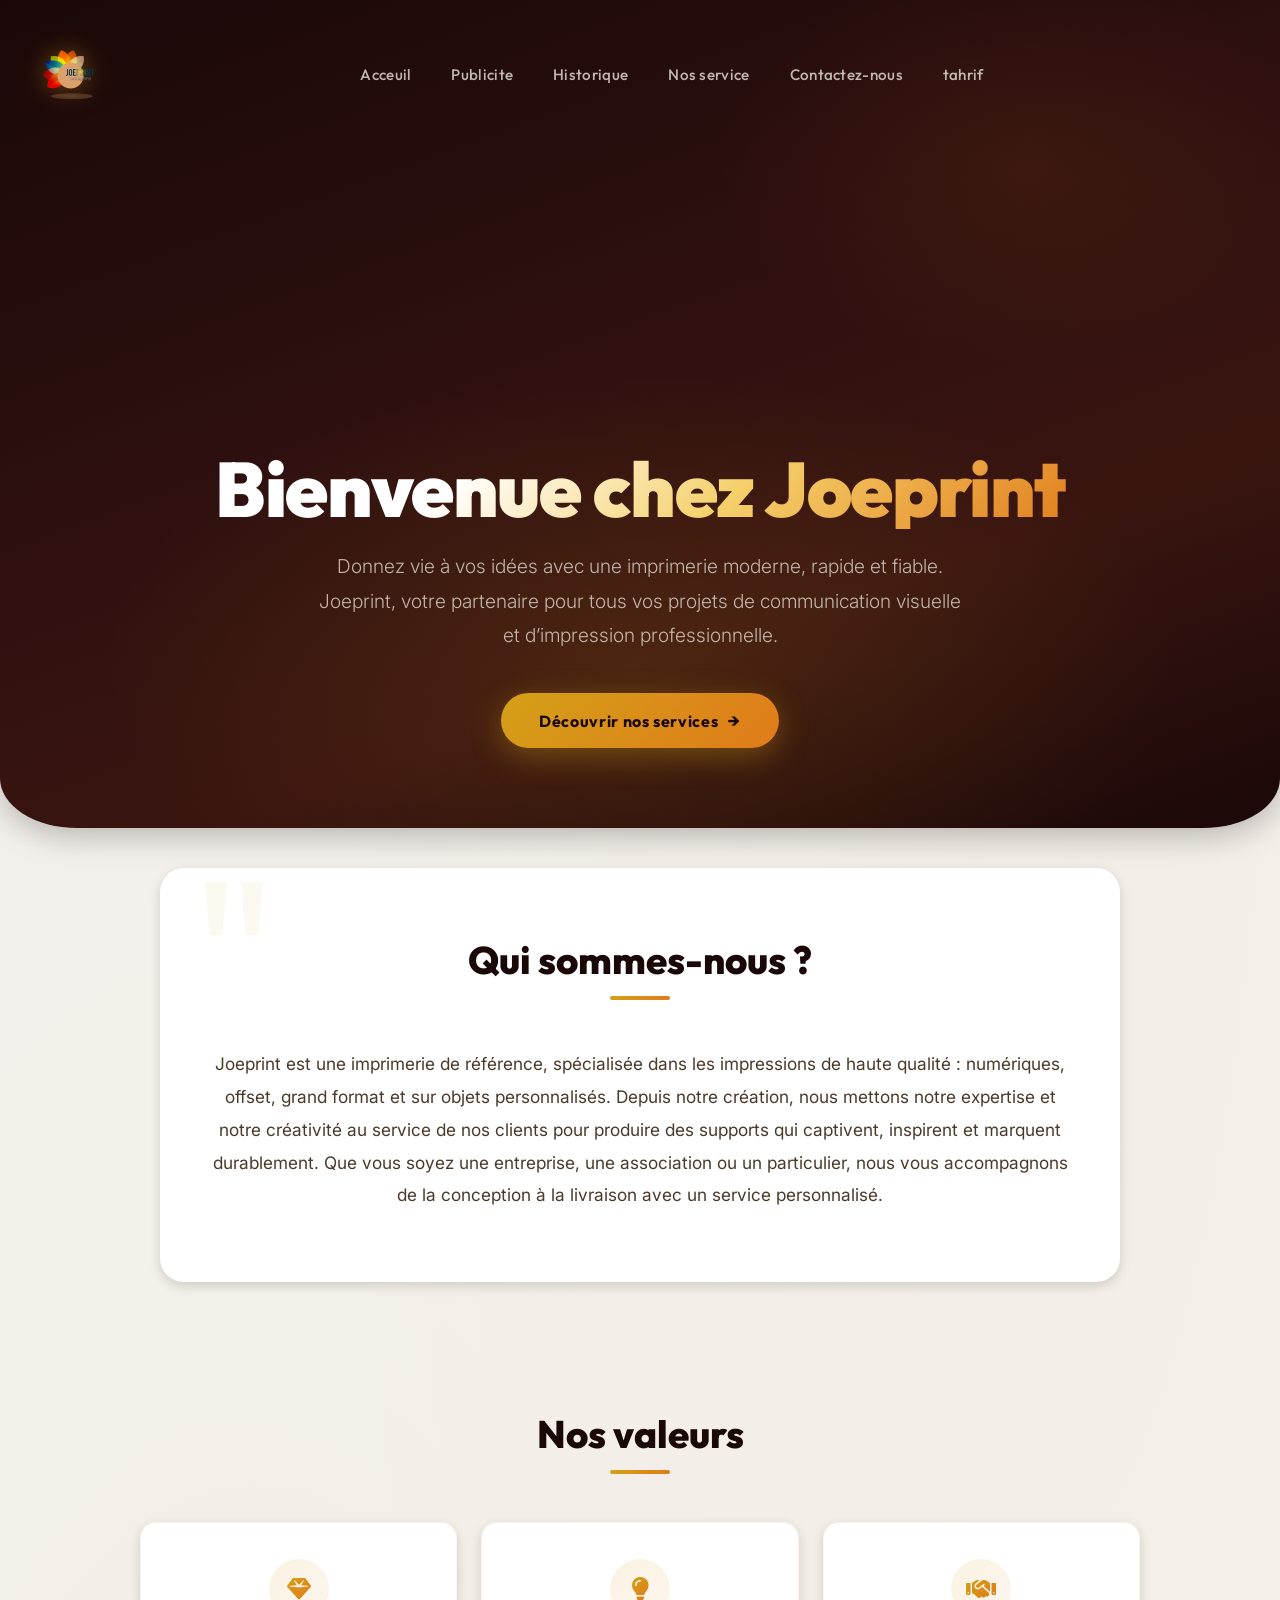
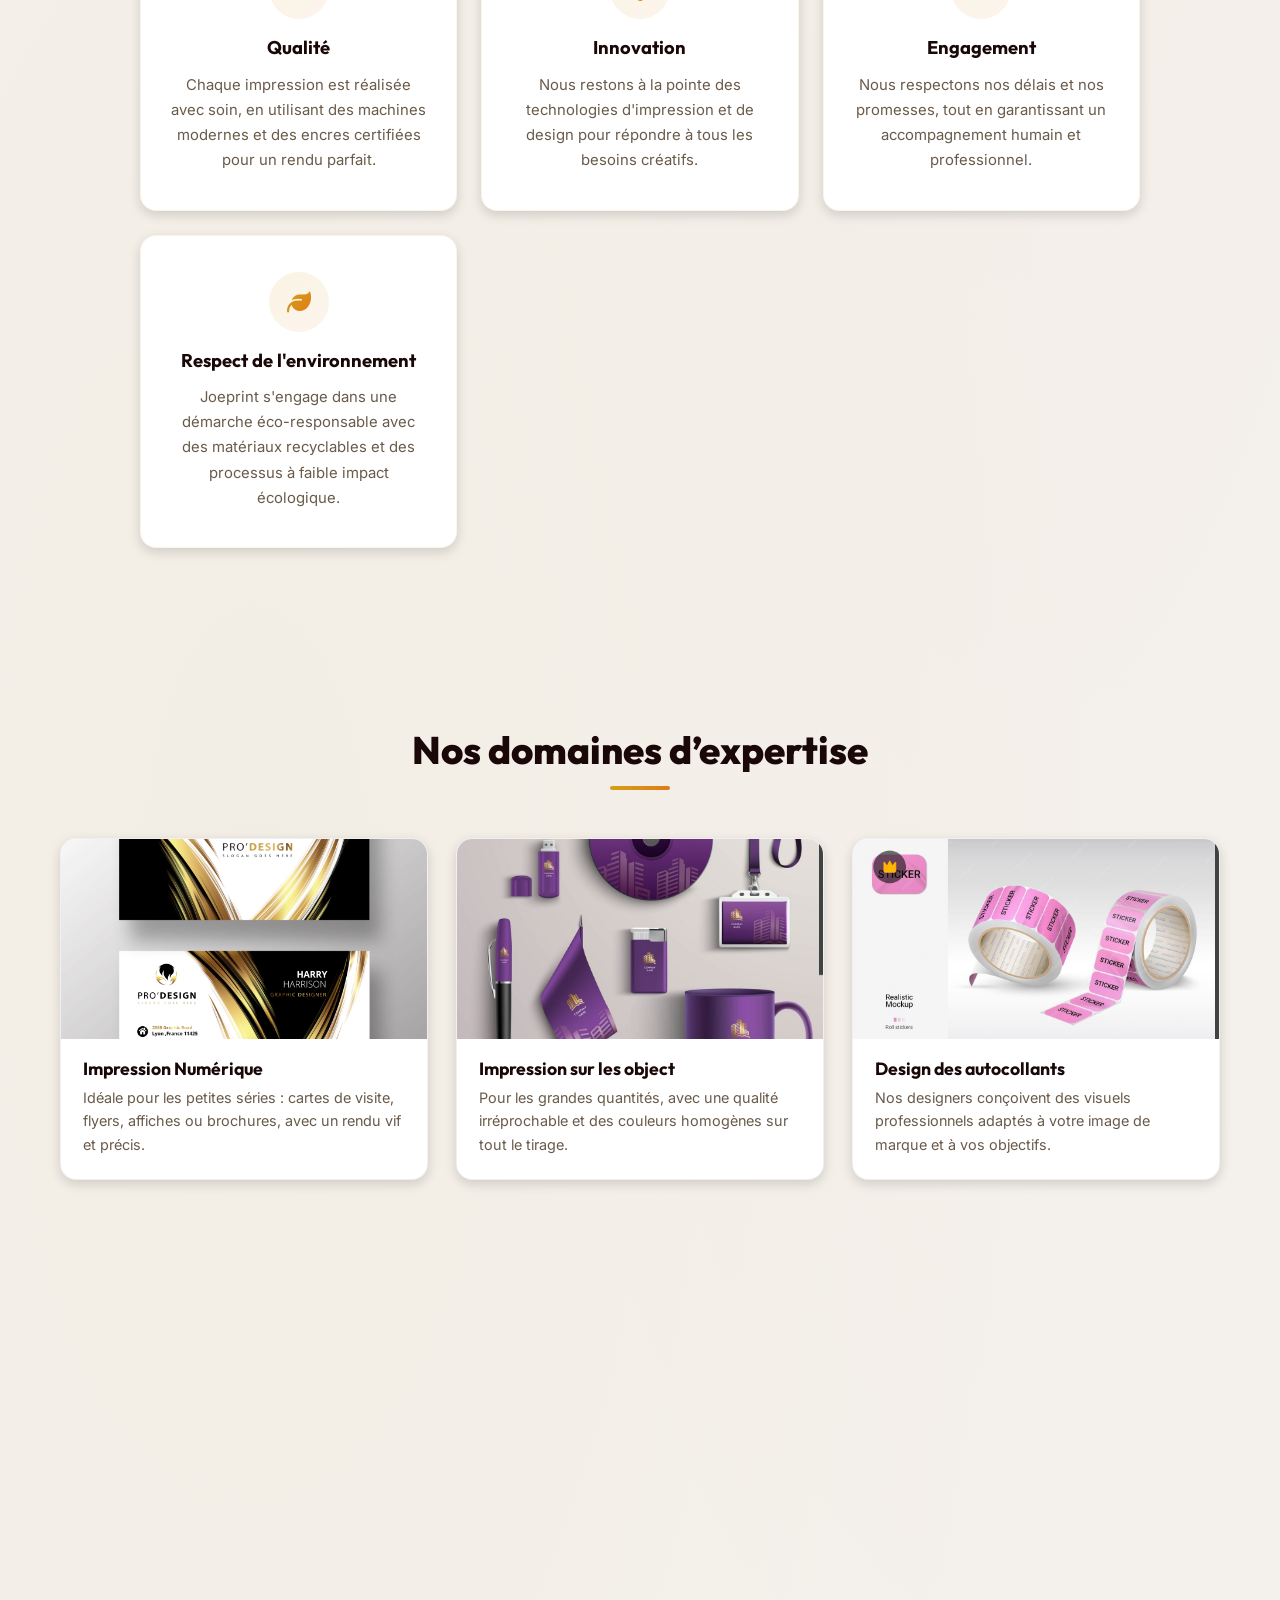
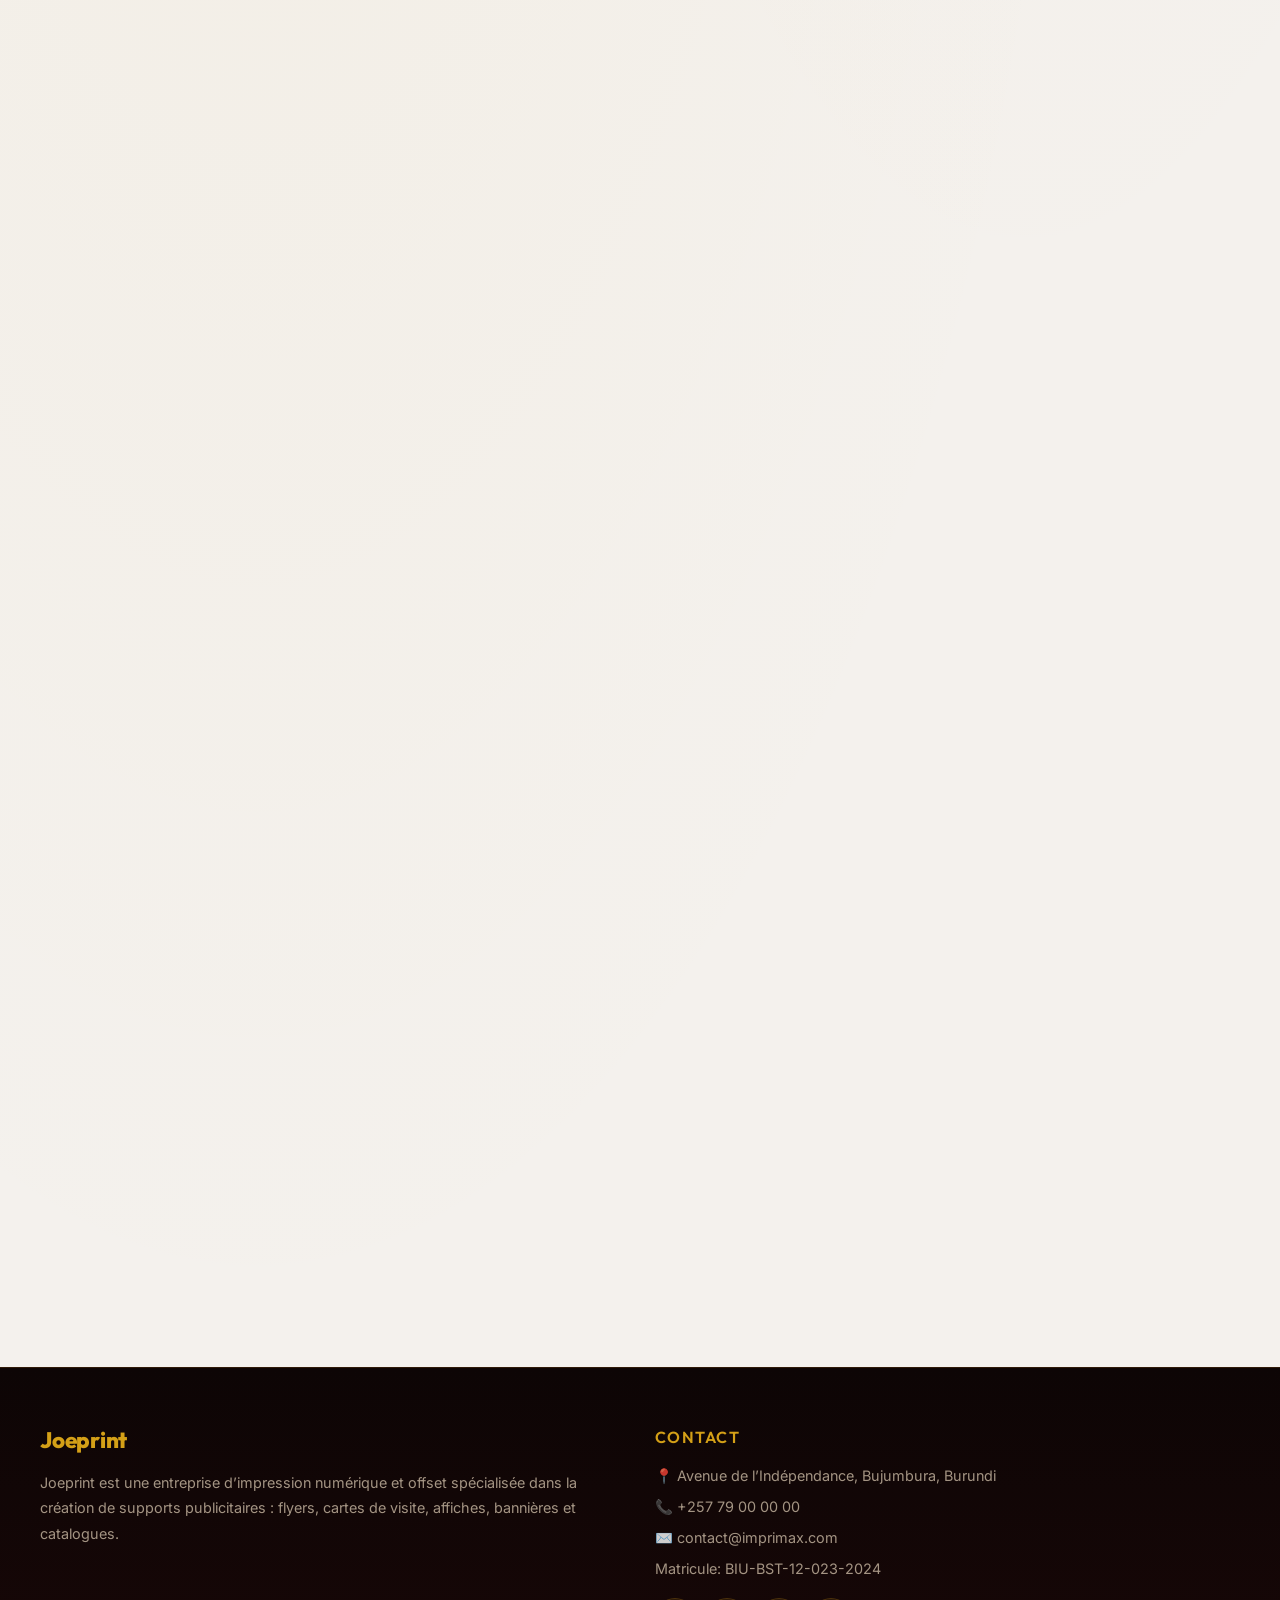
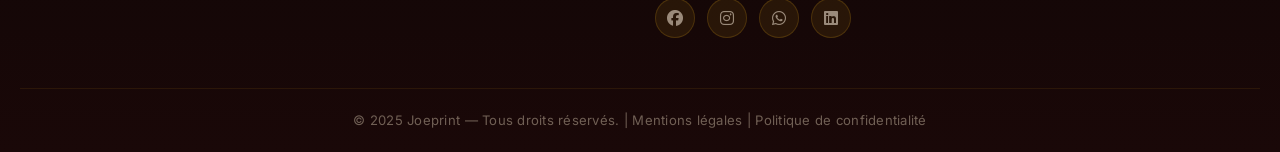
<file: index.html>
<!DOCTYPE html>
<html lang="fr">
<head>
  <meta charset="UTF-8" />
  <meta name="viewport" content="width=device-width, initial-scale=1.0" />
  <meta name="description" content="Joeprint – Votre imprimerie professionnelle à Bujumbura. Impression numérique, offset, grand format et objets personnalisés." />
  <title>Joeprint – Imprimerie Professionnelle</title>
  <link rel="preconnect" href="https://fonts.googleapis.com">
  <link rel="preconnect" href="https://fonts.gstatic.com" crossorigin>
  <link href="https://fonts.googleapis.com/css2?family=Outfit:wght@300;400;500;600;700;800;900&family=Inter:wght@300;400;500;600&display=swap" rel="stylesheet">
  <link rel="stylesheet" href="https://cdnjs.cloudflare.com/ajax/libs/font-awesome/6.5.0/css/all.min.css">
  <link rel="stylesheet" href="./Styles/Allstyle.css">
  <link rel="stylesheet" href="./Styles/mediastyle.css">
</head>
<body>

  <!-- HEADER -->
  <header class="tete">

    <div class="head">
      <div class="log"><img src="./images/My logo.png" alt="" class="ph"></div>

        <div class="head1">
            <a href="../IMPRIMERIE/index.html" class="link">Acceuil</a>
            <a href="./htmls/publicite.html" class="link">Publicite</a>
            <a href="./htmls/historique.html" class="link">Historique</a>
            <a href="./htmls/Nos_services.html" class="link">Nos service</a>
            <a href="./htmls/contacter_nous.html" class="link"> Contactez-nous</a>
            <a href="./htmls/taharif.html" class="link">tahrif</a>
        </div>

        <div></div>

      </div>
  <div class="hhead2">
    <div class="nav1">
      <a href="../index.html" class="link3">Acceuil</a><!--objectif-->
      <a href="./htmls/publicite.html" class="link3">Publicite</a>
      <a href="./htmls/historique.html" class="link3">Historique</a>
      <a href="./htmls/Nos_services.html" class="link3">Nos service</a>
    </div>

    <div class="nav2">
      <a href="./htmls/contacter_nous.html" class="link2"> Contactez-nous</a>
      <a href="./htmls/taharif.html" class="link2">tarifs</a>
    </div>
  </div>

    <h1>Bienvenue chez Joeprint</h1>
    <p>
      Donnez vie à vos idées avec une imprimerie moderne, rapide et fiable.  
      Joeprint, votre partenaire pour tous vos projets de communication visuelle et d’impression professionnelle.
    </p>
    <a href="./htmls/Nos_services.html" class="linc">Découvrir nos services</a>
  </header>

  <!-- A PROPOS -->
  <section class="about">
    <h2>Qui sommes-nous ?</h2>
    <p>
      Joeprint est une imprimerie de référence, spécialisée dans les impressions de haute qualité : numériques, offset, 
      grand format et sur objets personnalisés.  
      Depuis notre création, nous mettons notre expertise et notre créativité au service de nos clients pour produire des supports 
      qui captivent, inspirent et marquent durablement.  
      Que vous soyez une entreprise, une association ou un particulier, nous vous accompagnons de la conception à la livraison 
      avec un service personnalisé.
    </p>
  </section>

  <!-- NOS VALEURS -->
  <section>
    <h2>Nos valeurs</h2>
    <div class="values">
      <div class="value">
        <div class="value-icon"><i class="fas fa-gem"></i></div>
        <h3>Qualité</h3>
        <p>Chaque impression est réalisée avec soin, en utilisant des machines modernes et des encres certifiées pour un rendu parfait.</p>
      </div>
      <div class="value">
        <div class="value-icon"><i class="fas fa-lightbulb"></i></div>
        <h3>Innovation</h3>
        <p>Nous restons à la pointe des technologies d'impression et de design pour répondre à tous les besoins créatifs.</p>
      </div>
      <div class="value">
        <div class="value-icon"><i class="fas fa-handshake"></i></div>
        <h3>Engagement</h3>
        <p>Nous respectons nos délais et nos promesses, tout en garantissant un accompagnement humain et professionnel.</p>
      </div>
      <div class="value">
        <div class="value-icon"><i class="fas fa-leaf"></i></div>
        <h3>Respect de l'environnement</h3>
        <p>Joeprint s'engage dans une démarche éco-responsable avec des matériaux recyclables et des processus à faible impact écologique.</p>
      </div>
    </div>
  </section>

  <!-- SERVICES EN BREF -->
  <section class="services-preview">
    <h2>Nos domaines d’expertise</h2>
    <div class="service-grid">
      <div class="service-item">
        <img src="./les carte/luxury_psd_hand_sketch_business_card_template.jpg" alt="Impression numérique">
        <h3>Impression Numérique</h3>
        <p>Idéale pour les petites séries : cartes de visite, flyers, affiches ou brochures, avec un rendu vif et précis.</p>
      </div>
      <div class="service-item">
        <img src="./objects/Screenshot_20251112-100624.jpg" alt="Impression Offset">
        <h3>Impression sur les object</h3>
        <p>Pour les grandes quantités, avec une qualité irréprochable et des couleurs homogènes sur tout le tirage.</p>
      </div>
      <div class="service-item">
        <img src="./lesColan/Screenshot_20251112-092055.jpg" alt="Design graphique">
        <h3>Design des autocollants</h3>
        <p>Nos designers conçoivent des visuels professionnels adaptés à votre image de marque et à vos objectifs.</p>
      </div>
      <div class="service-item">
        <img src="./sur les tissu/Screenshot_20251112-093823.jpg" alt="Grand format">
        <h3>Impression Grand Format</h3>
        <p>Bannières, panneaux publicitaires et enseignes, imprimés en très haute définition pour un impact visuel maximal.</p>
      </div>
    </div>
  </section>

  <!-- ENGAGEMENT ECO -->
  <section class="eco">
    <h3>Un engagement pour un futur plus vert 🌱</h3>
    <p>
      Chez Joeprint, nous croyons qu’imprimer peut aussi rimer avec respect de la planète.  
      C’est pourquoi nous utilisons des papiers recyclés, des encres écologiques et optimisons nos processus pour réduire les déchets.  
      Ensemble, faisons de la communication visuelle un outil responsable.
    </p>
  </section>

  <!-- TÉMOIGNAGES -->
  <section class="testimonials">
    <h2>Ils nous font confiance</h2>

    <div class="testimonials-grid">
      
      <div class="testimonial">
        <p>“Service impeccable ! J’ai fait imprimer mes catalogues chez Joeprint et le résultat dépasse mes attentes.”</p>
        <h4>— Sarah K., entrepreneure</h4>
      </div>

      <div class="testimonial">
        <p>“Des impressions de qualité et une équipe à l’écoute. Je recommande à 100 % !”</p>
        <h4>— Julien M., graphiste indépendant</h4>
      </div>


      <div class="testimonial">
        <p>“Joeprint a pris en charge toute ma campagne publicitaire, du design à l’impression. Excellent travail !”</p>
        <h4>— Agence NovaCom</h4>
      </div>
      
    </div>
  </section>

  <!-- CTA -->
   
  <div class="cta">
    <h2>Prêt à imprimer vos idées ?</h2>
    <a href="./htmls/Nos_services.html" class="linccc">Explorer nos services</a>
    <a href="./htmls/designers.html" class="linccc">Rencontrer nos Designers</a>
  </div>

  <!-- moble -->
  <div class="ctaa">
    <h1>Prêt à imprimer vos idées ?</h1>
    <div class="ctaa1">
    <a href="./htmls/Nos_services.html" class="linccc">Explorer nos services</a>
    <a href="./htmls/designers.html" class="linccc">Rencontrer nos Designers</a>
  </div>
  </div>




   <!-- ======== DEBUT DU FOOTER ======== -->
  <footer>
    <div class="footer-container">
      <!-- À propos -->
      <div class="footer-section">
        <h3>Joeprint</h3>
        <p>
          Joeprint est une entreprise d’impression numérique et offset spécialisée dans la création
          de supports publicitaires : flyers, cartes de visite, affiches, bannières et catalogues.
        </p>
      </div>

      <!-- Contact -->
      <div class="footer-section">
        <h4>Contact</h4>
        <p>📍 Avenue de l’Indépendance, Bujumbura, Burundi</p>
        <p>📞 +257 79 00 00 00</p>
        <p>✉️ contact@imprimax.com</p>
        <p>Matricule: BIU-BST-12-023-2024</p>
        <div class="social-icons">
          <a href="#"><i class="fab fa-facebook"></i></a>
          <a href="#"><i class="fab fa-instagram"></i></a>
          <a href="#"><i class="fab fa-whatsapp"></i></a>
          <a href="#"><i class="fab fa-linkedin"></i></a>
        </div>
      </div>
    </div>





    <!-- ======== pour le mobile ======== -->
     <div class="footer-containe">
      <!-- À propos -->
      <div class="footer-section">
        <h3>Joeprint</h3>
        <p>
          Joeprint est une entreprise d’impression numérique et offset spécialisée dans la création
          de supports publicitaires : flyers, cartes de visite, affiches, bannières et catalogues.
        </p>
      </div>

      <!-- Liens rapides -->
      <div class="footer-section footer-links">
        <h4>Liens rapides</h4>
        <ul>
            <li><a href="./index.html" class="link">Acceuil</a></li><!--objectif-->
            <li><a href="./htmls/publicite.html" class="link">Publicite</a></li>
            <li><a href="./htmls/historique.html" class="link">Historique</a></li>
            <li><a href="./htmls/Nos_services.html" >Nos service</a></li>
            <li><a href="./htmls/contacter_nous.html" >contacter_nous</a></li>
        </ul>
      </div>
      <!-- Contact -->
      <div class="footer-section">
        <h4>Contact</h4>
        <p>📍 Avenue de l’Indépendance, Bujumbura, Burundi</p>
        <p>📞 +257 79 00 00 00</p>
        <p>✉️ contact@imprimax.com</p>
        <p>Matricule: BIU-BST-12-023-2024</p>
        <div class="social-icons">
          <a href="#"><i class="fab fa-facebook"></i></a>
          <a href="#"><i class="fab fa-instagram"></i></a>
          <a href="#"><i class="fab fa-whatsapp"></i></a>
          <a href="#"><i class="fab fa-linkedin"></i></a>
        </div>
      </div>
    </div>

    <div class="footer-bottom">
      <p>© 2025 Joeprint — Tous droits réservés. | Mentions légales | Politique de confidentialité</p>
    </div>
  </footer>
  <!-- ======== FIN DU FOOTER ======== -->

  <script>
    // Scroll Reveal Animation
    const revealElements = document.querySelectorAll('section, .cta, .eco, .testimonials');
    const observer = new IntersectionObserver((entries) => {
      entries.forEach((entry, i) => {
        if (entry.isIntersecting) {
          setTimeout(() => {
            entry.target.classList.add('visible');
            entry.target.style.opacity = '1';
            entry.target.style.transform = 'translateY(0)';
          }, i * 80);
          observer.unobserve(entry.target);
        }
      });
    }, { threshold: 0.1 });

    revealElements.forEach(el => {
      el.style.opacity = '0';
      el.style.transform = 'translateY(30px)';
      el.style.transition = 'opacity 0.65s ease, transform 0.65s ease';
      observer.observe(el);
    });

    // Value cards stagger
    const valueCards = document.querySelectorAll('.value, .service-item, .testimonial');
    const cardObserver = new IntersectionObserver((entries) => {
      entries.forEach((entry, i) => {
        if (entry.isIntersecting) {
          setTimeout(() => {
            entry.target.style.opacity = '1';
            entry.target.style.transform = 'translateY(0)';
          }, i * 100);
          cardObserver.unobserve(entry.target);
        }
      });
    }, { threshold: 0.1 });

    valueCards.forEach(el => {
      el.style.opacity = '0';
      el.style.transform = 'translateY(25px)';
      el.style.transition = 'opacity 0.5s ease, transform 0.5s ease';
      cardObserver.observe(el);
    });
  </script>

</body>
</html>
</file>
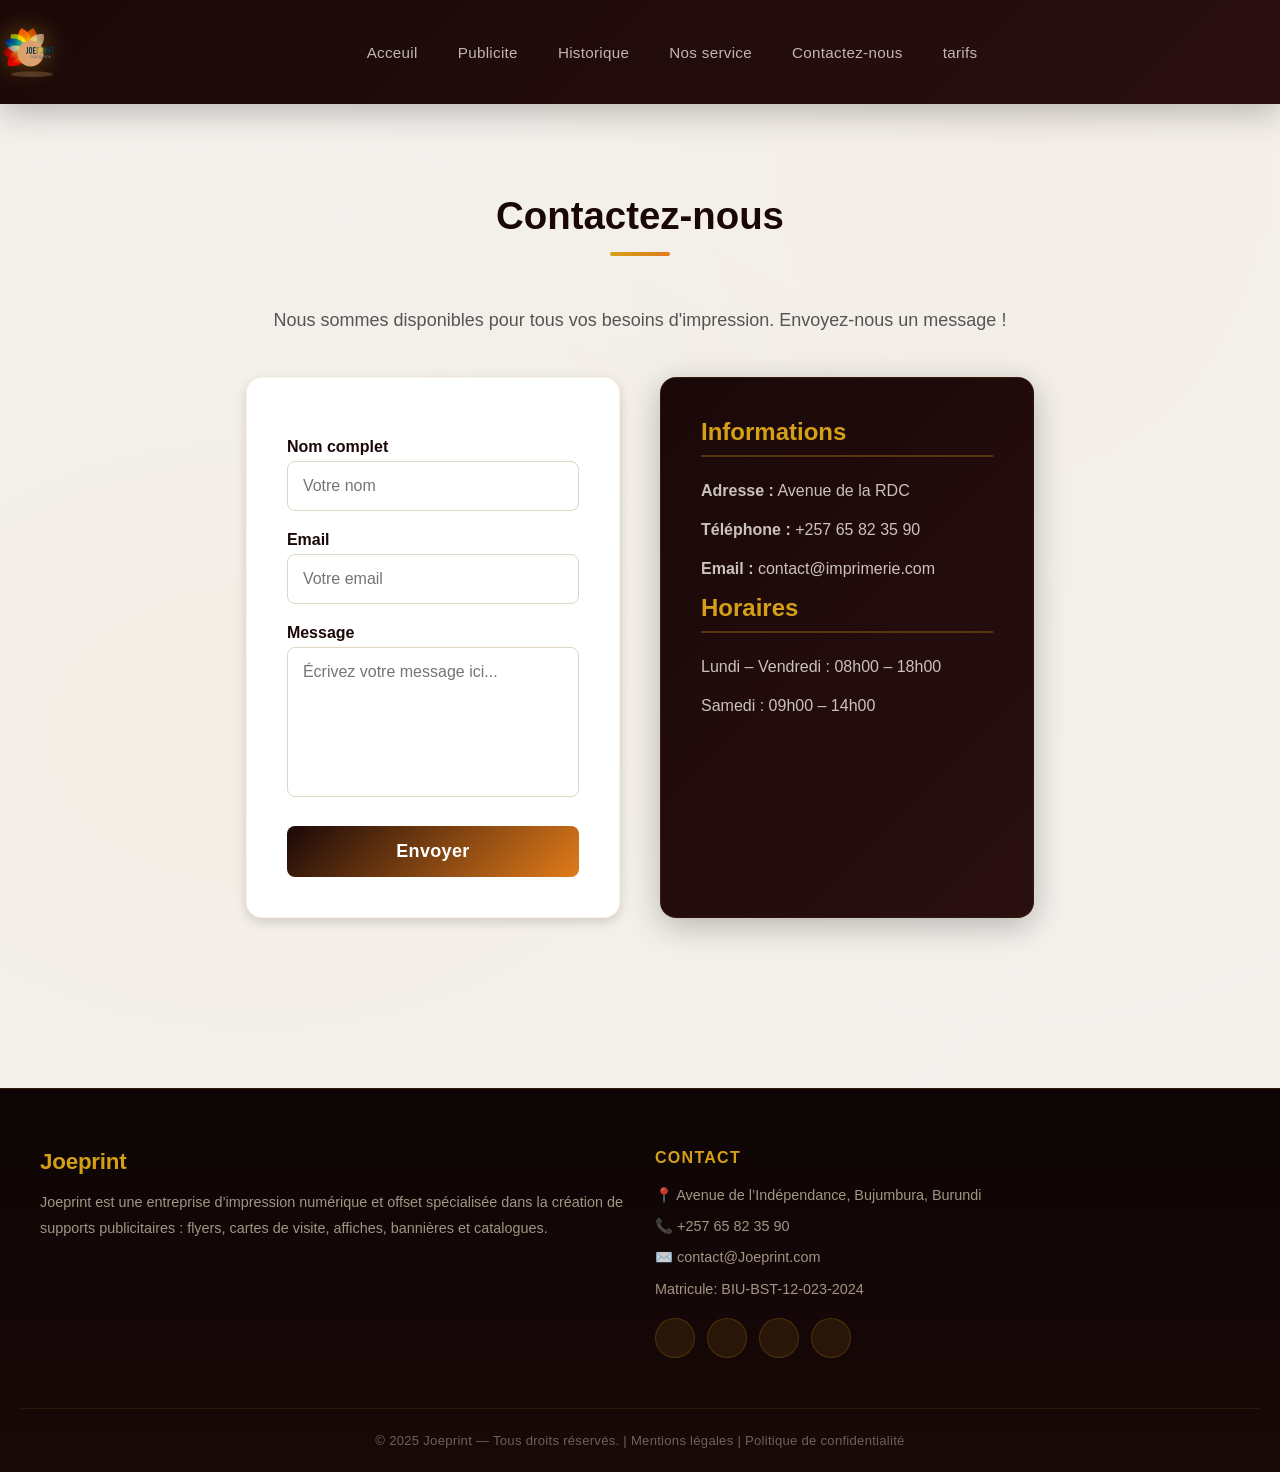
<file: htmls/contacter_nous.html>
<!DOCTYPE html>
<html lang="fr">

<head>
  <meta charset="UTF-8">
  <meta name="viewport" content="width=device-width, initial-scale=1.0">
  <title>Contactez-nous - Imprimerie</title>
  <link rel="stylesheet" href="../Styles/Allstyle.css">
  <link rel="stylesheet" href="../Styles/mediastyle.css">
</head>

<body>
  <header class="tetepub">
    <div class="head22">
      <div class="log"><img src="../images/My logo.png" alt="" class="ph"></div>

      <div class="head1">
        <a href="../index.html" class="link">Acceuil</a><!--objectif-->
        <a href="publicite.html" class="link">Publicite</a>
        <a href="./historique.html" class="link">Historique</a>
        <a href="Nos_services.html" class="link">Nos service</a><!--nos contact,nos partainere-->
        <a href="./contacter_nous.html" class="link"> Contactez-nous</a>
        <a href="../htmls/taharif.html" class="link">tarifs</a>
      </div>

      <div></div>
    </div>
  </header>
  <div class="hhead1">
    <div class="nav1">
      <a href="../index.html" class="link3">Acceuil</a><!--objectif-->
      <a href="publicite.html" class="link3">Publicite</a>
      <a href="./historique.html" class="link3">Historique</a>
      <a href="./Nos_services.html" class="link3">Nos service</a>
    </div>

    <div class="nav2">
      <a href="./contacter_nous.html" class="link2"> Contactez-nous</a>
      <a href="../htmls/taharif.html" class="link2">tarifs</a>
    </div>

  </div>

  <section class="contact-section">
    <h2 class="gg">Contactez-nous</h2>
    <p class="subtitle">Nous sommes disponibles pour tous vos besoins d'impression. Envoyez-nous un message !</p>

    <div class="contact-container">

      <!-- FORMULAIRE DE CONTACT -->
      <form class="contact-form">
        <label>Nom complet</label>
        <input type="text" placeholder="Votre nom">

        <label>Email</label>
        <input type="email" placeholder="Votre email">

        <label>Message</label>
        <textarea placeholder="Écrivez votre message ici..."></textarea>

        <button type="submit">Envoyer</button>
      </form>

      <!-- INFORMATIONS DE CONTACT -->
      <div class="contact-info">
        <h3>Informations</h3>
        <p><strong>Adresse :</strong> Avenue de la RDC</p>
        <p><strong>Téléphone :</strong> +257 65 82 35 90</p>
        <p><strong>Email :</strong> contact@imprimerie.com</p>

        <h3>Horaires</h3>
        <p>Lundi – Vendredi : 08h00 – 18h00</p>
        <p>Samedi : 09h00 – 14h00</p>
      </div>

    </div>
  </section>

  <!-- ======== DEBUT DU FOOTER ======== -->
  <footer>
    <div class="footer-container">
      <!-- À propos -->
      <div class="footer-section">
        <h3>Joeprint</h3>
        <p>
          Joeprint est une entreprise d’impression numérique et offset spécialisée dans la création
          de supports publicitaires : flyers, cartes de visite, affiches, bannières et catalogues.
        </p>
      </div>

      <!-- Liens rapides -->

      <!----------------- Liens rapides --------------->


      <!-- Contact -->
      <div class="footer-section">
        <h4>Contact</h4>
        <p>📍 Avenue de l’Indépendance, Bujumbura, Burundi</p>
        <p>📞 +257 65 82 35 90</p>
        <p>✉️ contact@Joeprint.com</p>
        <p>Matricule: BIU-BST-12-023-2024</p>
        <div class="social-icons">
          <a href="#"><i class="fab fa-facebook"></i></a>
          <a href="#"><i class="fab fa-instagram"></i></a>
          <a href="#"><i class="fab fa-whatsapp"></i></a>
          <a href="#"><i class="fab fa-linkedin"></i></a>
        </div>
      </div>
    </div>





    <!-- ======== pour le mobile ======== -->
    <div class="footer-containe">
      <!-- À propos -->
      <div class="footer-section">
        <h3>Joeprint</h3>
        <p>
          Joeprint est une entreprise d’impression numérique et offset spécialisée dans la création
          de supports publicitaires : flyers, cartes de visite, affiches, bannières et catalogues.
        </p>
      </div>

      <!-- Liens rapides -->
      <div class="footer-section footer-links">
        <h4>Liens rapides</h4>
        <ul>
          <li><a href="../index.html">Acceuil</a></li><!--objectif-->
          <li><a href="publicite.html">Publicite</a></li>
          <li><a href="historique.html">Historique</a></li>
          <li><a href="Nos_services.html">Nos service</a></li>
        </ul>
      </div>
      <!-- Contact -->
      <div class="footer-section">
        <h4>Contact</h4>
        <p>📍 Avenue de l’Indépendance, Bujumbura, Burundi</p>
        <p>📞 +257 79 00 00 00</p>
        <p>✉️ contact@imprimax.com</p>
        <p>Matricule: BIU-BST-12-023-2024</p>
        <div class="social-icons">
          <a href="#"><i class="fab fa-facebook"></i></a>
          <a href="#"><i class="fab fa-instagram"></i></a>
          <a href="#"><i class="fab fa-whatsapp"></i></a>
          <a href="#"><i class="fab fa-linkedin"></i></a>
        </div>
      </div>
    </div>

    <div class="footer-bottom">
      <p>© 2025 Joeprint — Tous droits réservés. | Mentions légales | Politique de confidentialité</p>
    </div>
  </footer>
  <!-- ======== FIN DU FOOTER ======== -->

</body>

</html>
</file>
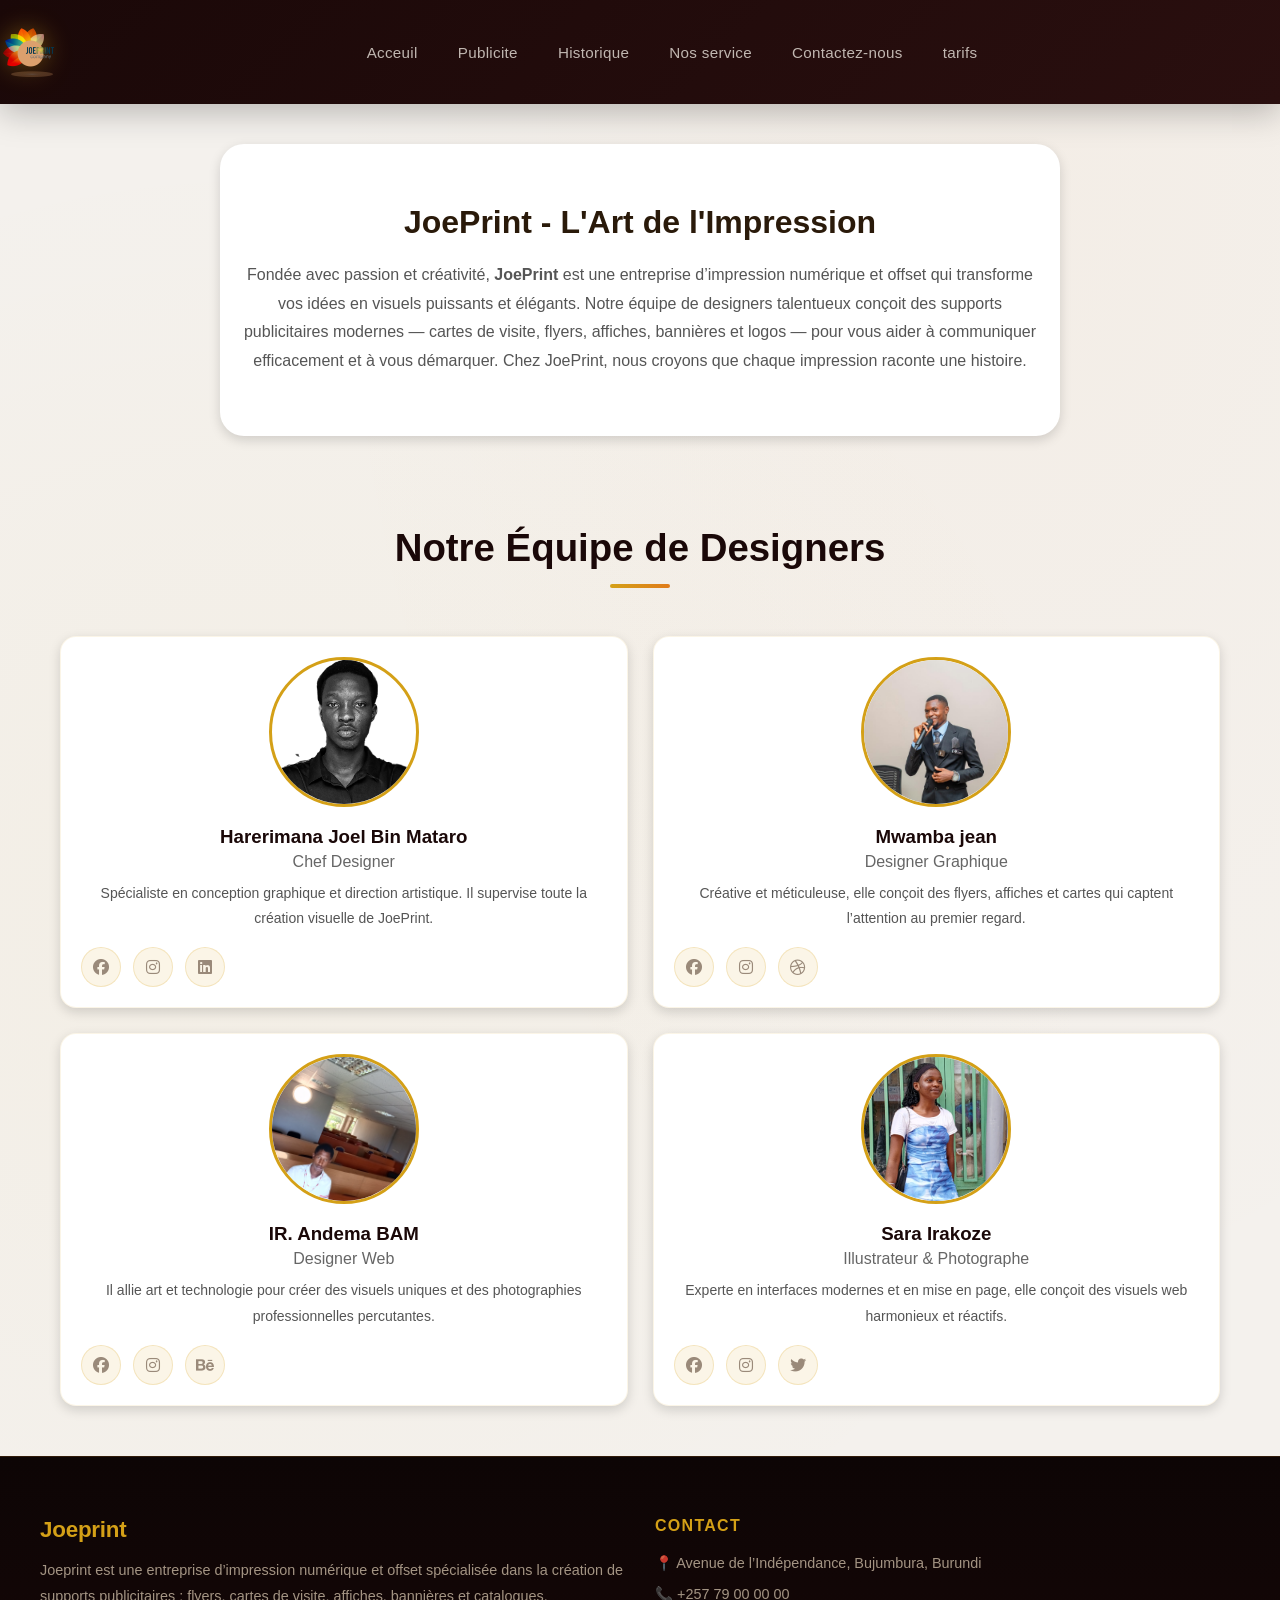
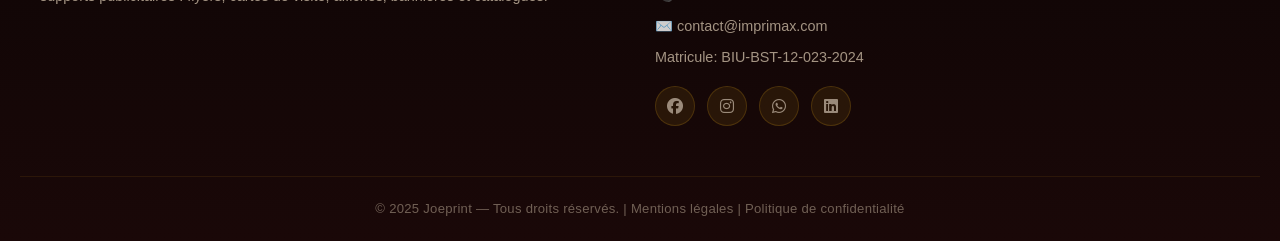
<file: htmls/designers.html>
<!DOCTYPE html>
<html lang="fr">
<head>
  <meta charset="UTF-8">
  <meta name="viewport" content="width=device-width, initial-scale=1.0">
  <title>Nos Designers - JoePrint</title>

  <!-- Font Awesome pour les icônes -->
  <link rel="stylesheet" href="https://cdnjs.cloudflare.com/ajax/libs/font-awesome/6.5.0/css/all.min.css">
<link rel="stylesheet" href="../Styles/Allstyle.css">
<link rel="stylesheet" href="../Styles/mediastyle.css">
</head>
<body>

    <header class="tetepub">
<div class="head22">
      <div class="log"><img src="../images/My logo.png" alt="" class="ph"></div>

        <div class="head1">
            <a href="../index.html" class="link">Acceuil</a><!--objectif-->
            <a href="publicite.html" class="link">Publicite</a>
            <a href="historique.html" class="link">Historique</a>
            <a href="Nos_services.html" class="link">Nos service</a><!--nos contact,nos partainere-->
            <a href="./contacter_nous.html" class="link"> Contactez-nous</a>
            <a href="./htmls/taharif.html" class="link">tarifs</a>
        </div>

        <div></div>
      </div>
    </header>
  <!-- ===== PRESENTATION DE L’ENTREPRISE ===== -->
  <section class="about-section">
    <h1>JoePrint - L'Art de l'Impression</h1>
    <p>
      Fondée avec passion et créativité, <strong>JoePrint</strong> est une entreprise d’impression numérique et offset 
      qui transforme vos idées en visuels puissants et élégants.  
      Notre équipe de designers talentueux conçoit des supports publicitaires modernes — cartes de visite, flyers, affiches, bannières et logos — 
      pour vous aider à communiquer efficacement et à vous démarquer.  
      Chez JoePrint, nous croyons que chaque impression raconte une histoire.
    </p>
  </section>

  <!-- ===== SECTION DES DESIGNERS ===== -->
  <section class="designers-section">
    <h2>Notre Équipe de Designers</h2>
    <div class="designers-grid">

      <!-- Designer 1 -->
      <div class="designer-card">
        <img src="../images/joel.png" alt="Alexandre Ndayisenga">
        <h3>Harerimana Joel Bin Mataro</h3>
        <h4>Chef Designer</h4>
        <p>Spécialiste en conception graphique et direction artistique. Il supervise toute la création visuelle de JoePrint.</p>
        <div class="social-icons">
          <a href="#"><i class="fab fa-facebook"></i></a>
          <a href="#"><i class="fab fa-instagram"></i></a>
          <a href="#"><i class="fab fa-linkedin"></i></a>
        </div>
      </div>

      <!-- Designer 2 -->
      <div class="designer-card">
        <img src="../images/IMG-20251101-WA0016.jpg" alt="Aline Manirakiza">
        <h3>Mwamba jean</h3>
        <h4>Designer Graphique</h4>
        <p>Créative et méticuleuse, elle conçoit des flyers, affiches et cartes qui captent l’attention au premier regard.</p>
        <div class="social-icons">
          <a href="#"><i class="fab fa-facebook"></i></a>
          <a href="#"><i class="fab fa-instagram"></i></a>
          <a href="#"><i class="fab fa-dribbble"></i></a>
        </div>
      </div>

      <!-- Designer 3 -->
      <div class="designer-card">
        <img src="../images/IMG_20251027_123947_570.jpg" alt="IR.ANDEMA BAM">
        <h3>IR. Andema BAM</h3>
        <h4>Designer Web</h4>
        <p>Il allie art et technologie pour créer des visuels uniques et des photographies professionnelles percutantes.</p>
        <div class="social-icons">
          <a href="#"><i class="fab fa-facebook"></i></a>
          <a href="#"><i class="fab fa-instagram"></i></a>
          <a href="#"><i class="fab fa-behance"></i></a>
        </div>
      </div>

      <!-- Designer 4 -->
      <div class="designer-card">
        <img src="../images/IMG_20251026_134241_614.jpg" alt="Sara Irakoze">
        <h3>Sara Irakoze</h3>
        <h4>Illustrateur & Photographe</h4>
        <p>Experte en interfaces modernes et en mise en page, elle conçoit des visuels web harmonieux et réactifs.</p>
        <div class="social-icons">
          <a href="#"><i class="fab fa-facebook"></i></a>
          <a href="#"><i class="fab fa-instagram"></i></a>
          <a href="#"><i class="fab fa-twitter"></i></a>
        </div>
      </div>

    </div>
  </section>

   <!-- ======== DEBUT DU FOOTER ======== -->
  <footer>
    <div class="footer-container">
      <!-- À propos -->
      <div class="footer-section">
        <h3>Joeprint</h3>
        <p>
          Joeprint est une entreprise d’impression numérique et offset spécialisée dans la création
          de supports publicitaires : flyers, cartes de visite, affiches, bannières et catalogues.
        </p>
      </div>

      <!-- Liens rapides -->
      
      <!----------------- Liens rapides --------------->
     

      <!-- Contact -->
      <div class="footer-section">
        <h4>Contact</h4>
        <p>📍 Avenue de l’Indépendance, Bujumbura, Burundi</p>
        <p>📞 +257 79 00 00 00</p>
        <p>✉️ contact@imprimax.com</p>
        <p>Matricule: BIU-BST-12-023-2024</p>
        <div class="social-icons">
          <a href="#"><i class="fab fa-facebook"></i></a>
          <a href="#"><i class="fab fa-instagram"></i></a>
          <a href="#"><i class="fab fa-whatsapp"></i></a>
          <a href="#"><i class="fab fa-linkedin"></i></a>
        </div>
      </div>
    </div>





    <!-- ======== pour le mobile ======== -->
     <div class="footer-containe">
      <!-- À propos -->
      <div class="footer-section">
        <h3>Joeprint</h3>
        <p>
          Joeprint est une entreprise d’impression numérique et offset spécialisée dans la création
          de supports publicitaires : flyers, cartes de visite, affiches, bannières et catalogues.
        </p>
      </div>

      <!-- Liens rapides -->
      <div class="footer-section footer-links">
        <h4>Liens rapides</h4>
        <ul>
            <li><a href="../index.html" >Acceuil</a></li><!--objectif-->
            <li><a href="publicite.html" >Publicite</a></li>
            <li><a href="historique.html" >Historique</a></li>
            <li><a href="Nos_services.html" >Nos service</a></li>
        </ul>
      </div>
      <!-- Contact -->
      <div class="footer-section">
        <h4>Contact</h4>
        <p>📍 Avenue de l’Indépendance, Bujumbura, Burundi</p>
        <p>📞 +257 79 00 00 00</p>
        <p>✉️ contact@imprimax.com</p>
        <p>Matricule: BIU-BST-12-023-2024</p>
        <div class="social-icons">
          <a href="#"><i class="fab fa-facebook"></i></a>
          <a href="#"><i class="fab fa-instagram"></i></a>
          <a href="#"><i class="fab fa-whatsapp"></i></a>
          <a href="#"><i class="fab fa-linkedin"></i></a>
        </div>
      </div>
    </div>

    <div class="footer-bottom">
      <p>© 2025 Joeprint — Tous droits réservés. | Mentions légales | Politique de confidentialité</p>
    </div>
  </footer>
  <!-- ======== FIN DU FOOTER ======== -->


</body>
</html>
</file>
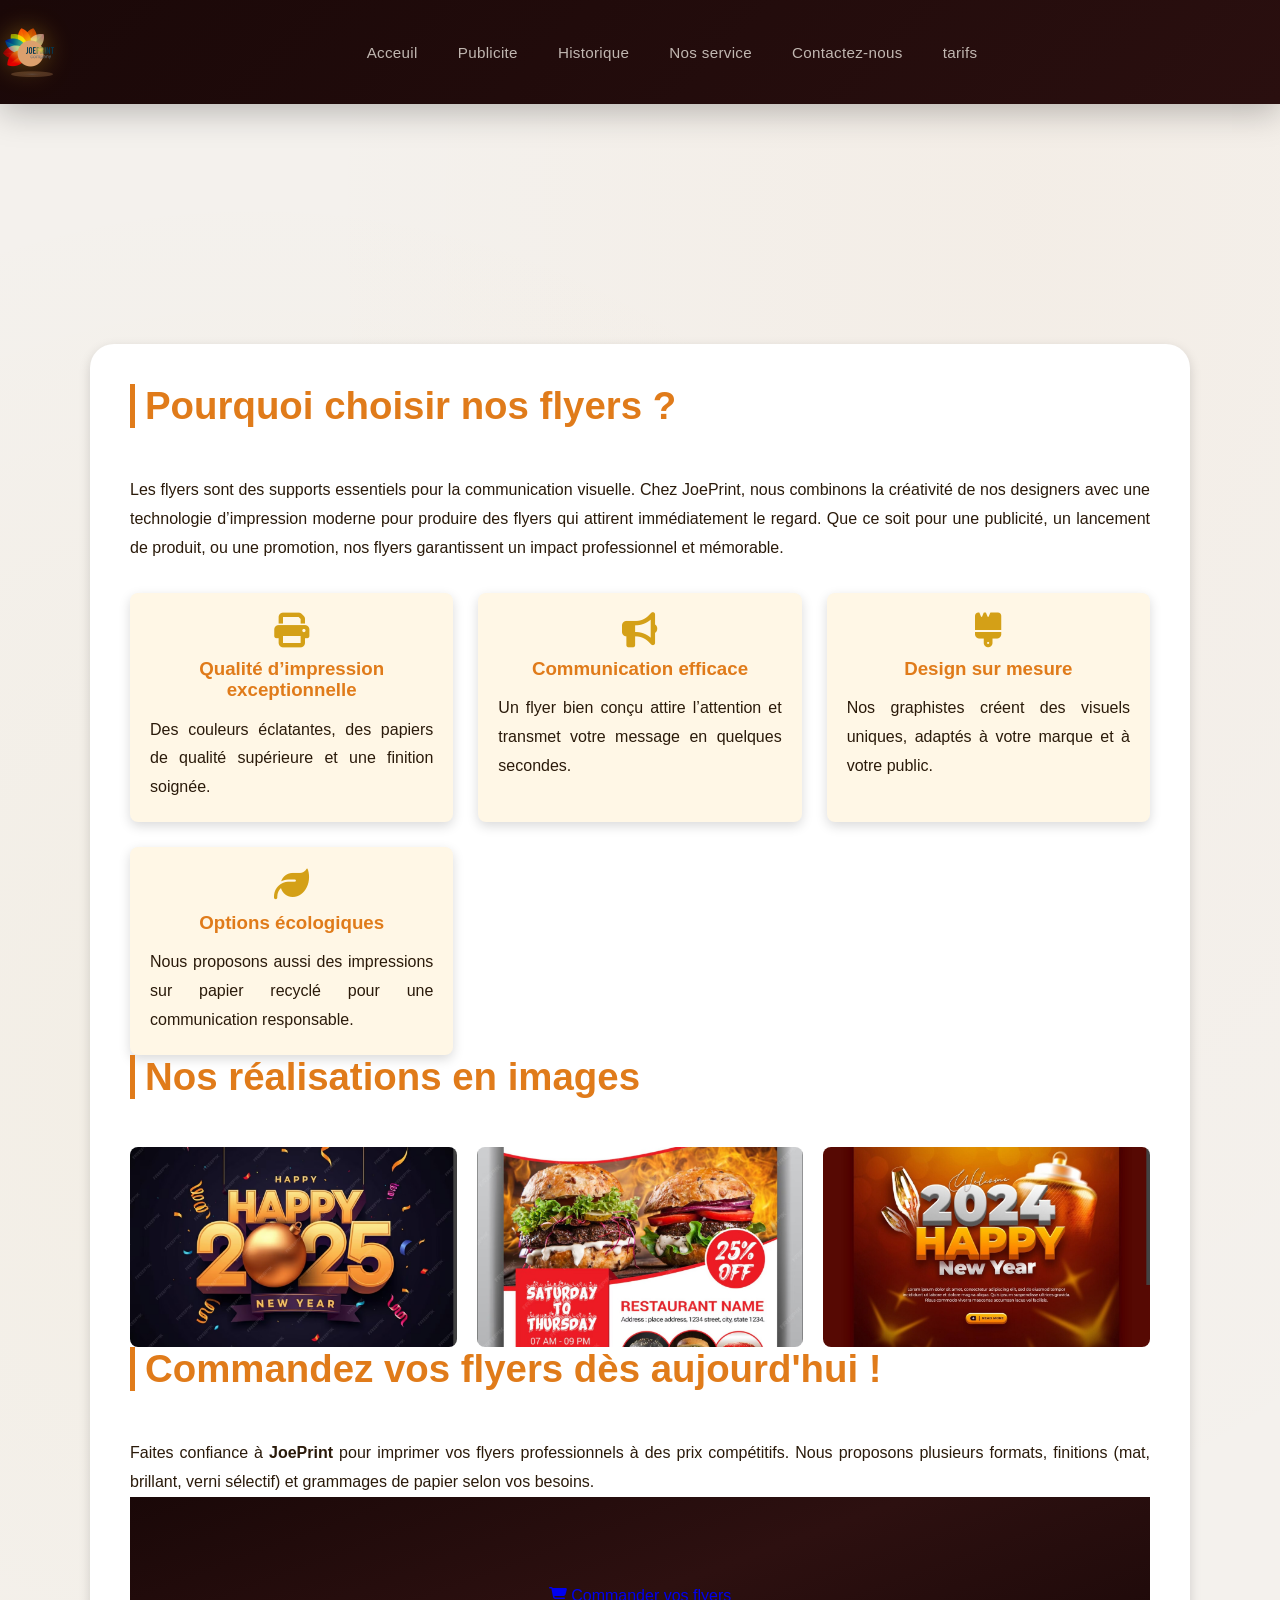
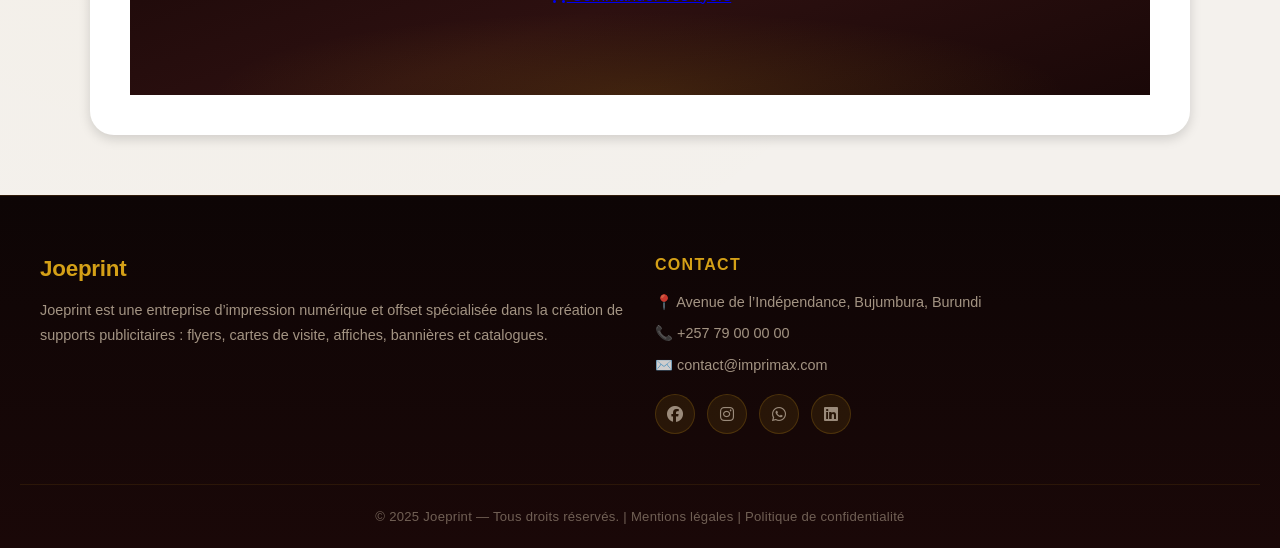
<file: htmls/Flyers.html>
<!DOCTYPE html>
<html lang="fr">
<head>
  <meta charset="UTF-8">
  <meta name="viewport" content="width=device-width, initial-scale=1.0">
  <title>Flyers Publicitaires - JoePrint</title>
  <link rel="stylesheet" href="https://cdnjs.cloudflare.com/ajax/libs/font-awesome/6.5.0/css/all.min.css">
  <link rel="stylesheet" href="../Styles/Allstyle.css">
  <link rel="stylesheet" href="../Styles/mediastyle.css">
</head>
<body>

  <header class="tetepub">
<div class="head22">
      <div class="log"><img src="../images/My logo.png" alt="" class="ph"></div>

        <div class="head1">
            <a href="../index.html" class="link">Acceuil</a><!--objectif-->
            <a href="publicite.html" class="link">Publicite</a>
            <a href="historique.html" class="link">Historique</a>
            <a href="Nos_services.html" class="link">Nos service</a><!--nos contact,nos partainere-->
            <a href="./contacter_nous.html" class="link"> Contactez-nous</a>
            <a href="./htmls/taharif.html" class="link">tarifs</a>
        </div>

        <div></div>
        
      </div>
    </header>
      <section class="hero">
    <div class="le_centre">
        <div class="iteme" style="--i:0deg"><img src="../lesColan/Screenshot_20251112-091453.jpg" alt="" class="ph"></div>
        <div class="iteme" style="--i:60deg"><img src="../lesColan/Screenshot_20251112-092025.jpg" alt="" class="ph"></div>
        <div class="iteme" style="--i:120deg"><img src="../lesColan/Screenshot_20251112-092554.jpg" alt="" class="ph"></div>
        <div class="iteme" style="--i:180deg"><img src="../lesColan/Screenshot_20251112-091616.jpg" alt="" class="ph"></div>
        <div class="iteme" style="--i:240deg"><img src="../lesColan/Screenshot_20251112-092500.jpg" alt="" class="ph"></div>
        <div class="iteme" style="--i:300deg"><img src="../lesColan/colan3.jpg" alt="" class="ph"></div>
    </div>
  </section>
  <!--======== mobile ================----->

<div class="parente">
  <div class="centre">
    <div class="item" style="--i:0deg"><img src="../flyers/Screenshot_20251112-085511.jpg" alt=""></div>
    <div class="item" style="--i:60deg"><img src="../flyers/112.jpg" alt=""></div>
    <div class="item" style="--i:120deg"><img src="../flyers/Screenshot_20251112-090802.jpg" alt=""></div>
    <div class="item" style="--i:180deg"><img src="../flyers/Screenshot_20251112-090802.jpg" alt=""></div>
    <div class="item" style="--i:240deg"><img src="../flyers/Screenshot_20251112-085629.jpg" alt=""></div>
    <div class="item" style="--i:300deg"><img src="../flyers/Screenshot_20251112-085450.jpg" alt=""></div>
    </div>
</div>

  <section class="section">
    <h2>Pourquoi choisir nos flyers ?</h2>
    <p>
      Les flyers sont des supports essentiels pour la communication visuelle. Chez JoePrint, nous combinons la
      créativité de nos designers avec une technologie d’impression moderne pour produire des flyers qui attirent
      immédiatement le regard. Que ce soit pour une publicité, un lancement de produit, ou une promotion, nos flyers
      garantissent un impact professionnel et mémorable.
    </p>

    <div class="features">
      <div class="feature">
        <i class="fa-solid fa-print"></i>
        <h3>Qualité d’impression exceptionnelle</h3>
        <p>Des couleurs éclatantes, des papiers de qualité supérieure et une finition soignée.</p>
      </div>

      <div class="feature">
        <i class="fa-solid fa-bullhorn"></i>
        <h3>Communication efficace</h3>
        <p>Un flyer bien conçu attire l’attention et transmet votre message en quelques secondes.</p>
      </div>

      <div class="feature">
        <i class="fa-solid fa-brush"></i>
        <h3>Design sur mesure</h3>
        <p>Nos graphistes créent des visuels uniques, adaptés à votre marque et à votre public.</p>
      </div>

      <div class="feature">
        <i class="fa-solid fa-leaf"></i>
        <h3>Options écologiques</h3>
        <p>Nous proposons aussi des impressions sur papier recyclé pour une communication responsable.</p>
      </div>
    </div>

    <h2>Nos réalisations en images</h2>
    <div class="gallery">
      <img src="../flyers/Screenshot_20251112-090342.jpg" alt="Flyers promotionnels">
      <img src="../flyers/Screenshot_20251112-090604.jpg" alt="Flyers d’événements">
      <img src="../flyers/Screenshot_20251112-085450.jpg" alt="Flyers design professionnels">
    </div>

    <h2>Commandez vos flyers dès aujourd'hui !</h2>
    <p>
      Faites confiance à <strong>JoePrint</strong> pour imprimer vos flyers professionnels à des prix compétitifs.
      Nous proposons plusieurs formats, finitions (mat, brillant, verni sélectif) et grammages de papier selon vos besoins.
    </p>

    <div class="cta">
      <a href="contact.html"><i class="fa-solid fa-cart-shopping"></i> Commander vos flyers</a>
    </div>
  </section>

   <!-- ======== DEBUT DU FOOTER ======== -->
  <footer>
    <div class="footer-container">
      <!-- À propos -->
      <div class="footer-section">
        <h3>Joeprint</h3>
        <p>
          Joeprint est une entreprise d’impression numérique et offset spécialisée dans la création
          de supports publicitaires : flyers, cartes de visite, affiches, bannières et catalogues.
        </p>
      </div>

      <!-- Liens rapides -->
      
      <!----------------- Liens rapides --------------->
     

      <!-- Contact -->
      <div class="footer-section">
        <h4>Contact</h4>
        <p>📍 Avenue de l’Indépendance, Bujumbura, Burundi</p>
        <p>📞 +257 79 00 00 00</p>
        <p>✉️ contact@imprimax.com</p>
        <div class="social-icons">
          <a href="#"><i class="fab fa-facebook"></i></a>
          <a href="#"><i class="fab fa-instagram"></i></a>
          <a href="#"><i class="fab fa-whatsapp"></i></a>
          <a href="#"><i class="fab fa-linkedin"></i></a>
        </div>
      </div>
    </div>





    <!-- ======== pour le mobile ======== -->
     <div class="footer-containe">
      <!-- À propos -->
      <div class="footer-section">
        <h3>Joeprint</h3>
        <p>
          Joeprint est une entreprise d’impression numérique et offset spécialisée dans la création
          de supports publicitaires : flyers, cartes de visite, affiches, bannières et catalogues.
        </p>
      </div>

      <!-- Liens rapides -->
      <div class="footer-section footer-links">
        <h4>Liens rapides</h4>
        <ul>
            <li><a href="../index.html" >Acceuil</a></li><!--objectif-->
            <li><a href="publicite.html" >Publicite</a></li>
            <li><a href="historique.html" >Historique</a></li>
            <li><a href="Nos_services.html" >Nos service</a></li>
        </ul>
      </div>
      <!-- Contact -->
      <div class="footer-section">
        <h4>Contact</h4>
        <p>📍 Avenue de l’Indépendance, Bujumbura, Burundi</p>
        <p>📞 +257 79 00 00 00</p>
        <p>✉️ contact@imprimax.com</p>
        <div class="social-icons">
          <a href="#"><i class="fab fa-facebook"></i></a>
          <a href="#"><i class="fab fa-instagram"></i></a>
          <a href="#"><i class="fab fa-whatsapp"></i></a>
          <a href="#"><i class="fab fa-linkedin"></i></a>
        </div>
      </div>
    </div>

    <div class="footer-bottom">
      <p>© 2025 Joeprint — Tous droits réservés. | Mentions légales | Politique de confidentialité</p>
    </div>
  </footer>
  <!-- ======== FIN DU FOOTER ======== -->



</body>
</html>
</file>
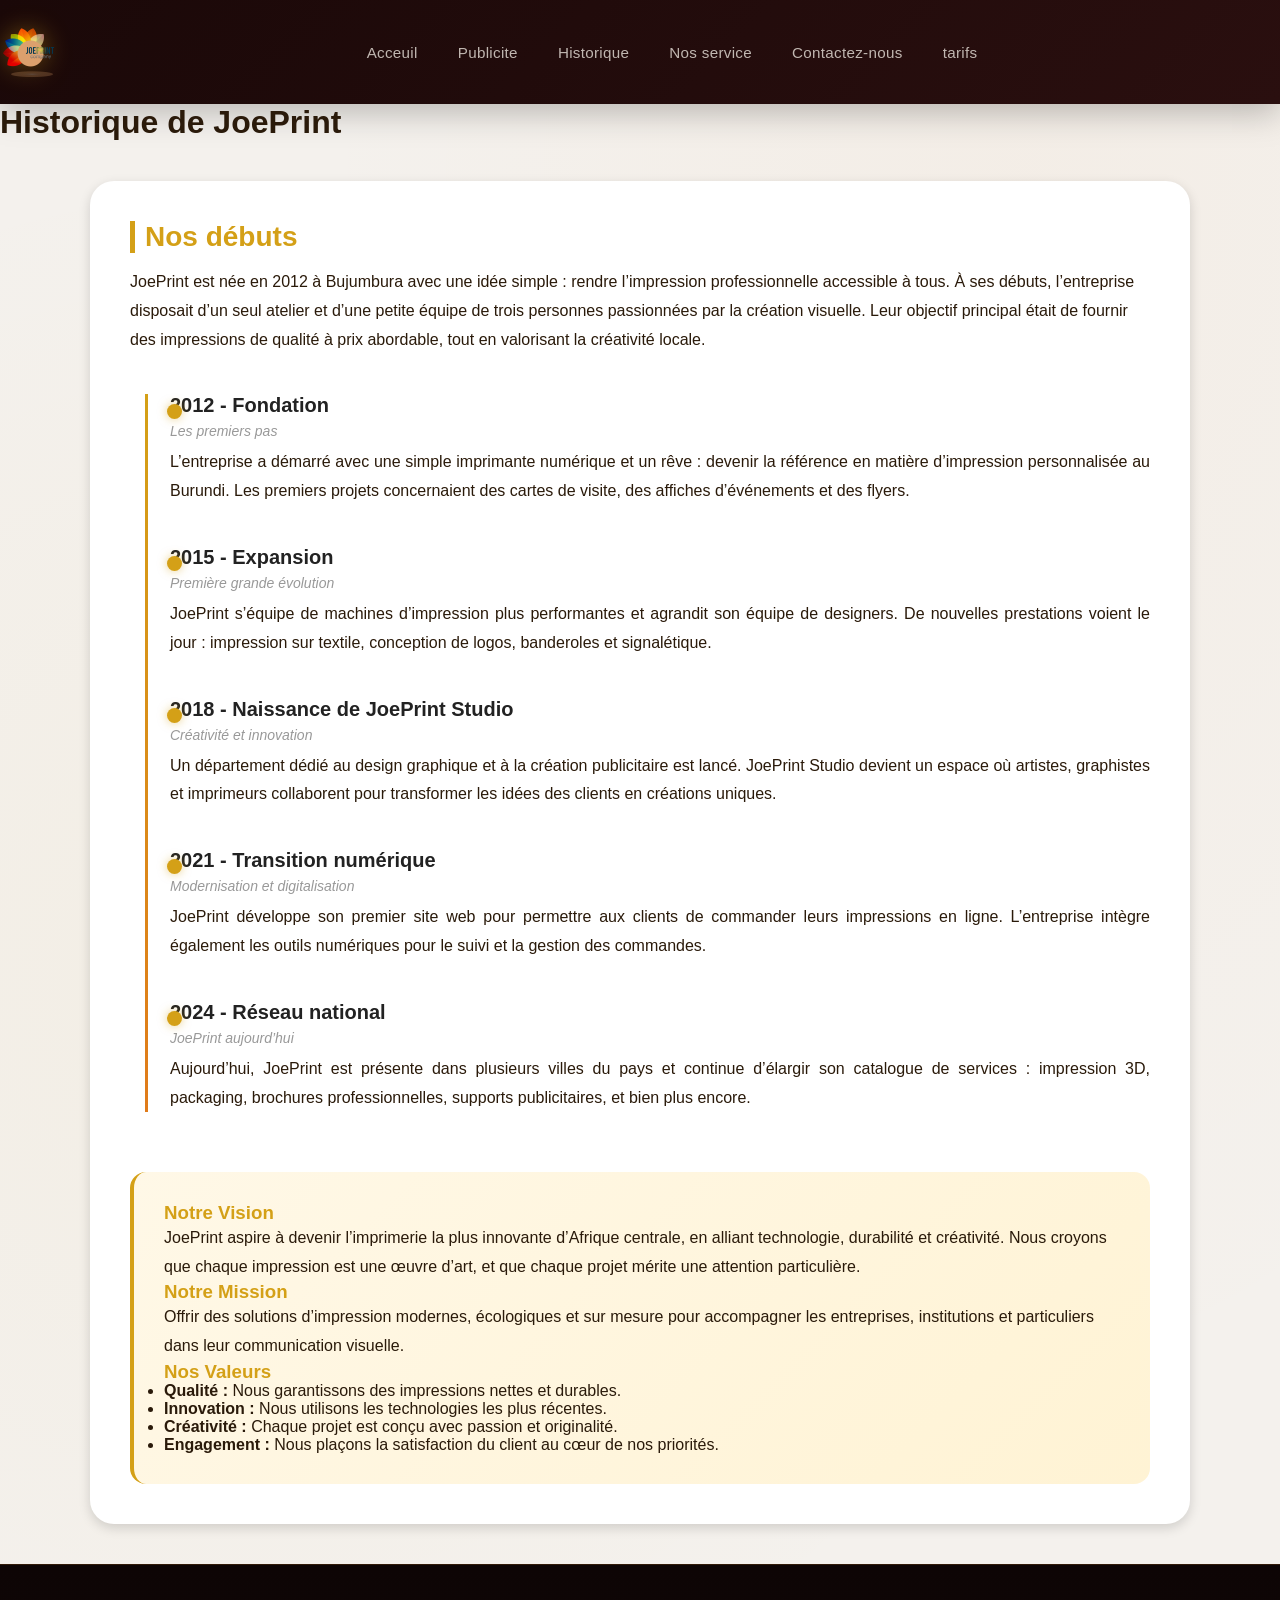
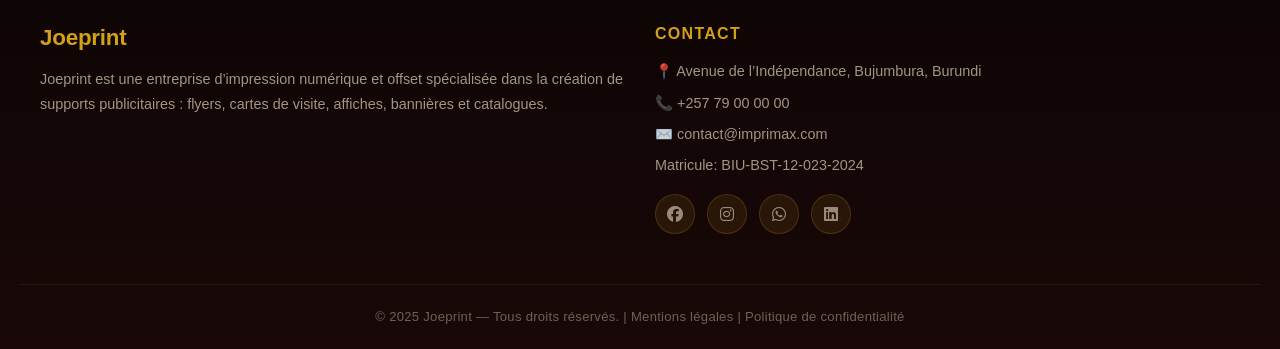
<file: htmls/historique.html>
<!DOCTYPE html>
<html lang="fr">
<head>
  <meta charset="UTF-8">
  <meta name="viewport" content="width=device-width, initial-scale=1.0">
  <title>Autocollants Publicitaires - JoePrint</title>
  <link rel="stylesheet" href="https://cdnjs.cloudflare.com/ajax/libs/font-awesome/6.5.0/css/all.min.css">
  <link rel="stylesheet" href="../Styles/Allstyle.css">
  <link rel="stylesheet" href="../Styles/mediastyle.css">
  </head>
<body>

  <header class="tetepuq">
<div class="head22">
      <div class="log"><img src="../images/My logo.png" alt="" class="ph"></div>

        <div class="head1">
            <a href="../index.html" class="link">Acceuil</a><!--objectif-->
            <a href="publicite.html" class="link">Publicite</a>
            <a href="historique.html" class="link">Historique</a>
            <a href="Nos_services.html" class="link">Nos service</a><!--nos contact,nos partainere-->
            <a href="./contacter_nous.html" class="link"> Contactez-nous</a>
            <a href="../htmls/taharif.html" class="link">tarifs</a>
        </div>

        <div></div>
      </div>
    </header>  
      <div class="hhead1">
    <div class="nav1">
      <a href="../index.html" class="link3">Acceuil</a><!--objectif-->
      <a href="publicite.html" class="link3">Publicite</a>
      <a href="./historique.html" class="link3">Historique</a>
      <a href="./Nos_services.html" class="link3">Nos service</a>
    </div>

    <div class="nav2">
      <a href="./contacter_nous.html" class="link2"> Contactez-nous</a>
      <a href="../htmls/taharif.html" class="link2">tarifs</a>
    </div>

  </div> 

    <h1 class="J0">Historique de JoePrint</h1>
    <h1 class="j1">Historique de JoePrint</h1>
  

  <div class="container">
    <h2>Nos débuts</h2>
    <p>
      JoePrint est née en 2012 à Bujumbura avec une idée simple : rendre l’impression professionnelle accessible à tous.
      À ses débuts, l’entreprise disposait d’un seul atelier et d’une petite équipe de trois personnes passionnées par
      la création visuelle. Leur objectif principal était de fournir des impressions de qualité à prix abordable,
      tout en valorisant la créativité locale.
    </p>

    <div class="timeline">
      <div class="timeline-item">
        <h3>2012 - Fondation</h3>
        <span><i>Les premiers pas</i></span>
        <p>
          L’entreprise a démarré avec une simple imprimante numérique et un rêve : devenir la référence en matière
          d’impression personnalisée au Burundi. Les premiers projets concernaient des cartes de visite, des affiches
          d’événements et des flyers.
        </p>
      </div>

      <div class="timeline-item">
        <h3>2015 - Expansion</h3>
        <span><i>Première grande évolution</i></span>
        <p>
          JoePrint s’équipe de machines d’impression plus performantes et agrandit son équipe de designers.
          De nouvelles prestations voient le jour : impression sur textile, conception de logos, banderoles et signalétique.
        </p>
      </div>

      <div class="timeline-item">
        <h3>2018 - Naissance de JoePrint Studio</h3>
        <span><i>Créativité et innovation</i></span>
        <p>
          Un département dédié au design graphique et à la création publicitaire est lancé.
          JoePrint Studio devient un espace où artistes, graphistes et imprimeurs collaborent pour
          transformer les idées des clients en créations uniques.
        </p>
      </div>

      <div class="timeline-item">
        <h3>2021 - Transition numérique</h3>
        <span><i>Modernisation et digitalisation</i></span>
        <p>
          JoePrint développe son premier site web pour permettre aux clients de commander leurs impressions en ligne.
          L’entreprise intègre également les outils numériques pour le suivi et la gestion des commandes.
        </p>
      </div>

      <div class="timeline-item">
        <h3>2024 - Réseau national</h3>
        <span><i>JoePrint aujourd’hui</i></span>
        <p>
          Aujourd’hui, JoePrint est présente dans plusieurs villes du pays et continue d’élargir son catalogue
          de services : impression 3D, packaging, brochures professionnelles, supports publicitaires, et bien plus encore.
        </p>
      </div>
    </div>

    <div class="vision-section">
      <h3>Notre Vision</h3>
      <p>
        JoePrint aspire à devenir l’imprimerie la plus innovante d’Afrique centrale, en alliant
        technologie, durabilité et créativité.  
        Nous croyons que chaque impression est une œuvre d’art, et que chaque projet mérite une attention particulière.
      </p>

      <h3>Notre Mission</h3>
      <p>
        Offrir des solutions d’impression modernes, écologiques et sur mesure pour accompagner les
        entreprises, institutions et particuliers dans leur communication visuelle.
      </p>

      <h3>Nos Valeurs</h3>
      <ul>
        <li><strong>Qualité :</strong> Nous garantissons des impressions nettes et durables.</li>
        <li><strong>Innovation :</strong> Nous utilisons les technologies les plus récentes.</li>
        <li><strong>Créativité :</strong> Chaque projet est conçu avec passion et originalité.</li>
        <li><strong>Engagement :</strong> Nous plaçons la satisfaction du client au cœur de nos priorités.</li>
      </ul>
    </div>
  </div>

   <!-- ======== DEBUT DU FOOTER ======== -->
  <footer>
    <div class="footer-container">
      <!-- À propos -->
      <div class="footer-section">
        <h3>Joeprint</h3>
        <p>
          Joeprint est une entreprise d’impression numérique et offset spécialisée dans la création
          de supports publicitaires : flyers, cartes de visite, affiches, bannières et catalogues.
        </p>
      </div>

      <div class="footer-section">
        <h4>Contact</h4>
        <p>📍 Avenue de l’Indépendance, Bujumbura, Burundi</p>
        <p>📞 +257 79 00 00 00</p>
        <p>✉️ contact@imprimax.com</p>
        <p>Matricule: BIU-BST-12-023-2024</p>
        <div class="social-icons">
          <a href="#"><i class="fab fa-facebook"></i></a>
          <a href="#"><i class="fab fa-instagram"></i></a>
          <a href="#"><i class="fab fa-whatsapp"></i></a>
          <a href="#"><i class="fab fa-linkedin"></i></a>
        </div>
      </div>
    </div>





    <!-- ======== pour le mobile ======== -->
     <div class="footer-containe">
      <!-- À propos -->
      <div class="footer-section">
        <h3>Joeprint</h3>
        <p>
          Joeprint est une entreprise d’impression numérique et offset spécialisée dans la création
          de supports publicitaires : flyers, cartes de visite, affiches, bannières et catalogues.
        </p>
      </div>

      <!-- Liens rapides -->
      <div class="footer-section footer-links">
        <h4>Liens rapides</h4>
        <ul>
            <li><a href="./index.html" >Acceuil</a></li><!--objectif-->
            <li><a href="publicite.html" >Publicite</a></li>
            <li><a href="historique.html" >Historique</a></li>
            <li><a href="Nos_services.html" >Nos service</a></li>
        </ul>
      </div>
      <!-- Contact -->
      <div class="footer-section">
        <h4>Contact</h4>
        <p>📍 Avenue de l’Indépendance, Bujumbura, Burundi</p>
        <p>📞 +257 79 00 00 00</p>
        <p>✉️ contact@imprimax.com</p>
        <p>Matricule: BIU-BST-12-023-2024</p>
        <div class="social-icons">
          <a href="#"><i class="fab fa-facebook"></i></a>
          <a href="#"><i class="fab fa-instagram"></i></a>
          <a href="#"><i class="fab fa-whatsapp"></i></a>
          <a href="#"><i class="fab fa-linkedin"></i></a>
        </div>
      </div>
    </div>

    <div class="footer-bottom">
      <p>© 2025 Joeprint — Tous droits réservés. | Mentions légales | Politique de confidentialité</p>
    </div>
  </footer>
  <!-- ======== FIN DU FOOTER ======== -->

</body>
</html>
</file>
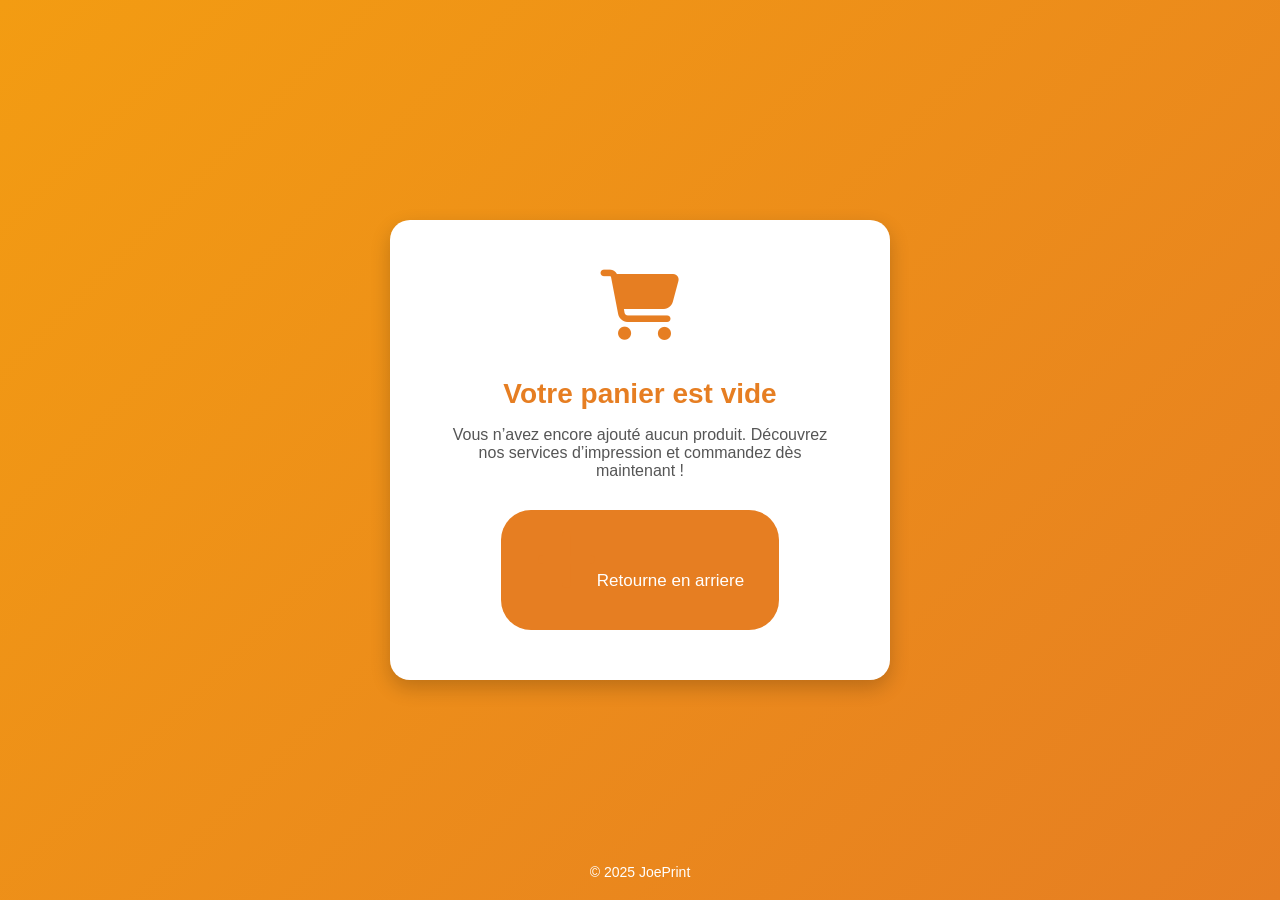
<file: htmls/laReponse.html>
<!DOCTYPE html>
<html lang="fr">
<head>
  <meta charset="UTF-8">
  <meta name="viewport" content="width=device-width, initial-scale=1.0">
  <title>Panier Vide - JoePrint</title>
  <link rel="stylesheet" href="https://cdnjs.cloudflare.com/ajax/libs/font-awesome/6.5.0/css/all.min.css">
  <style>
    body {
      margin: 0;
      padding: 0;
      font-family: "Poppins", sans-serif;
      background: linear-gradient(135deg, #f39c12, #e67e22);
      color: #333;
      height: 100vh;
      display: flex;
      align-items: center;
      justify-content: center;
    }

    .container {
      background: white;
      padding: 50px;
      border-radius: 20px;
      text-align: center;
      box-shadow: 0 8px 20px rgba(0,0,0,0.2);
      max-width: 400px;
    }

    .container i {
      font-size: 70px;
      color: #e67e22;
      margin-bottom: 20px;
    }

    .container h1 {
      font-size: 28px;
      color: #e67e22;
      margin-bottom: 10px;
    }

    .container p {
      font-size: 16px;
      margin-bottom: 30px;
      color: #555;
    }

    .container a {
      display: inline-block;
      background: #e67e22;
      color: white;
      padding: 15px 35px;
      border-radius: 30px;
      text-decoration: none;
      font-size: 17px;
      transition: 0.3s;
    }

    .container a:hover {
      background: #cf6e0f;
      transform: scale(1.05);
    }

    footer {
      position: absolute;
      bottom: 20px;
      text-align: center;
      width: 100%;
      color: white;
      font-size: 14px;
    }

    footer a {
      color: white;
      text-decoration: underline;
    }
  </style>
</head>
<body>

  <div class="container">
    <i class="fa-solid fa-cart-shopping"></i>
    <h1>Votre panier est vide</h1>
    <p>Vous n’avez encore ajouté aucun produit. Découvrez nos services d’impression et commandez dès maintenant !</p>
    <a href="../index.html"><i class="fa-solid fa-plus"></i>Retourne en arriere</a>
  </div>

  <footer>
    © 2025 JoePrint
  </footer>

</body>
</html>
</file>
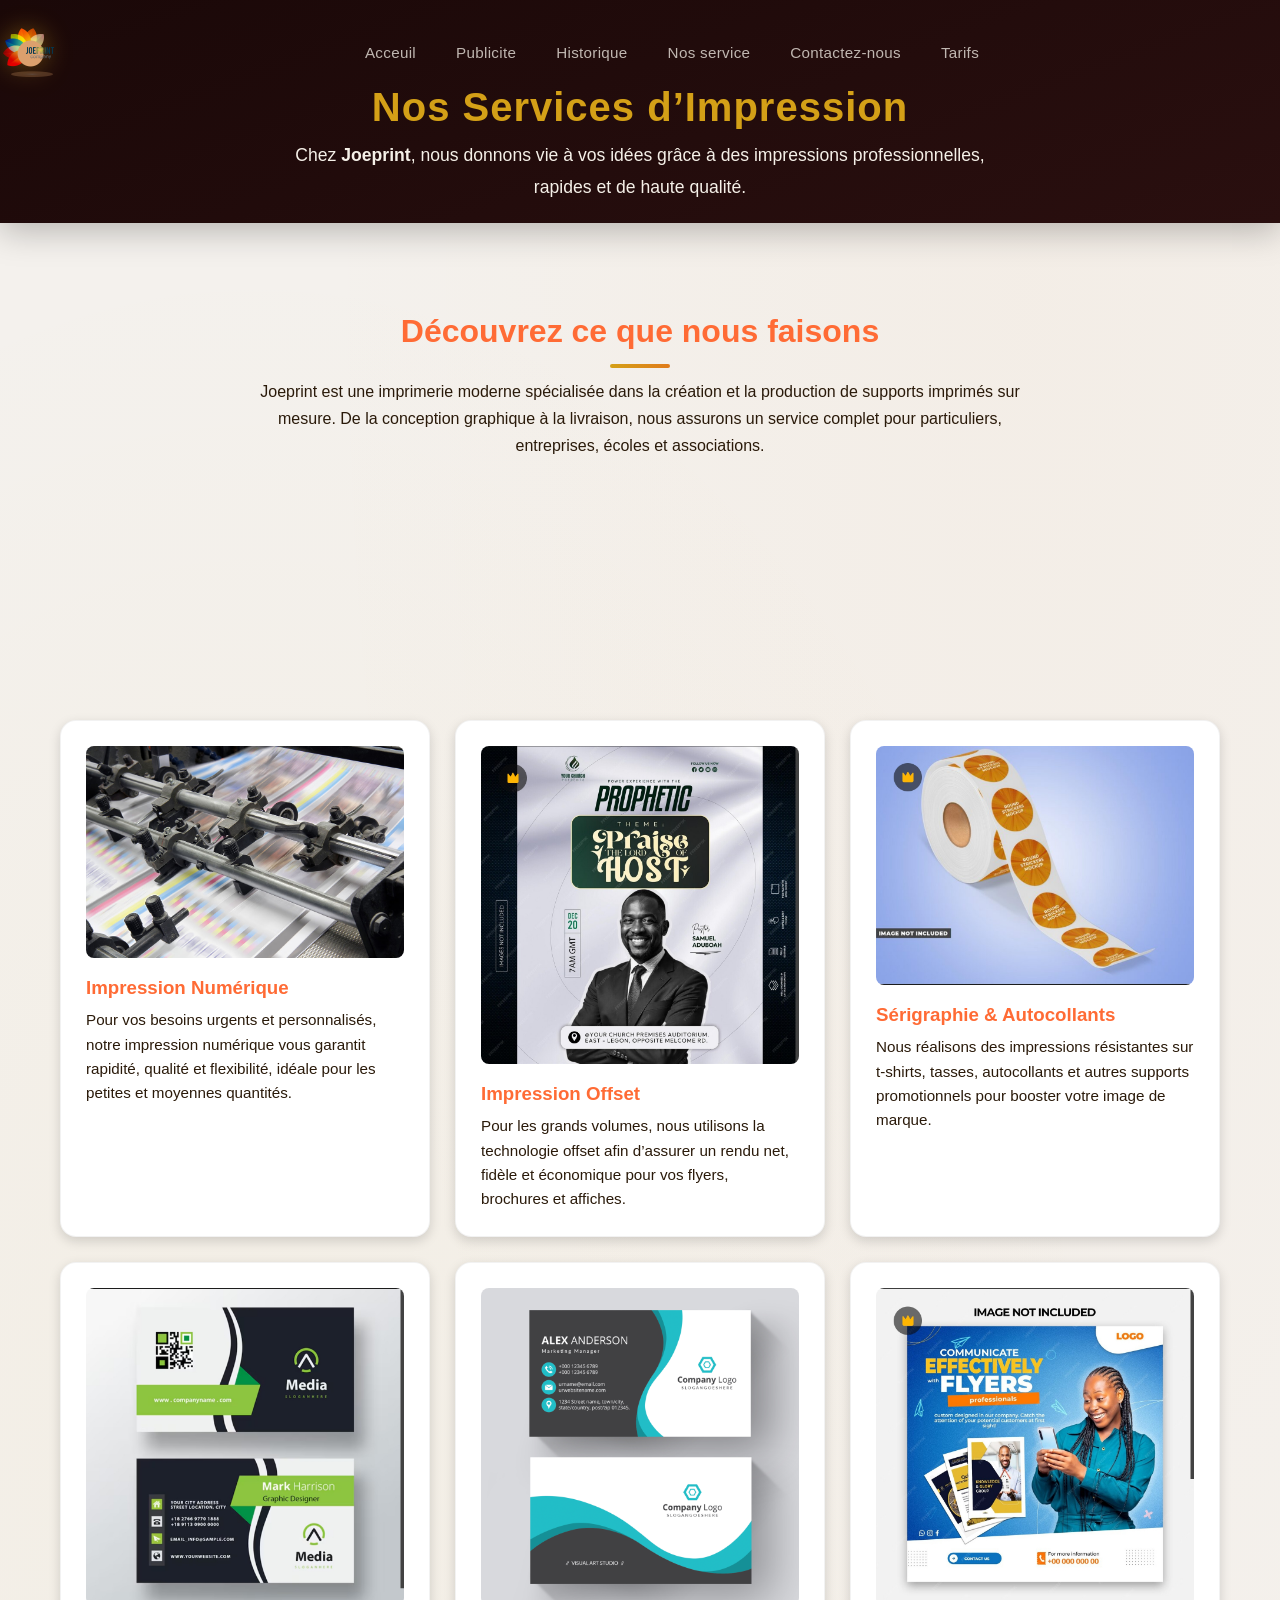
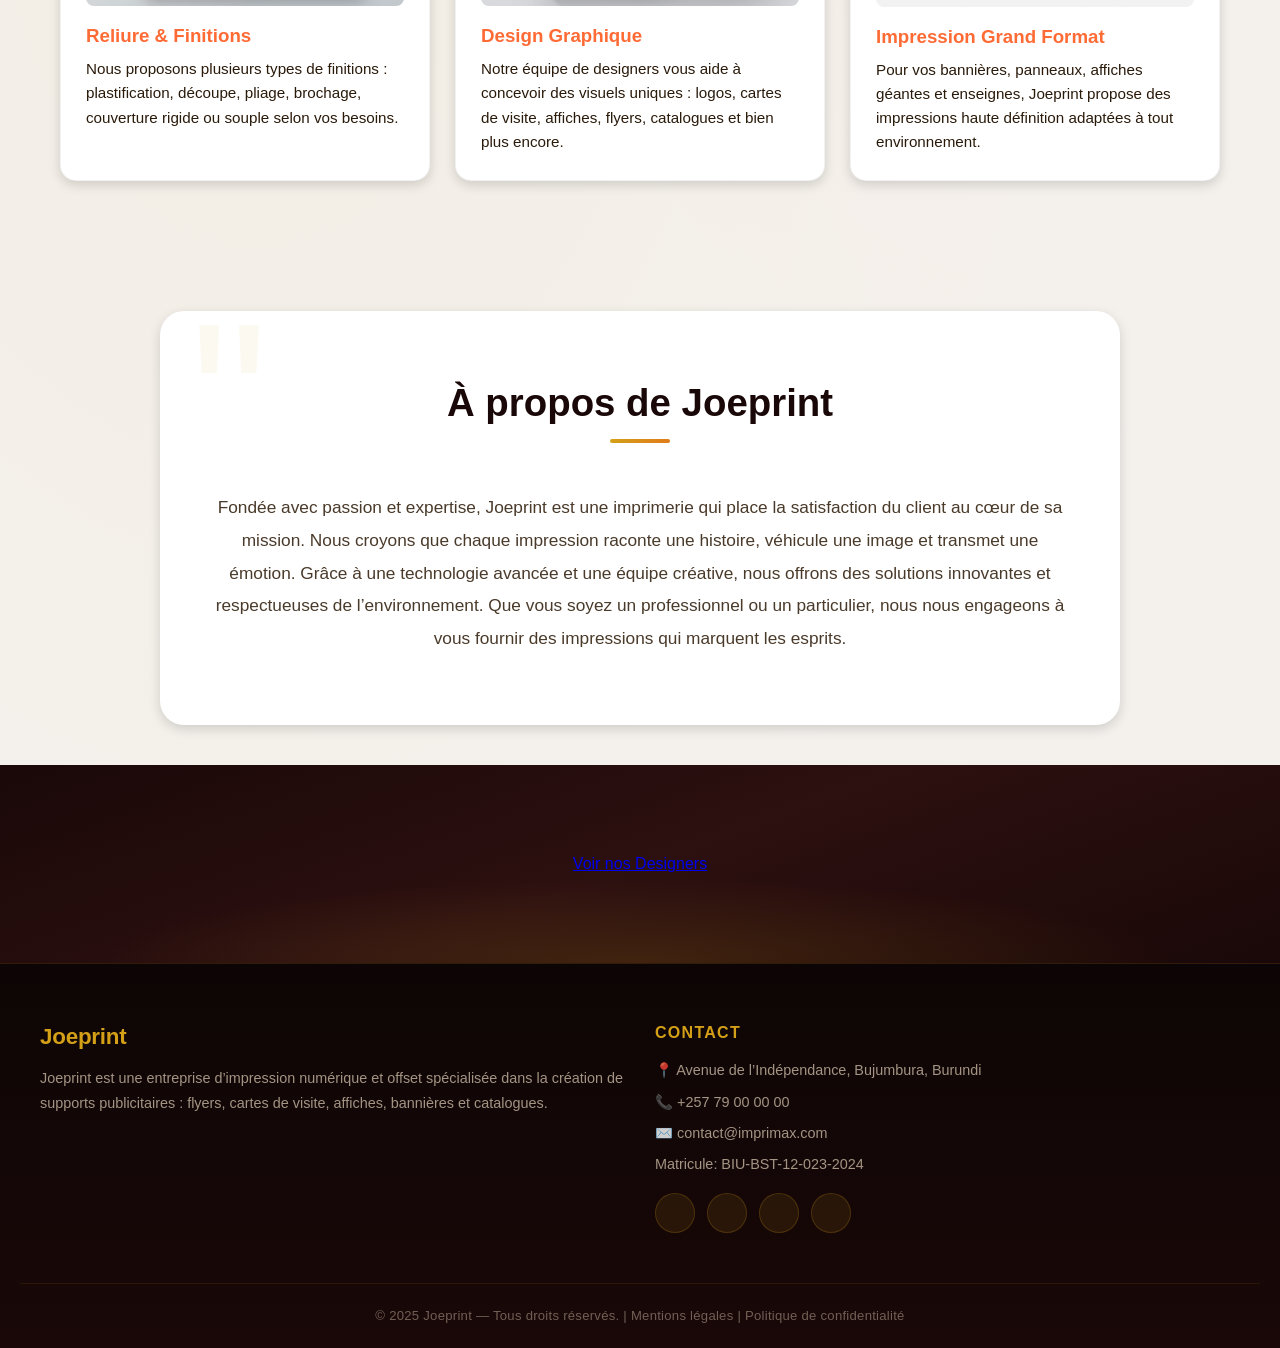
<file: htmls/Nos_services.html>
<!DOCTYPE html>
<html lang="fr">
<head>
  <meta charset="UTF-8">
  <meta name="viewport" content="width=device-width, initial-scale=1.0">
  <title>Nos Services – Joeprint</title>
  <link rel="stylesheet" href="../Styles/Allstyle.css">
  <link rel="stylesheet" href="../Styles/mediastyle.css">
</head>
<body>
  <header class="kicwa">
    
    <div class="head23">
      <div class="log"><img src="../images/My logo.png" alt="" class="ph"></div>

        <div class="head1">
            <a href="index.html" class="link">Acceuil</a><!--objectif-->
            <a href="publicite.html" class="link">Publicite</a>
            <a href="historique.html" class="link">Historique</a>
            <a href="Nos_services.html" class="link">Nos service</a><!--nos contact,nos partainere-->
            <a href="./contacter_nous.html" class="link"> Contactez-nous</a>
            <a href="../htmls/taharif.html" class="link">Tarifs</a>
        </div>

        <div></div>
      </div>
        <div class="hhead1">
    <div class="nav1">
      <a href="../index.html" class="link3">Acceuil</a><!--objectif-->
      <a href="publicite.html" class="link3">Publicite</a>
      <a href="./historique.html" class="link3">Historique</a>
      <a href="./Nos_services.html" class="link3">Nos service</a>
    </div>

    <div class="nav2">
      <a href="./contacter_nous.html" class="link2"> Contactez-nous</a>
      <a href="../htmls/taharif.html" class="link2">tarifs</a>
    </div>

  </div>

    <h1>Nos Services d’Impression</h1>
    <p>Chez <strong>Joeprint</strong>, nous donnons vie à vos idées grâce à des impressions professionnelles, rapides et de haute qualité.</p>
    
  </header>


  <section class="intro">
    <h2>Découvrez ce que nous faisons</h2>
    <p>Joeprint est une imprimerie moderne spécialisée dans la création et la production de supports imprimés sur mesure. 
       De la conception graphique à la livraison, nous assurons un service complet pour particuliers, entreprises, écoles et associations.</p>
  </section>

  <section class="services">
    <div class="service">
      <img src="../images/machine.jpg" alt="Impression numérique">
      <h3>Impression Numérique</h3>
      <p>Pour vos besoins urgents et personnalisés, notre impression numérique vous garantit rapidité, qualité et flexibilité, idéale pour les petites et moyennes quantités.</p>
    </div>

    <div class="service">
      <img src="../flyers/112.jpg" alt="Impression offset">
      <h3>Impression Offset</h3>
      <p>Pour les grands volumes, nous utilisons la technologie offset afin d’assurer un rendu net, fidèle et économique pour vos flyers, brochures et affiches.</p>
    </div>

    <div class="service">
      <img src="../lesColan/Screenshot_20251112-091549.jpg" alt="Sérigraphie et autocollants">
      <h3>Sérigraphie & Autocollants</h3>
      <p>Nous réalisons des impressions résistantes sur t-shirts, tasses, autocollants et autres supports promotionnels pour booster votre image de marque.</p>
    </div>

    <div class="service">
      <img src="../les carte/Screenshot_20251112-084625.jpg" alt="Reliure et finitions">
      <h3>Reliure & Finitions</h3>
      <p>Nous proposons plusieurs types de finitions : plastification, découpe, pliage, brochage, couverture rigide ou souple selon vos besoins.</p>
    </div>

    <div class="service">
      <img src="../les carte/737a6ae0-5eb1-4e01-ab73-7a0a9b178260.jpg" alt="Design Graphique">
      <h3>Design Graphique</h3>
      <p>Notre équipe de designers vous aide à concevoir des visuels uniques : logos, cartes de visite, affiches, flyers, catalogues et bien plus encore.</p>
    </div>

    <div class="service">
      <img src="../flyers/Screenshot_20251112-085710.jpg" alt="Grand format">
      <h3>Impression Grand Format</h3>
      <p>Pour vos bannières, panneaux, affiches géantes et enseignes, Joeprint propose des impressions haute définition adaptées à tout environnement.</p>
    </div>
  </section>

  <section class="about">
    <h2>À propos de Joeprint</h2>
    <p>
      Fondée avec passion et expertise, Joeprint est une imprimerie qui place la satisfaction du client au cœur de sa mission. 
      Nous croyons que chaque impression raconte une histoire, véhicule une image et transmet une émotion. 
      Grâce à une technologie avancée et une équipe créative, nous offrons des solutions innovantes et respectueuses de l’environnement. 
      Que vous soyez un professionnel ou un particulier, nous nous engageons à vous fournir des impressions qui marquent les esprits.
    </p>
  </section>

  <div class="cta">
    <a href="designers.html">Voir nos Designers</a>
  </div>
  
   
       <!-- ======== DEBUT DU FOOTER ======== -->
  <footer>
    <div class="footer-container">
      <!-- À propos -->
      <div class="footer-section">
        <h3>Joeprint</h3>
        <p>
          Joeprint est une entreprise d’impression numérique et offset spécialisée dans la création
          de supports publicitaires : flyers, cartes de visite, affiches, bannières et catalogues.
        </p>
      </div>

      <!-- Liens rapides -->
      
      <!----------------- Liens rapides --------------->
     

      <!-- Contact -->
      <div class="footer-section">
        <h4>Contact</h4>
        <p>📍 Avenue de l’Indépendance, Bujumbura, Burundi</p>
        <p>📞 +257 79 00 00 00</p>
        <p>✉️ contact@imprimax.com</p>
        <p>Matricule: BIU-BST-12-023-2024</p>
        <div class="social-icons">
          <a href="#"><i class="fab fa-facebook"></i></a>
          <a href="#"><i class="fab fa-instagram"></i></a>
          <a href="#"><i class="fab fa-whatsapp"></i></a>
          <a href="#"><i class="fab fa-linkedin"></i></a>
        </div>
      </div>
    </div>





    <!-- ======== pour le mobile ======== -->
     <div class="footer-containe">
      <!-- À propos -->
      <div class="footer-section">
        <h3>Joeprint</h3>
        <p>
          Joeprint est une entreprise d’impression numérique et offset spécialisée dans la création
          de supports publicitaires : flyers, cartes de visite, affiches, bannières et catalogues.
        </p>
      </div>

      <!-- Liens rapides -->
      <div class="footer-section footer-links">
        <h4>Liens rapides</h4>
        <ul>
            <li><a href="../index.html" >Acceuil</a></li><!--objectif-->
            <li><a href="publicite.html" >Publicite</a></li>
            <li><a href="historique.html" >Historique</a></li>
            <li><a href="Nos_services.html" >Nos service</a></li>
        </ul>
      </div>
      <!-- Contact -->
      <div class="footer-section">
        <h4>Contact</h4>
        <p>📍 Avenue de l’Indépendance, Bujumbura, Burundi</p>
        <p>📞 +257 79 00 00 00</p>
        <p>✉️ contact@imprimax.com</p>
        <p>Matricule: BIU-BST-12-023-2024</p>
        <div class="social-icons">
          <a href="#"><i class="fab fa-facebook"></i></a>
          <a href="#"><i class="fab fa-instagram"></i></a>
          <a href="#"><i class="fab fa-whatsapp"></i></a>
          <a href="#"><i class="fab fa-linkedin"></i></a>
        </div>
      </div>
    </div>

    <div class="footer-bottom">
      <p>© 2025 Joeprint — Tous droits réservés. | Mentions légales | Politique de confidentialité</p>
    </div>
  </footer>
  <!-- ======== FIN DU FOOTER ======== -->
</body>
</html>
</file>
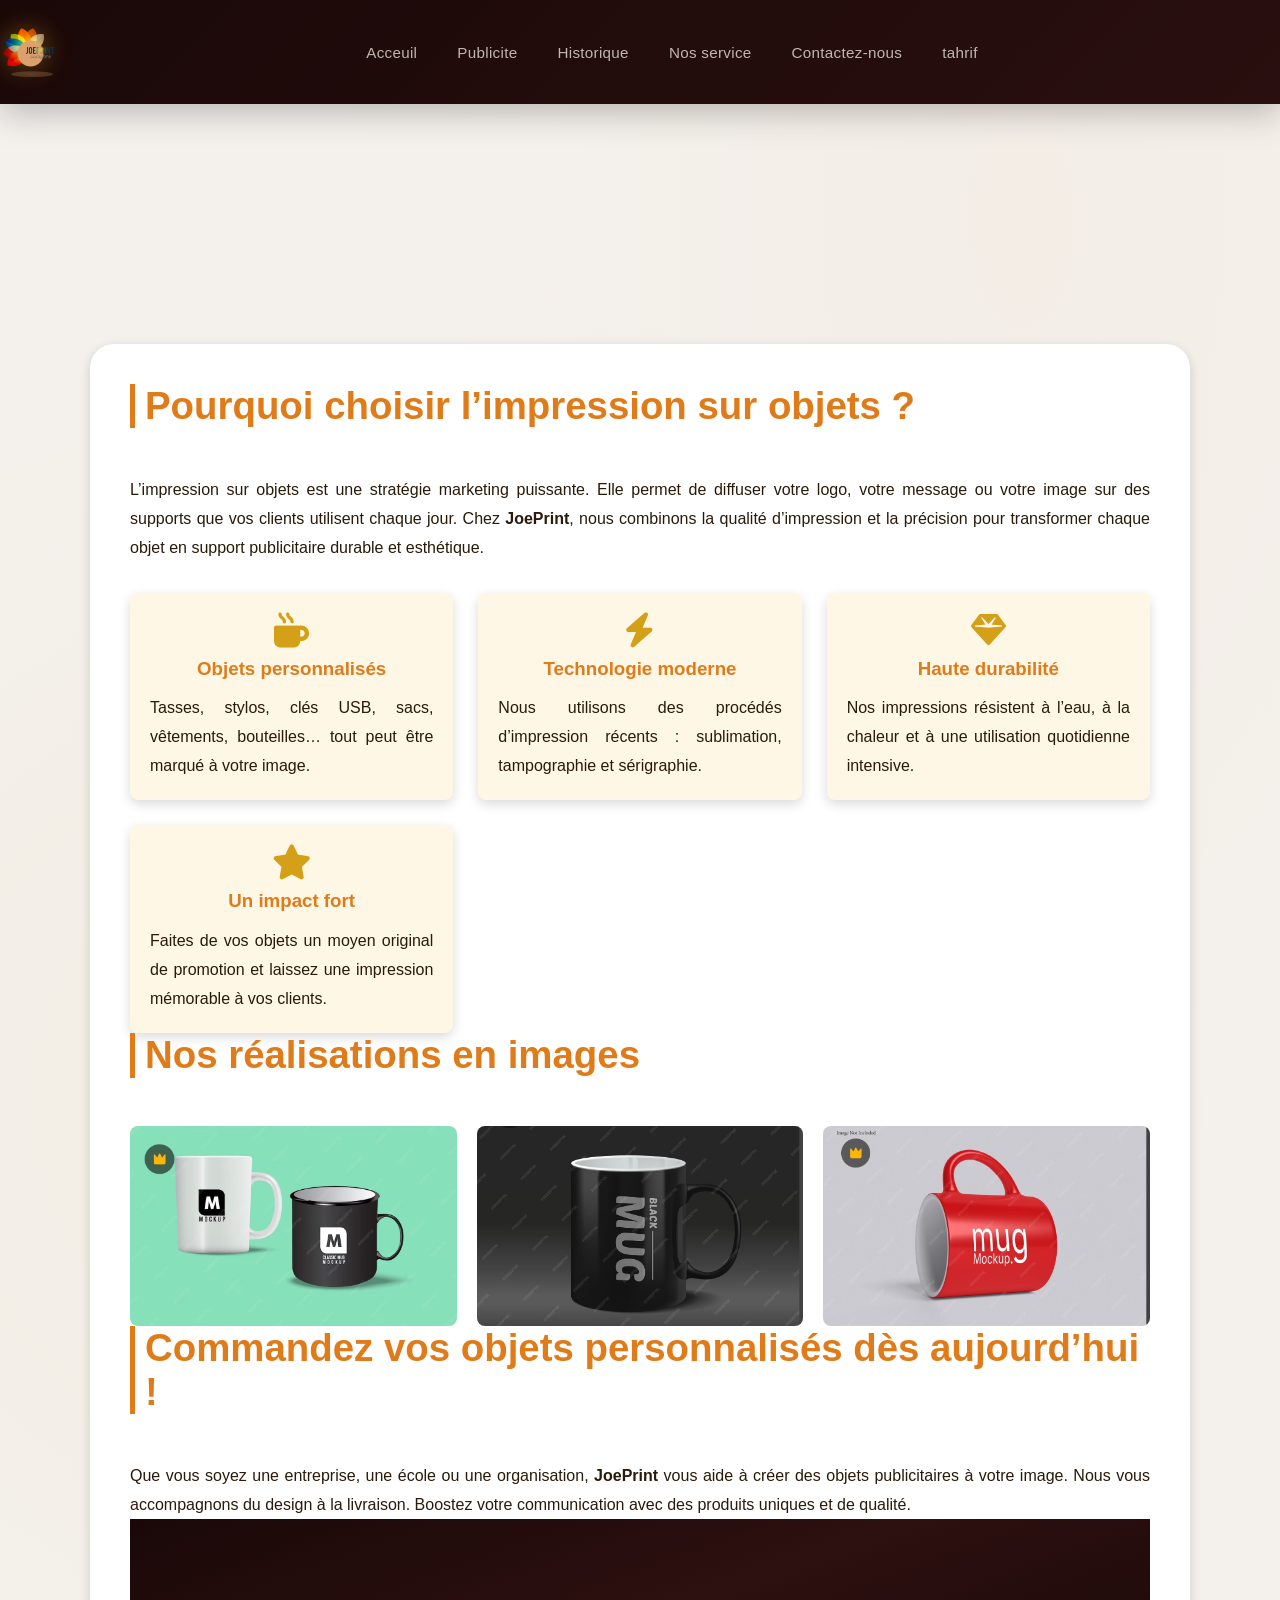
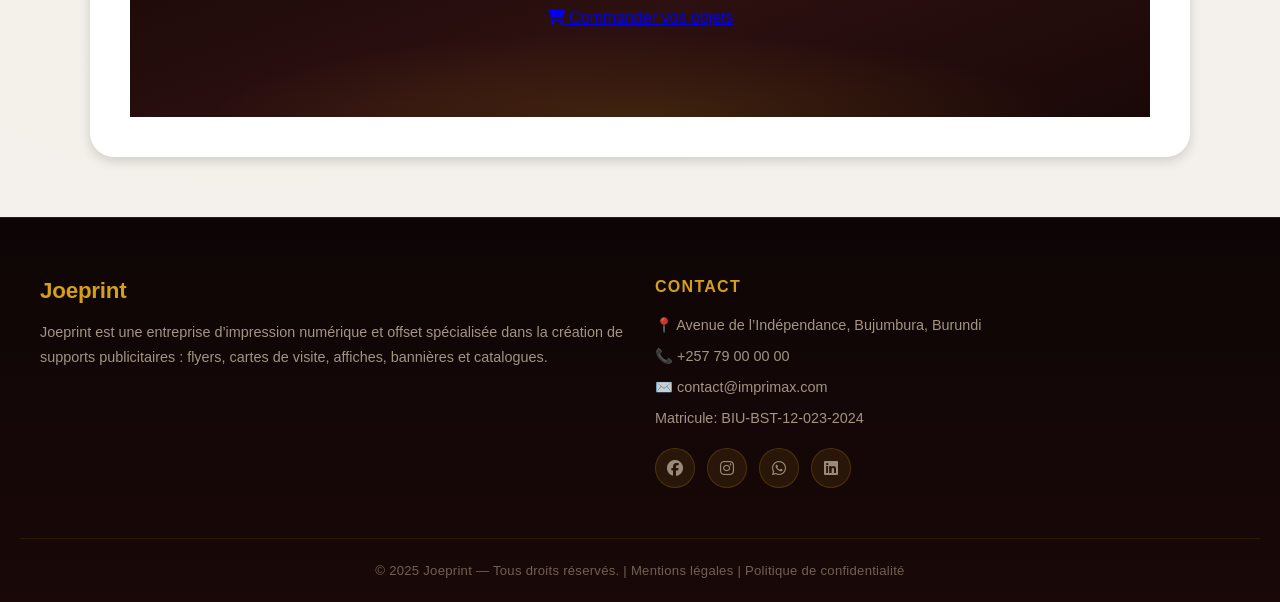
<file: htmls/Objets.html>
<!DOCTYPE html>
<html lang="fr">
<head>
  <meta charset="UTF-8">
  <meta name="viewport" content="width=device-width, initial-scale=1.0">
  <title>Impression sur Objets - JoePrint</title>
    <link rel="stylesheet" href="https://cdnjs.cloudflare.com/ajax/libs/font-awesome/6.5.0/css/all.min.css">
  <link rel="stylesheet" href="../Styles/Allstyle.css">
  <link rel="stylesheet" href="../Styles/mediastyle.css">
</head>
<body>

  <header class="tetepub">
<div class="head22">
      <div class="log"><img src="../images/My logo.png" alt="" class="ph"></div>

        <div class="head1">
            <a href="../index.html" class="link">Acceuil</a><!--objectif-->
            <a href="publicite.html" class="link">Publicite</a>
            <a href="historique.html" class="link">Historique</a>
            <a href="Nos_services.html" class="link">Nos service</a><!--nos contact,nos partainere-->
            <a href="./htmls/contacter_nous.html" class="link"> Contactez-nous</a>
            <a href="./htmls/taharif.html" class="link">tahrif</a>
        </div>

        <div></div>
      </div>
    </header>
    <div class="hhead1">
    <div class="nav1">
      <a href="../index.html" class="link3">Acceuil</a><!--objectif-->
      <a href="publicite.html" class="link3">Publicite</a>
      <a href="./historique.html" class="link3">Historique</a>
      <a href="./Nos_services.html" class="link3">Nos service</a>
    </div>

    <div class="nav2">
      <a href="./contacter_nous.html" class="link2"> Contactez-nous</a>
      <a href="../htmls/taharif.html" class="link2">tarifs</a>
    </div>

  </div>

      <section class="hero">
    <div class="le_centre">
        <div class="iteme" style="--i:0deg"><img src="../objects/leTout.jpg" alt="" class="ph"></div>
        <div class="iteme" style="--i:60deg"><img src="../objects/Screenshot_20251112-100815.jpg" alt="" class="ph"></div>
        <div class="iteme" style="--i:120deg"><img src="../objects/Screenshot_20251112-100608.jpg" alt="" class="ph"></div>
        <div class="iteme" style="--i:180deg"><img src="../objects/Screenshot_20251112-101830.jpg" alt="" class="ph"></div>
        <div class="iteme" style="--i:240deg"><img src="../objects/Screenshot_20251112-100753.jpg" alt="" class="ph"></div>
        <div class="iteme" style="--i:300deg"><img src="../objects/Screenshot_20251112-101041.jpg" alt="" class="ph"></div>
    </div>
  </section>
  <!--======== mobile ================----->

<div class="parente">
  <div class="centre">
    <div class="iteme" style="--i:0deg"><img src="../objects/leTout.jpg" alt="" class="ph"></div>
        <div class="iteme" style="--i:60deg"><img src="../objects/Screenshot_20251112-100815.jpg" alt="" class="ph"></div>
        <div class="iteme" style="--i:120deg"><img src="../objects/Screenshot_20251112-100608.jpg" alt="" class="ph"></div>
        <div class="iteme" style="--i:180deg"><img src="../objects/Screenshot_20251112-101830.jpg" alt="" class="ph"></div>
        <div class="iteme" style="--i:240deg"><img src="../objects/Screenshot_20251112-100753.jpg" alt="" class="ph"></div>
        <div class="iteme" style="--i:300deg"><img src="../objects/Screenshot_20251112-101041.jpg" alt="" class="ph"></div>
    </div>
</div>

  <section class="section">
    <h2>Pourquoi choisir l’impression sur objets ?</h2>
    <p>
      L’impression sur objets est une stratégie marketing puissante. Elle permet de diffuser votre logo,
      votre message ou votre image sur des supports que vos clients utilisent chaque jour.
      Chez <strong>JoePrint</strong>, nous combinons la qualité d’impression et la précision pour transformer
      chaque objet en support publicitaire durable et esthétique.
    </p>

    <div class="features">
      <div class="feature">
        <i class="fa-solid fa-mug-hot"></i>
        <h3>Objets personnalisés</h3>
        <p>Tasses, stylos, clés USB, sacs, vêtements, bouteilles… tout peut être marqué à votre image.</p>
      </div>

      <div class="feature">
        <i class="fa-solid fa-bolt"></i>
        <h3>Technologie moderne</h3>
        <p>Nous utilisons des procédés d’impression récents : sublimation, tampographie et sérigraphie.</p>
      </div>

      <div class="feature">
        <i class="fa-solid fa-gem"></i>
        <h3>Haute durabilité</h3>
        <p>Nos impressions résistent à l’eau, à la chaleur et à une utilisation quotidienne intensive.</p>
      </div>

      <div class="feature">
        <i class="fa-solid fa-star"></i>
        <h3>Un impact fort</h3>
        <p>Faites de vos objets un moyen original de promotion et laissez une impression mémorable à vos clients.</p>
      </div>
    </div>

    <h2>Nos réalisations en images</h2>
    <div class="gallery">
      <img src="../objects/tass.jpg" alt="Tasse personnalisée JoePrint">
      <img src="../objects/Screenshot_20251112-101830.jpg" alt="Stylos personnalisés">
      <img src="../objects/Screenshot_20251112-101255.jpg" alt="Objets promotionnels imprimés">
    </div>

    <h2>Commandez vos objets personnalisés dès aujourd’hui !</h2>
    <p>
      Que vous soyez une entreprise, une école ou une organisation, <strong>JoePrint</strong> vous aide à
      créer des objets publicitaires à votre image. Nous vous accompagnons du design à la livraison.
      Boostez votre communication avec des produits uniques et de qualité.
    </p>

    <div class="cta">
      <a href="../htmls/contacter_nous.html"><i class="fa-solid fa-cart-shopping"></i> Commander vos objets</a>
    </div>
  </section>

   
       <!-- ======== DEBUT DU FOOTER ======== -->
  <footer>
    <div class="footer-container">
      <!-- À propos -->
      <div class="footer-section">
        <h3>Joeprint</h3>
        <p>
          Joeprint est une entreprise d’impression numérique et offset spécialisée dans la création
          de supports publicitaires : flyers, cartes de visite, affiches, bannières et catalogues.
        </p>
      </div>

      <!-- Liens rapides -->
      
      <!----------------- Liens rapides --------------->
     

      <!-- Contact -->
      <div class="footer-section">
        <h4>Contact</h4>
        <p>📍 Avenue de l’Indépendance, Bujumbura, Burundi</p>
        <p>📞 +257 79 00 00 00</p>
        <p>✉️ contact@imprimax.com</p>
        <p>Matricule: BIU-BST-12-023-2024</p>
        <div class="social-icons">
          <a href="#"><i class="fab fa-facebook"></i></a>
          <a href="#"><i class="fab fa-instagram"></i></a>
          <a href="#"><i class="fab fa-whatsapp"></i></a>
          <a href="#"><i class="fab fa-linkedin"></i></a>
        </div>
      </div>
    </div>





    <!-- ======== pour le mobile ======== -->
     <div class="footer-containe">
      <!-- À propos -->
      <div class="footer-section">
        <h3>Joeprint</h3>
        <p>
          Joeprint est une entreprise d’impression numérique et offset spécialisée dans la création
          de supports publicitaires : flyers, cartes de visite, affiches, bannières et catalogues.
        </p>
      </div>

      <!-- Liens rapides -->
      <div class="footer-section footer-links">
        <h4>Liens rapides</h4>
        <ul>
            <li><a href="index.html" >Acceuil</a></li><!--objectif-->
            <li><a href="publicite.html" >Publicite</a></li>
            <li><a href="historique.html" >Historique</a></li>
            <li><a href="Nos_services.html" >Nos service</a></li>
        </ul>
      </div>
      <!-- Contact -->
      <div class="footer-section">
        <h4>Contact</h4>
        <p>📍 Avenue de l’Indépendance, Bujumbura, Burundi</p>
        <p>📞 +257 79 00 00 00</p>
        <p>✉️ contact@imprimax.com</p>
        <p>Matricule: BIU-BST-12-023-2024</p
        <div class="social-icons">
          <a href="#"><i class="fab fa-facebook"></i></a>
          <a href="#"><i class="fab fa-instagram"></i></a>
          <a href="#"><i class="fab fa-whatsapp"></i></a>
          <a href="#"><i class="fab fa-linkedin"></i></a>
        </div>
      </div>
    </div>

    <div class="footer-bottom">
      <p>© 2025 Joeprint — Tous droits réservés. | Mentions légales | Politique de confidentialité</p>
    </div>
  </footer>
  <!-- ======== FIN DU FOOTER ======== -->



</body>
</html>
</file>
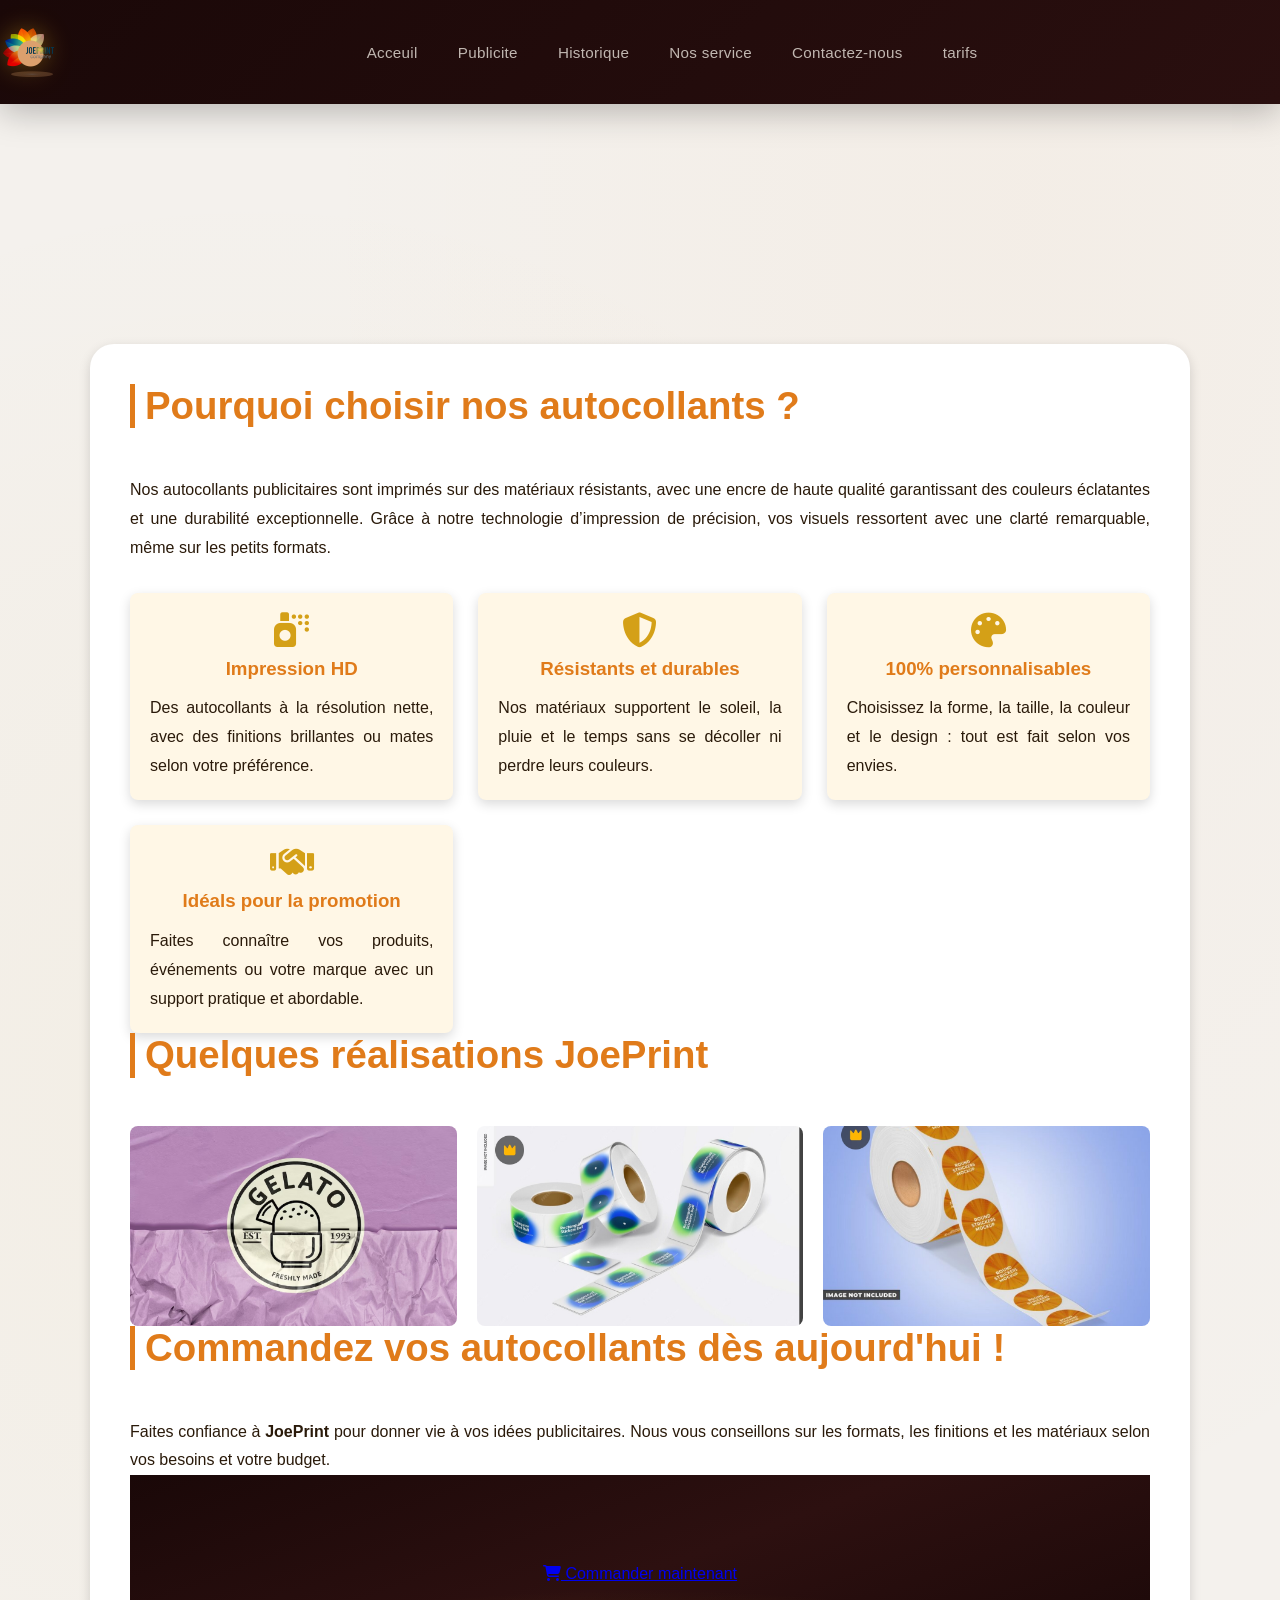
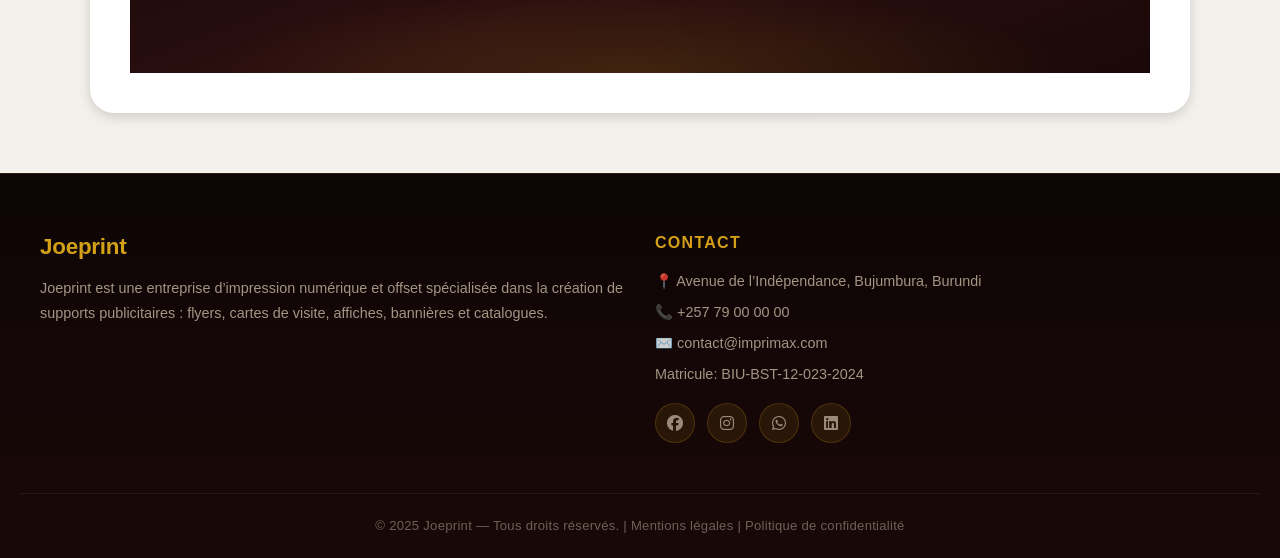
<file: htmls/PubAutocollant.html>
<!DOCTYPE html>
<html lang="fr">
<head>
  <meta charset="UTF-8">
  <meta name="viewport" content="width=device-width, initial-scale=1.0">
  <title>Autocollants Publicitaires - JoePrint</title>
  <link rel="stylesheet" href="https://cdnjs.cloudflare.com/ajax/libs/font-awesome/6.5.0/css/all.min.css">
  <link rel="stylesheet" href="../Styles/Allstyle.css">
  <link rel="stylesheet" href="../Styles/mediastyle.css">


  
</head>
<body>

  <header class="tetepub">
<div class="head22">
      <div class="log"><img src="../images/My logo.png" alt="" class="ph"></div>

        <div class="head1">
            <a href="../index.html" class="link">Acceuil</a><!--objectif-->
            <a href="publicite.html" class="link">Publicite</a>
            <a href="historique.html" class="link">Historique</a>
            <a href="Nos_services.html" class="link">Nos service</a><!--nos contact,nos partainere-->
              <a href="./contacter_nous.html" class="link"> Contactez-nous</a>
  <a href="../htmls/taharif.html" class="link">tarifs</a>
        </div>

        <div></div>
      </div>
    </header>
    <div class="hhead1">
    <div class="nav1">
      <a href="../index.html" class="link3">Acceuil</a><!--objectif-->
      <a href="publicite.html" class="link3">Publicite</a>
      <a href="./historique.html" class="link3">Historique</a>
      <a href="./Nos_services.html" class="link3">Nos service</a>
    </div>

    <div class="nav2">
      <a href="./contacter_nous.html" class="link2"> Contactez-nous</a>
      <a href="../htmls/taharif.html" class="link2">tarifs</a>
    </div>

  </div>

  <section class="hero">
    <div class="le_centre">
        <div class="iteme" style="--i:0deg"><img src="../lesColan/Screenshot_20251112-091453.jpg" alt="" class="ph"></div>
        <div class="iteme" style="--i:60deg"><img src="../lesColan/Screenshot_20251112-092025.jpg" alt="" class="ph"></div>
        <div class="iteme" style="--i:120deg"><img src="../lesColan/Screenshot_20251112-092554.jpg" alt="" class="ph"></div>
        <div class="iteme" style="--i:180deg"><img src="../lesColan/Screenshot_20251112-091616.jpg" alt="" class="ph"></div>
        <div class="iteme" style="--i:240deg"><img src="../lesColan/Screenshot_20251112-092500.jpg" alt="" class="ph"></div>
        <div class="iteme" style="--i:300deg"><img src="../lesColan/colan3.jpg" alt="" class="ph"></div>
    </div>
  </section>
  <!--======== mobile ================----->

<div class="parente">
  <div class="centre">
    <div class="item" style="--i:0deg"><img src="../lesColan/Screenshot_20251112-091616.jpg" alt=""></div>
    <div class="item" style="--i:60deg"><img src="../lesColan/Screenshot_20251112-091838.jpg" alt=""></div>
    <div class="item" style="--i:120deg"><img src="../lesColan/Screenshot_20251112-092554.jpg" alt=""></div>
    <div class="item" style="--i:180deg"><img src="../lesColan/colant.jpg" alt=""></div>
    <div class="item" style="--i:240deg"><img src="../lesColan/Screenshot_20251112-092554.jpg" alt=""></div>
    <div class="item" style="--i:300deg"><img src="../lesColan/Screenshot_20251112-091817.jpg" alt=""></div>
    </div>
</div>

  <section class="section">
    <h2>Pourquoi choisir nos autocollants ?</h2>
    <p>
      Nos autocollants publicitaires sont imprimés sur des matériaux résistants, avec une encre de haute qualité
      garantissant des couleurs éclatantes et une durabilité exceptionnelle. Grâce à notre technologie d’impression
      de précision, vos visuels ressortent avec une clarté remarquable, même sur les petits formats.
    </p>

    <div class="features">
      <div class="feature">
        <i class="fa-solid fa-spray-can"></i>
        <h3>Impression HD</h3>
        <p>Des autocollants à la résolution nette, avec des finitions brillantes ou mates selon votre préférence.</p>
      </div>

      <div class="feature">
        <i class="fa-solid fa-shield-halved"></i>
        <h3>Résistants et durables</h3>
        <p>Nos matériaux supportent le soleil, la pluie et le temps sans se décoller ni perdre leurs couleurs.</p>
      </div>

      <div class="feature">
        <i class="fa-solid fa-palette"></i>
        <h3>100% personnalisables</h3>
        <p>Choisissez la forme, la taille, la couleur et le design : tout est fait selon vos envies.</p>
      </div>

      <div class="feature">
        <i class="fa-solid fa-handshake"></i>
        <h3>Idéals pour la promotion</h3>
        <p>Faites connaître vos produits, événements ou votre marque avec un support pratique et abordable.</p>
      </div>
    </div>

    <h2>Quelques réalisations JoePrint</h2>
    <div class="gallery">
      <img src="../lesColan/Screenshot_20251112-091520.jpg" class="ph" alt="Autocollants promotionnels">
      <img src="../lesColan/Screenshot_20251112-092529.jpg" class="ph" alt="Stickers personnalisés">
      <img src="../lesColan/Screenshot_20251112-091549.jpg" class="ph" alt="Étiquettes autocollantes">
    </div>

    <h2>Commandez vos autocollants dès aujourd'hui !</h2>
    <p>
      Faites confiance à <strong>JoePrint</strong> pour donner vie à vos idées publicitaires. Nous vous conseillons sur les
      formats, les finitions et les matériaux selon vos besoins et votre budget.
    </p>

    <div class="cta">
      <a href="../htmls/contacter_nous.html"><i class="fa-solid fa-cart-shopping"></i> Commander maintenant</a>
    </div>
  </section>
   
       <!-- ======== DEBUT DU FOOTER ======== -->
  <footer>
    <div class="footer-container">
      <!-- À propos -->
      <div class="footer-section">
        <h3>Joeprint</h3>
        <p>
          Joeprint est une entreprise d’impression numérique et offset spécialisée dans la création
          de supports publicitaires : flyers, cartes de visite, affiches, bannières et catalogues.
        </p>
      </div>

      <!-- Liens rapides -->
      
      <!----------------- Liens rapides --------------->
     

      <!-- Contact -->
      <div class="footer-section">
        <h4>Contact</h4>
        <p>📍 Avenue de l’Indépendance, Bujumbura, Burundi</p>
        <p>📞 +257 79 00 00 00</p>
        <p>✉️ contact@imprimax.com</p>
        <p>Matricule: BIU-BST-12-023-2024</p>
        <div class="social-icons">
          <a href="#"><i class="fab fa-facebook"></i></a>
          <a href="#"><i class="fab fa-instagram"></i></a>
          <a href="#"><i class="fab fa-whatsapp"></i></a>
          <a href="#"><i class="fab fa-linkedin"></i></a>
        </div>
      </div>
    </div>





    <!-- ======== pour le mobile ======== -->
     <div class="footer-containe">
      <!-- À propos -->
      <div class="footer-section">
        <h3>Joeprint</h3>
        <p>
          Joeprint est une entreprise d’impression numérique et offset spécialisée dans la création
          de supports publicitaires : flyers, cartes de visite, affiches, bannières et catalogues.
        </p>
      </div>

      <!-- Liens rapides -->
      <div class="footer-section footer-links">
        <h4>Liens rapides</h4>
        <ul>
            <li><a href="index.html" >Acceuil</a></li><!--objectif-->
            <li><a href="publicite.html" >Publicite</a></li>
            <li><a href="historique.html" >Historique</a></li>
            <li><a href="Nos_services.html" >Nos service</a></li>
        </ul>
      </div>
      <!-- Contact -->
      <div class="footer-section">
        <h4>Contact</h4>
        <p>📍 Avenue de l’Indépendance, Bujumbura, Burundi</p>
        <p>📞 +257 79 00 00 00</p>
        <p>✉️ contact@imprimax.com</p>
        <p>Matricule: BIU-BST-12-023-2024</p>
        <div class="social-icons">
          <a href="#"><i class="fab fa-facebook"></i></a>
          <a href="#"><i class="fab fa-instagram"></i></a>
          <a href="#"><i class="fab fa-whatsapp"></i></a>
          <a href="#"><i class="fab fa-linkedin"></i></a>
        </div>
      </div>
    </div>

    <div class="footer-bottom">
      <p>© 2025 Joeprint — Tous droits réservés. | Mentions légales | Politique de confidentialité</p>
    </div>
  </footer>
  <!-- ======== FIN DU FOOTER ======== -->

</body>
</html>
</file>
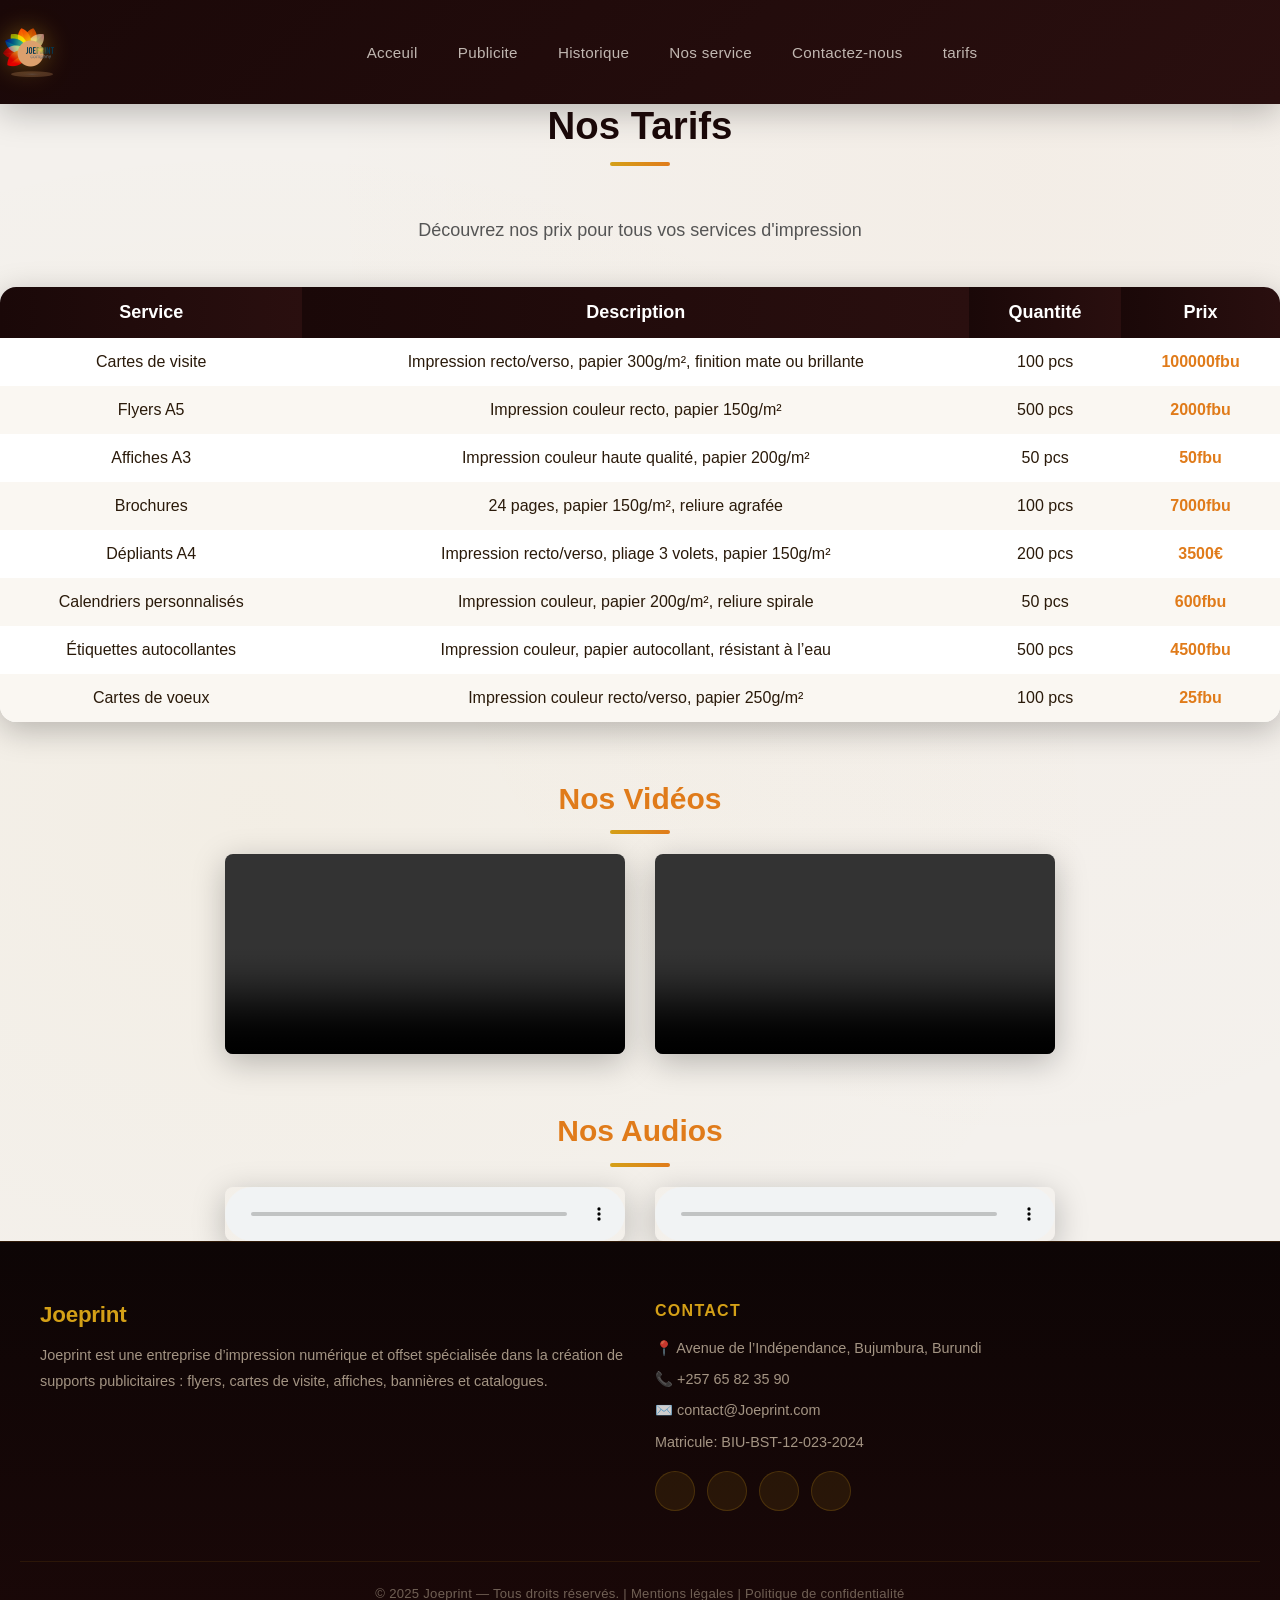
<file: htmls/taharif.html>
<!DOCTYPE html>
<html lang="fr">
<head>
    <meta charset="UTF-8">
    <meta name="viewport" content="width=device-width, initial-scale=1.0">
    <title>Nos Tarifs - Imprimerie</title>
<link rel="stylesheet" href="../Styles/Allstyle.css">
<link rel="stylesheet" href="../Styles/mediastyle.css">
</head>
<body>
    <header class="tetepub">
<div class="head22">
      <div class="log"><img src="../images/My logo.png" alt="" class="ph"></div>

        <div class="head1">
            <a href="index.html" class="link">Acceuil</a><!--objectif-->
            <a href="publicite.html" class="link">Publicite</a>
            <a href="historique.html" class="link">Historique</a>
            <a href="Nos_services.html" class="link">Nos service</a><!--nos contact,nos partainere-->
            <a href="./contacter_nous.html" class="link"> Contactez-nous</a>
            <a href="../htmls/taharif.html" class="link">tarifs</a>
        </div>

        <div></div>
      </div>
    </header>
      <div class="hhead1">
    <div class="nav1">
      <a href="../index.html" class="link3">Acceuil</a><!--objectif-->
      <a href="publicite.html" class="link3">Publicite</a>
      <a href="./historique.html" class="link3">Historique</a>
      <a href="./Nos_services.html" class="link3">Nos service</a>
    </div>

    <div class="nav2">
      <a href="./contacter_nous.html" class="link2"> Contactez-nous</a>
      <a href="../htmls/taharif.html" class="link2">tarifs</a>
    </div>

  </div>
    <h2>Nos Tarifs</h2>
    <p class="subtitle">Découvrez nos prix pour tous vos services d'impression</p>

    <table>
        <thead>
            <tr>
                <th>Service</th>
                <th>Description</th>
                <th>Quantité</th>
                <th>Prix</th>
            </tr>
        </thead>
        <tbody>
            <tr>
                <td data-label="Service">Cartes de visite</td>
                <td data-label="Description">Impression recto/verso, papier 300g/m², finition mate ou brillante</td>
                <td data-label="Quantité">100 pcs</td>
                <td class="price" data-label="Prix">100000fbu</td>
            </tr>
            <tr>
                <td data-label="Service">Flyers A5</td>
                <td data-label="Description">Impression couleur recto, papier 150g/m²</td>
                <td data-label="Quantité">500 pcs</td>
                <td class="price" data-label="Prix">2000fbu</td>
            </tr>
            <tr>
                <td data-label="Service">Affiches A3</td>
                <td data-label="Description">Impression couleur haute qualité, papier 200g/m²</td>
                <td data-label="Quantité">50 pcs</td>
                <td class="price" data-label="Prix">50fbu</td>
            </tr>
            <tr>
                <td data-label="Service">Brochures</td>
                <td data-label="Description">24 pages, papier 150g/m², reliure agrafée</td>
                <td data-label="Quantité">100 pcs</td>
                <td class="price" data-label="Prix">7000fbu</td>
            </tr>
            <tr>
                <td data-label="Service">Dépliants A4</td>
                <td data-label="Description">Impression recto/verso, pliage 3 volets, papier 150g/m²</td>
                <td data-label="Quantité">200 pcs</td>
                <td class="price" data-label="Prix">3500€</td>
            </tr>
            <tr>
                <td data-label="Service">Calendriers personnalisés</td>
                <td data-label="Description">Impression couleur, papier 200g/m², reliure spirale</td>
                <td data-label="Quantité">50 pcs</td>
                <td class="price" data-label="Prix">600fbu</td>
            </tr>
            <tr>
                <td data-label="Service">Étiquettes autocollantes</td>
                <td data-label="Description">Impression couleur, papier autocollant, résistant à l’eau</td>
                <td data-label="Quantité">500 pcs</td>
                <td class="price" data-label="Prix">4500fbu</td>
            </tr>
            <tr>
                <td data-label="Service">Cartes de voeux</td>
                <td data-label="Description">Impression couleur recto/verso, papier 250g/m²</td>
                <td data-label="Quantité">100 pcs</td>
                <td class="price" data-label="Prix">25fbu</td>
            </tr>
        </tbody>
    </table>

    <!-- SECTION VIDEOS -->
    <div class="media-section">
        <h2 class="media-title">Nos Vidéos</h2>
        <div class="media-container">
            <video controls>
                <source src="../images/1763321863644.mp4" type="video/mp4">
                Votre navigateur ne supporte pas la vidéo.
            </video>

            <video controls>
                <source src="../images/1763321863644.mp4" type="video/mp4">
                Votre navigateur ne supporte pas la vidéo.
            </video>
        </div>
    </div>

    <!-- SECTION AUDIOS -->
    <div class="media-section">
        <h2 class="media-title">Nos Audios</h2>
        <div class="media-container">
            <audio controls>
                <source src="../images/joeprint.aac" type="audio/mpeg">
                Votre navigateur ne supporte pas l'audio.
            </audio>

            <audio controls>
                <source src="../images/joeprint.aac" type="audio/mpeg">
                Votre navigateur ne supporte pas l'audio.
            </audio>
        </div>
    </div>
    <p class="jo">

    </p>
    

       <!-- ======== DEBUT DU FOOTER ======== -->
  <footer>
    <div class="footer-container">
      <!-- À propos -->
      <div class="footer-section">
        <h3>Joeprint</h3>
        <p>
          Joeprint est une entreprise d’impression numérique et offset spécialisée dans la création
          de supports publicitaires : flyers, cartes de visite, affiches, bannières et catalogues.
        </p>
      </div>

      <!-- Liens rapides -->
      
      <!----------------- Liens rapides --------------->
     

      <!-- Contact -->
      <div class="footer-section">
        <h4>Contact</h4>
        <p>📍 Avenue de l’Indépendance, Bujumbura, Burundi</p>
        <p>📞 +257 65 82 35 90</p>
        <p>✉️ contact@Joeprint.com</p>
        <p>Matricule: BIU-BST-12-023-2024</p>
        <div class="social-icons">
          <a href="#"><i class="fab fa-facebook"></i></a>
          <a href="#"><i class="fab fa-instagram"></i></a>
          <a href="#"><i class="fab fa-whatsapp"></i></a>
          <a href="#"><i class="fab fa-linkedin"></i></a>
        </div>
      </div>
    </div>





    <!-- ======== pour le mobile ======== -->
     <div class="footer-containe">
      <!-- À propos -->
      <div class="footer-section">
        <h3>Joeprint</h3>
        <p>
          Joeprint est une entreprise d’impression numérique et offset spécialisée dans la création
          de supports publicitaires : flyers, cartes de visite, affiches, bannières et catalogues.
        </p>
      </div>

      <!-- Liens rapides -->
      <div class="footer-section footer-links">
        <h4>Liens rapides</h4>
        <ul>
            <li><a href="../index.html" >Acceuil</a></li><!--objectif-->
            <li><a href="publicite.html" >Publicite</a></li>
            <li><a href="historique.html" >Historique</a></li>
            <li><a href="Nos_services.html" >Nos service</a></li>
        </ul>
      </div>
      <!-- Contact -->
      <div class="footer-section">
        <h4>Contact</h4>
        <p>📍 Avenue de l’Indépendance, Bujumbura, Burundi</p>
        <p>📞 +257 79 00 00 00</p>
        <p>✉️ contact@imprimax.com</p>
        <p>Matricule: BIU-BST-12-023-2024</p>
        <div class="social-icons">
          <a href="#"><i class="fab fa-facebook"></i></a>
          <a href="#"><i class="fab fa-instagram"></i></a>
          <a href="#"><i class="fab fa-whatsapp"></i></a>
          <a href="#"><i class="fab fa-linkedin"></i></a>
        </div>
      </div>
    </div>

    <div class="footer-bottom">
      <p>© 2025 Joeprint — Tous droits réservés. | Mentions légales | Politique de confidentialité</p>
    </div>
  </footer>
  <!-- ======== FIN DU FOOTER ======== -->


</body>
</html>
</file>
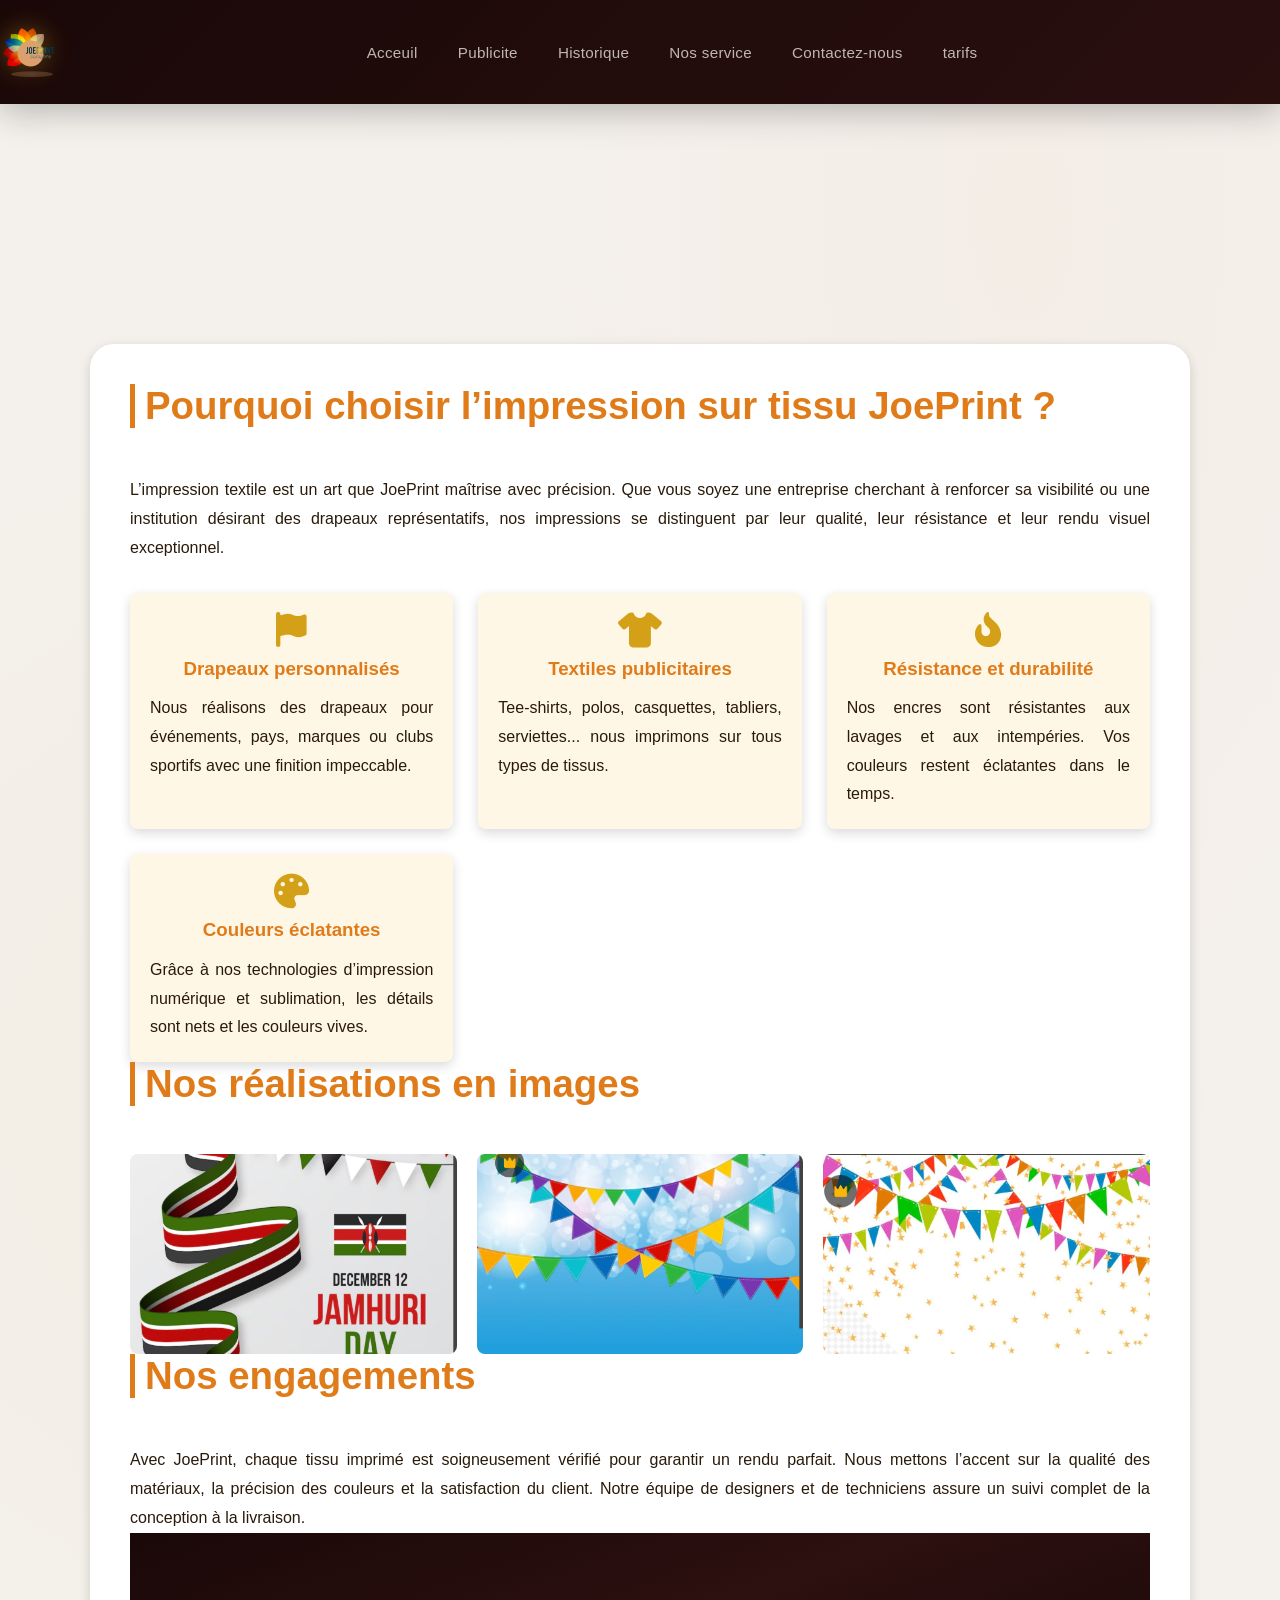
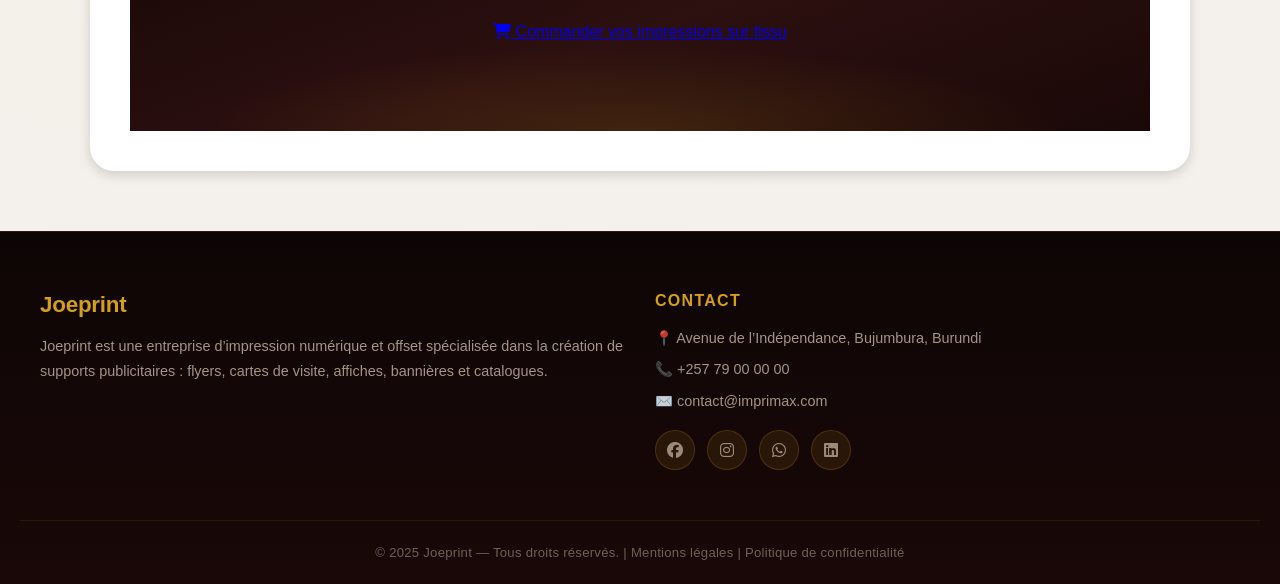
<file: htmls/tissu.html>
<!DOCTYPE html>
<html lang="fr">
<head>
  <meta charset="UTF-8">
  <meta name="viewport" content="width=device-width, initial-scale=1.0">
  <title>Impression sur Tissu - JoePrint</title>
  <link rel="stylesheet" href="https://cdnjs.cloudflare.com/ajax/libs/font-awesome/6.5.0/css/all.min.css">
  <link rel="stylesheet" href="../Styles/Allstyle.css">
  <link rel="stylesheet" href="../Styles/mediastyle.css">
</head>
<body>

  <header class="tetepub">
<div class="head22">
      <div class="log"><img src="../images/My logo.png" alt="" class="ph"></div>

        <div class="head1">
            <a href="../index.html" class="link">Acceuil</a><!--objectif-->
            <a href="publicite.html" class="link">Publicite</a>
            <a href="historique.html" class="link">Historique</a>
            <a href="Nos_services.html" class="link">Nos service</a><!--nos contact,nos partainere-->
            <a href="./contacter_nous.html" class="link"> Contactez-nous</a>
            <a href="../htmls/taharif.html" class="link">tarifs</a>
        </div>

        <div></div>
      </div>
    </header>
    <div class="hhead1">
    <div class="nav1">
      <a href="../index.html" class="link3">Acceuil</a><!--objectif-->
      <a href="publicite.html" class="link3">Publicite</a>
      <a href="./historique.html" class="link3">Historique</a>
      <a href="./Nos_services.html" class="link3">Nos service</a>
    </div>

    <div class="nav2">
      <a href="./contacter_nous.html" class="link2"> Contactez-nous</a>
      <a href="../htmls/taharif.html" class="link2">tarifs</a>
    </div>

  </div>

  <section class="hero">
    <div class="le_centre">
        <div class="iteme" style="--i:0deg"><img src="../sur les tissu/Screenshot_20251112-093947.jpg" alt="" class="ph"></div>
        <div class="iteme" style="--i:60deg"><img src="../sur les tissu/Screenshot_20251112-094039.jpg" alt="" class="ph"></div>
        <div class="iteme" style="--i:120deg"><img src="../sur les tissu/Screenshot_20251112-094951.jpg" alt="" class="ph"></div>
        <div class="iteme" style="--i:180deg"><img src="../sur les tissu/Screenshot_20251112-093641.jpg" alt="" class="ph"></div>
        <div class="iteme" style="--i:240deg"><img src="../sur les tissu/Screenshot_20251112-093947.jpg" alt="" class="ph"></div>
        <div class="iteme" style="--i:300deg"><img src="../sur les tissu/Screenshot_20251112-094803.jpg" alt="" class="ph"></div>
    </div>
</section>

<!--======== mobile ================----->

<div class="parente">
  <div class="centre">
    <div class="iteme" style="--i:0deg"><img src="../sur les tissu/Screenshot_20251112-093947.jpg" alt="" class="ph"></div>
        <div class="iteme" style="--i:60deg"><img src="../sur les tissu/Screenshot_20251112-094039.jpg" alt="" class="ph"></div>
        <div class="iteme" style="--i:120deg"><img src="../sur les tissu/Screenshot_20251112-094951.jpg" alt="" class="ph"></div>
        <div class="iteme" style="--i:180deg"><img src="../sur les tissu/Screenshot_20251112-093641.jpg" alt="" class="ph"></div>
        <div class="iteme" style="--i:240deg"><img src="../sur les tissu/Screenshot_20251112-093947.jpg" alt="" class="ph"></div>
        <div class="iteme" style="--i:300deg"><img src="../sur les tissu/Screenshot_20251112-094803.jpg" alt="" class="ph"></div>
    </div>
</div>

  <section class="section">
    <h2>Pourquoi choisir l’impression sur tissu JoePrint ?</h2>
    <p>
      L’impression textile est un art que JoePrint maîtrise avec précision. Que vous soyez une entreprise cherchant
      à renforcer sa visibilité ou une institution désirant des drapeaux représentatifs, nos impressions se distinguent
      par leur qualité, leur résistance et leur rendu visuel exceptionnel.
    </p>

    <div class="features">
      <div class="feature">
        <i class="fa-solid fa-flag"></i>
        <h3>Drapeaux personnalisés</h3>
        <p>Nous réalisons des drapeaux pour événements, pays, marques ou clubs sportifs avec une finition impeccable.</p>
      </div>

      <div class="feature">
        <i class="fa-solid fa-shirt"></i>
        <h3>Textiles publicitaires</h3>
        <p>Tee-shirts, polos, casquettes, tabliers, serviettes... nous imprimons sur tous types de tissus.</p>
      </div>

      <div class="feature">
        <i class="fa-solid fa-fire-flame-curved"></i>
        <h3>Résistance et durabilité</h3>
        <p>Nos encres sont résistantes aux lavages et aux intempéries. Vos couleurs restent éclatantes dans le temps.</p>
      </div>

      <div class="feature">
        <i class="fa-solid fa-palette"></i>
        <h3>Couleurs éclatantes</h3>
        <p>Grâce à nos technologies d’impression numérique et sublimation, les détails sont nets et les couleurs vives.</p>
      </div>
    </div>

    <h2>Nos réalisations en images</h2>
    <div class="gallery">
      <img src="../sur les tissu/Screenshot_20251112-094244.jpg" alt="Drapeaux imprimés JoePrint">
      <img src="../sur les tissu/Screenshot_20251112-094837.jpg" alt="Bannières en tissu">
      <img src="../sur les tissu/Screenshot_20251112-094855.jpg" alt="Textiles publicitaires imprimés">
    </div>

    <h2>Nos engagements</h2>
    <p>
      Avec JoePrint, chaque tissu imprimé est soigneusement vérifié pour garantir un rendu parfait.
      Nous mettons l’accent sur la qualité des matériaux, la précision des couleurs et la satisfaction du client.
      Notre équipe de designers et de techniciens assure un suivi complet de la conception à la livraison.
    </p>

    <div class="cta">
      <a href="../htmls/contacter_nous.html"><i class="fa-solid fa-cart-shopping"></i> Commander vos impressions sur tissu</a>
    </div>
  </section>


        
    </div>   <!-- ======== DEBUT DU FOOTER ======== -->
  <footer>
    <div class="footer-container">
      <!-- À propos -->
      <div class="footer-section">
        <h3>Joeprint</h3>
        <p>
          Joeprint est une entreprise d’impression numérique et offset spécialisée dans la création
          de supports publicitaires : flyers, cartes de visite, affiches, bannières et catalogues.
        </p>
      </div>

      <!-- Liens rapides -->
      
      <!----------------- Liens rapides --------------->
     

      <!-- Contact -->
      <div class="footer-section">
        <h4>Contact</h4>
        <p>📍 Avenue de l’Indépendance, Bujumbura, Burundi</p>
        <p>📞 +257 79 00 00 00</p>
        <p>✉️ contact@imprimax.com</p>
        <div class="social-icons">
          <a href="#"><i class="fab fa-facebook"></i></a>
          <a href="#"><i class="fab fa-instagram"></i></a>
          <a href="#"><i class="fab fa-whatsapp"></i></a>
          <a href="#"><i class="fab fa-linkedin"></i></a>
        </div>
      </div>
    </div>





    <!-- ======== pour le mobile ======== -->
     <div class="footer-containe">
      <!-- À propos -->
      <div class="footer-section">
        <h3>Joeprint</h3>
        <p>
          Joeprint est une entreprise d’impression numérique et offset spécialisée dans la création
          de supports publicitaires : flyers, cartes de visite, affiches, bannières et catalogues.
        </p>
      </div>

      <!-- Liens rapides -->
      <div class="footer-section footer-links">
        <h4>Liens rapides</h4>
        <ul>
            <li><a href="../index.html" >Acceuil</a></li><!--objectif-->
            <li><a href="publicite.html" >Publicite</a></li>
            <li><a href="historique.html" >Historique</a></li>
            <li><a href="Nos_services.html" >Nos service</a></li>
        </ul>
      </div>
      <!-- Contact -->
      <div class="footer-section">
        <h4>Contact</h4>
        <p>📍 Avenue de l’Indépendance, Bujumbura, Burundi</p>
        <p>📞 +257 79 00 00 00</p>
        <p>✉️ contact@imprimax.com</p>
        <div class="social-icons">
          <a href="#"><i class="fab fa-facebook"></i></a>
          <a href="#"><i class="fab fa-instagram"></i></a>
          <a href="#"><i class="fab fa-whatsapp"></i></a>
          <a href="#"><i class="fab fa-linkedin"></i></a>
        </div>
      </div>
    </div>

    <div class="footer-bottom">
      <p>© 2025 Joeprint — Tous droits réservés. | Mentions légales | Politique de confidentialité</p>
    </div>
  </footer>
  <!-- ======== FIN DU FOOTER ======== -->


</body>
</html>
</file>
<file: Styles/Allstyle.css>
/* ============================================================
   JOEPRINT — PREMIUM DESIGN SYSTEM
   Palette : Dark Maroon #1a0808 | Gold #d4a017 | Amber #e07b1a
   Font     : Outfit (headings) + Inter (body)
   ============================================================ */

/* ── CSS Variables ─────────────────────────────────────────── */
:root {
  --clr-bg:        #0d0505;
  --clr-surface:   #1a0808;
  --clr-surface2:  #2a0f0f;
  --clr-card:      #ffffff;
  --clr-primary:   #d4a017;
  --clr-accent:    #e07b1a;
  --clr-accent2:   #ff6b35;
  --clr-text:      #f5f0e8;
  --clr-muted:     #9a8a7a;
  --clr-border:    rgba(212,160,23,0.25);
  --radius-sm:     8px;
  --radius-md:     16px;
  --radius-lg:     24px;
  --radius-xl:     40px;
  --shadow-sm:     0 4px 12px rgba(0,0,0,0.15);
  --shadow-md:     0 8px 32px rgba(0,0,0,0.25);
  --shadow-gold:   0 0 40px rgba(212,160,23,0.18);
  --transition:    0.3s cubic-bezier(0.4,0,0.2,1);
  --font-head:     'Outfit', sans-serif;
  --font-body:     'Inter', sans-serif;
}

/* ── Reset & Base ──────────────────────────────────────────── */
*, *::before, *::after {
  box-sizing: border-box;
  margin: 0;
  padding: 0;
}

html {
  scroll-behavior: smooth;
}

body {
  display: flex;
  flex-direction: column;
  min-height: 100vh;
  width: 100%;
  margin: 0;
  background-color: #f4f1ed;
  background-image:
    radial-gradient(ellipse at 20% 50%, rgba(212,160,23,0.04) 0%, transparent 60%),
    radial-gradient(ellipse at 80% 10%, rgba(224,123,26,0.03) 0%, transparent 50%);
  overflow-x: hidden;
  font-family: var(--font-body);
  color: #2a1a0a;
  gap: 0;
}

body::-webkit-scrollbar { width: 6px; }
body::-webkit-scrollbar-track { background: #f0ebe3; }
body::-webkit-scrollbar-thumb { background: var(--clr-primary); border-radius: 99px; }

/* ── Typography ────────────────────────────────────────────── */
h1, h2, h3, h4, h5 {
  font-family: var(--font-head);
  font-weight: 700;
  line-height: 1.15;
}

h2 {
  text-align: center;
  color: var(--clr-surface);
  margin-bottom: 48px;
  font-size: clamp(1.6rem, 3vw, 2.4rem);
  font-weight: 800;
  position: relative;
}

h2::after {
  content: '';
  display: block;
  width: 60px;
  height: 4px;
  background: linear-gradient(90deg, var(--clr-primary), var(--clr-accent));
  border-radius: 99px;
  margin: 14px auto 0;
}

p { line-height: 1.8; }

/* ── HEADER / HERO ─────────────────────────────────────────── */
.tete {
  display: flex;
  flex-direction: column;
  align-items: center;
  background: linear-gradient(160deg, #1a0808 0%, #2d0f0f 40%, #3a1510 70%, #1a0808 100%);
  background-image:
    linear-gradient(160deg, #1a0808 0%, #2d0f0f 40%, #3a1510 70%, #1a0808 100%),
    url("data:image/svg+xml,%3Csvg width='60' height='60' viewBox='0 0 60 60' xmlns='http://www.w3.org/2000/svg'%3E%3Cg fill='none' fill-rule='evenodd'%3E%3Cg fill='%23d4a017' fill-opacity='0.04'%3E%3Cpath d='M36 34v-4h-2v4h-4v2h4v4h2v-4h4v-2h-4zm0-30V0h-2v4h-4v2h4v4h2V6h4V4h-4zM6 34v-4H4v4H0v2h4v4h2v-4h4v-2H6zM6 4V0H4v4H0v2h4v4h2V6h4V4H6z'/%3E%3C/g%3E%3C/g%3E%3C/svg%3E");
  color: var(--clr-text);
  text-align: center;
  min-height: 92vh;
  border-radius: 0 0 6% 6%;
  padding-bottom: 80px;
  position: relative;
  overflow: hidden;
}

.tete::before {
  content: '';
  position: absolute;
  inset: 0;
  background:
    radial-gradient(ellipse 60% 50% at 50% 80%, rgba(212,160,23,0.12) 0%, transparent 70%),
    radial-gradient(ellipse 40% 40% at 80% 20%, rgba(224,123,26,0.08) 0%, transparent 60%);
  pointer-events: none;
}

/* ── Navbar top ─────────────────────────────────────────────── */
.head {
  display: flex;
  justify-content: space-between;
  align-items: center;
  width: 100%;
  max-width: 1300px;
  padding: 22px 40px;
  position: relative;
  z-index: 10;
}

.log {
  height: 64px;
  width: auto;
  display: flex;
  align-items: center;
}

.log .ph {
  height: 64px;
  width: auto;
  object-fit: contain;
  border-radius: var(--radius-sm);
  filter: drop-shadow(0 0 12px rgba(212,160,23,0.4));
}

.head1 {
  display: flex;
  gap: 2.5rem;
  align-items: center;
}

.link {
  text-decoration: none;
  font-family: var(--font-head);
  font-weight: 500;
  font-size: 0.95rem;
  color: rgba(245,240,232,0.75);
  letter-spacing: 0.02em;
  transition: var(--transition);
  position: relative;
  padding: 6px 0;
}

.link::after {
  content: '';
  position: absolute;
  bottom: 0;
  left: 0;
  width: 0;
  height: 2px;
  background: linear-gradient(90deg, var(--clr-primary), var(--clr-accent));
  border-radius: 99px;
  transition: width var(--transition);
}

.link:hover {
  color: var(--clr-primary);
  transform: none;
  border-bottom: none;
  font-weight: 600;
}

.link:hover::after { width: 100%; }

/* ── Hero content ───────────────────────────────────────────── */
.tete h1 {
  font-family: var(--font-head);
  font-size: clamp(2.5rem, 6vw, 5rem);
  font-weight: 900;
  margin: auto auto 20px;
  max-width: 900px;
  padding: 0 20px;
  letter-spacing: -0.02em;
  line-height: 1.05;
  background: linear-gradient(135deg, #ffffff 30%, #f5d06b 60%, #e07b1a 100%);
  -webkit-background-clip: text;
  -webkit-text-fill-color: transparent;
  background-clip: text;
  animation: fadeSlideUp 0.8s ease both;
  margin-top: auto;
}

.tete p {
  font-size: clamp(1rem, 2vw, 1.2rem);
  max-width: 700px;
  margin: 0 auto 40px;
  line-height: 1.8;
  color: rgba(245,240,232,0.72);
  font-weight: 300;
  animation: fadeSlideUp 0.8s 0.15s ease both;
  padding: 0 20px;
}

.tete .linc {
  display: inline-flex;
  align-items: center;
  gap: 10px;
  background: linear-gradient(135deg, var(--clr-primary) 0%, var(--clr-accent) 100%);
  color: #1a0808;
  padding: 16px 38px;
  border-radius: var(--radius-xl);
  text-decoration: none;
  font-family: var(--font-head);
  font-weight: 700;
  font-size: 1rem;
  letter-spacing: 0.04em;
  transition: var(--transition);
  box-shadow: 0 8px 30px rgba(212,160,23,0.35);
  animation: fadeSlideUp 0.8s 0.3s ease both;
  width: auto;
}

.tete .linc::after {
  content: '→';
  font-size: 1.1em;
  transition: transform var(--transition);
}

.tete .linc:hover {
  background: linear-gradient(135deg, #f5d06b 0%, var(--clr-primary) 100%);
  color: #0d0505;
  box-shadow: 0 12px 40px rgba(212,160,23,0.5);
  transform: translateY(-3px) scale(1.02);
}

.tete .linc:hover::after { transform: translateX(5px); }

/* ── Secondary nav (hhead2) ─────────────────────────────────── */
.hhead2 { display: none; }

/* ── Section base ───────────────────────────────────────────── */
section {
  padding: 90px 20px;
  max-width: 1200px;
  margin: auto;
}

/* ── ABOUT ──────────────────────────────────────────────────── */
.about {
  background: white;
  border-radius: var(--radius-lg);
  box-shadow: var(--shadow-sm);
  margin: 40px auto;
  padding: 70px 50px;
  max-width: 1000px;
  position: relative;
  overflow: hidden;
}

.about::before {
  content: '"';
  position: absolute;
  top: -20px;
  left: 30px;
  font-size: 220px;
  font-family: var(--font-head);
  color: rgba(212,160,23,0.06);
  line-height: 1;
  pointer-events: none;
}

.about h2 { color: var(--clr-surface); }

.about p {
  max-width: 860px;
  margin: auto;
  text-align: center;
  font-size: 1.08rem;
  color: #4a3a2a;
  line-height: 1.9;
}

/* ── NOS VALEURS ────────────────────────────────────────────── */
.values {
  display: grid;
  grid-template-columns: repeat(auto-fit, minmax(240px, 1fr));
  gap: 24px;
  margin-top: 40px;
}

.value {
  background: white;
  border-radius: var(--radius-md);
  padding: 36px 28px;
  text-align: center;
  box-shadow: var(--shadow-sm);
  border: 1px solid rgba(212,160,23,0.1);
  transition: var(--transition);
  position: relative;
  overflow: hidden;
}

.value::before {
  content: '';
  position: absolute;
  top: 0;
  left: 0;
  right: 0;
  height: 4px;
  background: linear-gradient(90deg, var(--clr-primary), var(--clr-accent));
  transform: scaleX(0);
  transition: transform var(--transition);
  transform-origin: left;
}

.value:hover {
  transform: translateY(-8px);
  box-shadow: var(--shadow-md);
  border-color: rgba(212,160,23,0.3);
}

.value:hover::before { transform: scaleX(1); }

.value-icon {
  display: flex;
  align-items: center;
  justify-content: center;
  width: 60px;
  height: 60px;
  border-radius: 50%;
  background: linear-gradient(135deg, rgba(212,160,23,0.12), rgba(224,123,26,0.08));
  margin: 0 auto 18px;
  transition: var(--transition);
}

.value-icon i {
  font-size: 1.5rem;
  background: linear-gradient(135deg, var(--clr-primary), var(--clr-accent));
  -webkit-background-clip: text;
  -webkit-text-fill-color: transparent;
  background-clip: text;
}

.value:hover .value-icon {
  background: linear-gradient(135deg, var(--clr-primary), var(--clr-accent));
  transform: scale(1.1);
  box-shadow: 0 6px 20px rgba(212,160,23,0.3);
}

.value:hover .value-icon i {
  background: white;
  -webkit-background-clip: text;
  -webkit-text-fill-color: transparent;
  background-clip: text;
}

.value h3 {
  font-family: var(--font-head);
  color: var(--clr-surface);
  font-size: 1.15rem;
  margin-bottom: 14px;
  font-weight: 700;
}

.value p {
  color: #6a5a4a;
  font-size: 0.93rem;
  line-height: 1.7;
}

/* ── SERVICES GRID ──────────────────────────────────────────── */
.services-preview {
  box-shadow: none;
  padding: 90px 20px;
}

.service-grid {
  display: grid;
  grid-template-columns: repeat(auto-fit, minmax(280px, 1fr));
  gap: 28px;
  max-width: 1200px;
  margin: auto;
}

.service-item {
  background: white;
  border-radius: var(--radius-md);
  overflow: hidden;
  text-align: left;
  transition: var(--transition);
  box-shadow: var(--shadow-sm);
  border: 1px solid rgba(0,0,0,0.06);
  cursor: pointer;
}

.service-item:hover {
  transform: translateY(-10px);
  box-shadow: 0 20px 50px rgba(0,0,0,0.14);
}

.service-item img {
  width: 100%;
  height: 200px;
  object-fit: cover;
  display: block;
  transition: transform 0.5s ease;
}

.service-item:hover img { transform: scale(1.07); }

.service-item h3 {
  font-family: var(--font-head);
  color: var(--clr-surface);
  font-size: 1.1rem;
  font-weight: 700;
  padding: 20px 22px 6px;
}

.service-item p {
  color: #6a5a4a;
  font-size: 0.9rem;
  line-height: 1.65;
  padding: 0 22px 22px;
}

/* ── ECO SECTION ────────────────────────────────────────────── */
.eco {
  background: linear-gradient(135deg, #1a2e1a 0%, #0f1f0f 100%);
  border-radius: var(--radius-lg);
  padding: 60px 50px;
  text-align: center;
  margin: 0 auto 20px;
  max-width: 1200px;
  position: relative;
  overflow: hidden;
  color: white;
}

.eco::before {
  content: '🌱';
  position: absolute;
  font-size: 180px;
  opacity: 0.07;
  right: 40px;
  top: 50%;
  transform: translateY(-50%);
  filter: grayscale(1);
}

.eco h3 {
  font-family: var(--font-head);
  color: #7ec87e;
  margin-bottom: 20px;
  font-size: 1.6rem;
  font-weight: 800;
}

.eco p {
  color: rgba(255,255,255,0.75);
  max-width: 760px;
  margin: auto;
  line-height: 1.9;
  font-size: 1rem;
}

/* ── TESTIMONIALS ───────────────────────────────────────────── */
.testimonials {
  background: white;
  border-radius: var(--radius-lg);
  padding: 70px 50px;
  margin: 0 auto 20px;
  max-width: 1200px;
  box-shadow: var(--shadow-sm);
}

.testimonials-grid {
  display: grid;
  grid-template-columns: repeat(auto-fit, minmax(280px, 1fr));
  gap: 24px;
}

.testimonial {
  background: linear-gradient(135deg, #faf7f2 0%, #f5f0e8 100%);
  border-radius: var(--radius-md);
  padding: 34px 30px 28px;
  font-style: italic;
  position: relative;
  border: 1px solid rgba(212,160,23,0.15);
  transition: var(--transition);
}

.testimonial:hover {
  transform: translateY(-4px);
  box-shadow: var(--shadow-md);
}

.testimonial::before {
  content: "\275D";
  font-size: 52px;
  font-style: normal;
  color: var(--clr-primary);
  opacity: 0.5;
  position: absolute;
  top: 10px;
  left: 20px;
  line-height: 1;
  font-family: var(--font-head);
}

.testimonial p {
  color: #4a3a2a;
  line-height: 1.75;
  font-size: 0.97rem;
  margin-top: 16px;
}

.testimonial h4 {
  margin-top: 20px;
  text-align: right;
  color: var(--clr-accent);
  font-family: var(--font-head);
  font-size: 0.9rem;
  font-weight: 600;
  font-style: normal;
}

/* ── CTA SECTION ────────────────────────────────────────────── */
.cta {
  text-align: center;
  padding: 90px 20px;
  background: linear-gradient(160deg, #1a0808 0%, #2d1010 50%, #1a0808 100%);
  color: var(--clr-text);
  position: relative;
  overflow: hidden;
  display: block;
}

.cta::before {
  content: '';
  position: absolute;
  inset: 0;
  background:
    radial-gradient(ellipse 60% 60% at 50% 100%, rgba(212,160,23,0.15) 0%, transparent 70%);
  pointer-events: none;
}

.cta h2 {
  color: white;
  font-size: clamp(1.8rem, 4vw, 3rem);
  font-weight: 900;
  margin-bottom: 36px;
}

.cta h2::after { background: linear-gradient(90deg, var(--clr-primary), var(--clr-accent)); }

.cta .linccc {
  display: inline-flex;
  align-items: center;
  gap: 8px;
  background: linear-gradient(135deg, var(--clr-primary), var(--clr-accent));
  color: #1a0808;
  padding: 16px 36px;
  border-radius: var(--radius-xl);
  text-decoration: none;
  font-family: var(--font-head);
  font-weight: 700;
  font-size: 1rem;
  transition: var(--transition);
  box-shadow: 0 8px 30px rgba(212,160,23,0.3);
  margin: 8px 10px;
  letter-spacing: 0.02em;
}

.cta .linccc:hover {
  background: linear-gradient(135deg, #f5d06b, var(--clr-primary));
  color: #0d0505;
  box-shadow: 0 12px 40px rgba(212,160,23,0.5);
  transform: translateY(-4px) scale(1.03);
}

/* CTA mobile version */
.ctaa {
  display: none;
}

/* ── FOOTER ─────────────────────────────────────────────────── */
footer {
  background: linear-gradient(180deg, #0d0505 0%, #1a0808 100%);
  color: #c8b8a2;
  padding: 60px 20px 0;
  font-family: var(--font-body);
  border-top: 1px solid rgba(212,160,23,0.12);
}

.footer-container {
  display: flex;
  flex-wrap: wrap;
  justify-content: space-between;
  gap: 30px;
  max-width: 1200px;
  margin: auto;
}

.footer-section {
  flex: 1 1 280px;
  min-width: 240px;
}

.footer-section h3 {
  font-family: var(--font-head);
  color: var(--clr-primary);
  font-size: 1.4rem;
  font-weight: 800;
  margin-bottom: 16px;
  letter-spacing: -0.01em;
}

.footer-section h4 {
  font-family: var(--font-head);
  color: var(--clr-primary);
  font-size: 1rem;
  font-weight: 600;
  margin-bottom: 16px;
  text-transform: uppercase;
  letter-spacing: 0.08em;
}

.footer-section p {
  line-height: 1.75;
  font-size: 0.9rem;
  color: rgba(200,184,162,0.8);
  margin-bottom: 6px;
}

.social-icons {
  display: flex;
  gap: 12px;
  margin-top: 16px;
}

.social-icons a {
  display: flex;
  align-items: center;
  justify-content: center;
  width: 40px;
  height: 40px;
  border-radius: 50%;
  background: rgba(212,160,23,0.1);
  border: 1px solid rgba(212,160,23,0.2);
  color: var(--clr-muted);
  font-size: 16px;
  transition: var(--transition);
  text-decoration: none;
}

.social-icons a:hover {
  background: var(--clr-primary);
  color: #1a0808;
  border-color: var(--clr-primary);
  transform: translateY(-3px);
  box-shadow: 0 6px 20px rgba(212,160,23,0.35);
}

.footer-bottom {
  text-align: center;
  border-top: 1px solid rgba(212,160,23,0.1);
  padding: 20px;
  margin-top: 50px;
  font-size: 0.82rem;
  color: rgba(200,184,162,0.5);
  letter-spacing: 0.02em;
}

/* mobile footer version — hidden on desktop */
.footer-containe { display: none; }

/* ── ANIMATIONS ─────────────────────────────────────────────── */
@keyframes fadeSlideUp {
  from {
    opacity: 0;
    transform: translateY(30px);
  }
  to {
    opacity: 1;
    transform: translateY(0);
  }
}

/* ── Scroll reveal utility ──────────────────────────────────── */
.reveal {
  opacity: 0;
  transform: translateY(30px);
  transition: opacity 0.6s ease, transform 0.6s ease;
}
.reveal.visible {
  opacity: 1;
  transform: translateY(0);
}

/* ────────────────────────────────────────────────────────────
   OTHER PAGES — preserved styles
   ──────────────────────────────────────────────────────────── */

/* ── Publicite page ─────────────────────────────────────────── */
.apropos {
  min-height: 34%;
  width: 95%;
  margin-left: 40px;
  text-align: justify;
}

.pib {
  display: flex;
  flex-direction: row;
  min-height: 50%;
  width: 98%;
  margin-left: 15px;
  gap: 10px;
  overflow-y: hidden;
  overflow-x: auto;
}
.pib::-webkit-scrollbar { display: none; }

.pib2 {
  display: flex;
  flex-direction: column;
  height: 100%;
  min-width: 17%;
  border: 2px solid rgba(212,160,23,0.4);
  background-color: rgb(146,146,150);
  text-decoration: none;
  color: black;
  border-radius: var(--radius-sm);
  transition: var(--transition);
}
.pib2:hover { transform: translateY(-4px); box-shadow: var(--shadow-md); }

.img {
  height: 80%;
  width: 100%;
  background-color: white;
  border-radius: 0 0 30% 0;
}

.text {
  display: flex;
  flex-direction: column;
  width: 100%;
  height: 20%;
  gap: 5px;
}

.textbup {
  width: 90%;
  margin-left: 10px;
  font-weight: 700;
}

.butpub {
  display: flex;
  text-decoration: none;
  padding: 5px;
  background: linear-gradient(135deg, var(--clr-surface), var(--clr-surface2));
  color: white;
  width: 30%;
  justify-content: center;
  margin-left: 9rem;
  font-weight: 700;
  border-radius: var(--radius-sm);
  transition: var(--transition);
}
.butpub:hover { background: var(--clr-primary); color: var(--clr-surface); }

.qlq { min-height: 50%; width: 100%; }

/* ── Publicite detail page ──────────────────────────────────── */
.tete2 {
  display: flex;
  justify-content: center;
  align-items: center;
  min-height: 15%;
  background: linear-gradient(135deg, var(--clr-surface) 0%, var(--clr-surface2) 100%);
  gap: 20px;
}

.lescontenus {
  height: 30px;
  width: 90%;
  background-color: rgba(46,16,7,0.3);
  display: flex;
  justify-content: center;
  align-items: center;
  font-size: 20px;
  font-weight: 700;
}

.pub { min-height: 100%; width: 100%; background-color: rgba(255,166,0,0.12); }

.tetepub {
  display: flex;
  justify-content: center;
  align-items: center;
  min-height: 20%;
  background: linear-gradient(135deg, var(--clr-surface), var(--clr-surface2));
}

.head22 {
  display: flex;
  justify-content: space-between;
  align-items: center;
  height: 100%;
  min-width: 100%;
}

.haut {
  display: flex;
  position: relative;
  justify-content: center;
  align-items: center;
  min-height: 70%;
  width: 100%;
  gap: 20px;
}

.bas { display: flex; min-height: 55%; width: 100%; }

.im1 { height: 100%; width: 30%; background-color: bisque; }

.text3 {
  display: flex;
  flex-direction: column;
  justify-content: center;
  align-items: center;
  height: 100%;
  width: 30%;
  background-color: rgba(54,15,15,0.44);
  font-weight: 700;
  border-radius: 50px;
  text-align: justify;
  font-size: 40px;
}

.lesicon {
  display: flex;
  justify-content: center;
  align-items: center;
  flex-direction: column;
  gap: 20px;
  position: relative;
  left: 2rem;
  height: 100%;
  width: 20%;
  margin-left: 20px;
}

.icon {
  transform: rotateZ(350deg);
  height: 20%;
  width: 90%;
  border: 1px solid rgba(212,160,23,0.5);
  font-size: large;
  font-weight: 700;
  border-radius: 0 40% 40% 0;
  display: flex;
  justify-content: center;
  align-items: center;
  animation: colo 4s ease infinite;
  background: rgba(212,160,23,0.05);
}

@keyframes colo {
  0% { color: rgb(212,160,23); font-size: 20px; }
  100% { color: var(--clr-surface); }
}

.v1 { animation-delay: 0s; }
.v2 { animation-delay: 3s; }
.v3 { animation-delay: 6s; }

.ecri {
  margin-left: 30px;
  text-align: justify;
  min-height: 30%;
  width: 90%;
  background-color: rgba(255,166,0,0.15);
  padding: 10px;
  border-radius: var(--radius-sm);
}

.textoo { display: none; }
.h3 { display: none; }
.lesObjecte22 { display: none; }

.im2 {
  transform: rotateZ(30deg);
  position: relative;
  top: 2rem;
  right: 2rem;
  height: 80%;
  width: 18%;
  z-index: 2;
  border-radius: 10px;
}

.imgchange {
  position: relative;
  bottom: 5rem;
  left: 4rem;
  min-height: 100%;
  width: 55%;
  animation: changeimgs 16s infinite ease-in;
  object-fit: cover;
  background-repeat: no-repeat;
  background-size: 100% 100%;
  background-position: center;
  box-shadow: 0 0 0 20px var(--clr-surface);
  border-radius: 0;
}

@keyframes changeimgs {
  0%   { background-image: url(../objects/leTout.jpg); }
  15%  { background-image: url(../lesColan/colan2.jpg); }
  30%  { background-image: url(../lesColan/colan3.jpg); }
  45%  { background-image: url(../lesColan/colant.jpg); }
  60%  { background-image: url(../objects/1762935587612.jpg); }
  75%  { background-image: url(../objects/Screenshot_20251112-100719.jpg); }
  90%  { background-image: url(../objects/tass2.jpg); }
  100% { background-image: url(../objects/tass.jpg); }
}

.parent {
  display: flex;
  justify-content: center;
  align-items: center;
  min-height: 100%;
  width: 100%;
  background-color: brown;
}

.surObject {
  display: flex;
  flex-direction: row;
  gap: 15px;
  min-height: 35%;
  width: 97%;
  margin-left: 20px;
  overflow-x: auto;
  overflow-y: hidden;
}
.surObject::-webkit-scrollbar { display: none; }

.title { text-align: start; color: #111; }

.object {
  display: flex;
  flex-direction: column;
  height: 98.5%;
  min-width: 11%;
  margin-left: 5px;
  border: 1px solid rgba(212,160,23,0.3);
  text-decoration: none;
  border-radius: 0 0 10% 10%;
  transition: var(--transition);
  color: black;
  background: white;
}
.object:hover { box-shadow: 0 0 30px 0 rgba(0,0,0,0.2); transform: scale(1.05); }

.phot { height: 80%; width: 100%; border-radius: 0 0 10% 10%; }

.object2 {
  display: flex;
  justify-content: center;
  align-items: center;
  font-weight: 700;
  height: 20%;
  width: 100%;
  border-radius: 0 0 70% 0;
  border-bottom: 1px solid rgba(212,160,23,0.3);
}

.contain { display: flex; gap: 20px; min-height: 50%; }

.bloc {
  display: flex;
  justify-content: center;
  align-items: center;
  height: 100%;
  width: 50%;
  box-shadow: var(--shadow-md);
  border-radius: var(--radius-sm);
  overflow: hidden;
}

.pic1 { height: 100%; width: 40%; background-color: red; }

.bloc1 {
  display: flex;
  justify-content: center;
  align-items: center;
  height: 60%;
  width: 55%;
  background: linear-gradient(135deg, rgba(26,8,8,0.9), rgba(54,15,15,0.9));
  border-radius: 0 10% 10% 0;
  font-weight: 700;
  color: rgb(187,181,181);
}

.pus { width: 90%; text-align: justify; margin-left: 10px; }

/* ── Designer section ───────────────────────────────────────── */
.designer-section {
  display: flex;
  flex-wrap: wrap;
  align-items: center;
  justify-content: center;
  background: linear-gradient(135deg, var(--clr-surface) 0%, var(--clr-surface2) 100%);
  padding: 60px 20px;
  max-width: 1200px;
  margin: 60px auto;
  border-radius: var(--radius-lg);
  box-shadow: var(--shadow-md);
}

.designer-photo { flex: 1 1 300px; text-align: center; }

.designer-photo img {
  width: 260px;
  height: 260px;
  border-radius: 50%;
  object-fit: cover;
  border: 4px solid var(--clr-primary);
  box-shadow: 0 0 40px rgba(212,160,23,0.3);
  transition: var(--transition);
  background-color: #111;
}
.designer-photo img:hover { transform: scale(1.05); box-shadow: 0 0 60px rgba(212,160,23,0.5); }

.designer-info { flex: 1 1 400px; padding: 20px; }

.designer-info h2 { color: var(--clr-primary); margin-bottom: 10px; font-size: 28px; }

.designer-info h4 { color: var(--clr-muted); margin-bottom: 20px; font-size: 18px; }

.designer-info p { font-size: 15px; line-height: 1.7; margin-bottom: 25px; color: rgba(245,240,232,0.8); }

.btn-designers {
  display: inline-block;
  background: linear-gradient(135deg, var(--clr-primary), var(--clr-accent));
  color: var(--clr-surface);
  padding: 12px 28px;
  text-decoration: none;
  border-radius: var(--radius-xl);
  transition: var(--transition);
  font-weight: bold;
  font-family: var(--font-head);
}
.btn-designers:hover { background: linear-gradient(135deg, #f5d06b, var(--clr-primary)); transform: scale(1.05); }

/* ── Designers page ─────────────────────────────────────────── */
.about-section {
  background: #fff;
  padding: 60px 20px;
  max-width: 1000px;
  margin: 40px auto;
  border-radius: var(--radius-lg);
  box-shadow: var(--shadow-sm);
  text-align: center;
}

.about-section h1 { font-size: 32px; margin-bottom: 20px; }
.about-section p { font-size: 16px; color: #555; max-width: 800px; margin: auto; }

.designers-section { max-width: 1200px; margin: 50px auto; padding: 0 20px; }

.designers-grid { display: grid; grid-template-columns: 1fr 1fr; gap: 25px; }

.designer-card {
  background: #fff;
  border-radius: var(--radius-md);
  box-shadow: var(--shadow-sm);
  text-align: center;
  padding: 20px;
  transition: var(--transition);
  border: 1px solid rgba(212,160,23,0.1);
}
.designer-card:hover { transform: translateY(-8px); box-shadow: var(--shadow-md); }

.designer-card img {
  width: 150px;
  height: 150px;
  border-radius: 50%;
  object-fit: cover;
  border: 3px solid var(--clr-primary);
  margin-bottom: 15px;
}

.designer-card h3 { color: var(--clr-surface); margin-bottom: 5px; font-family: var(--font-head); }
.designer-card h4 { font-weight: 500; color: #666; margin-bottom: 10px; }
.designer-card p { font-size: 14px; color: #555; margin-bottom: 15px; }

/* ── Nos Services page ──────────────────────────────────────── */
.kicwa {
  display: flex;
  flex-direction: column;
  background: linear-gradient(160deg, var(--clr-surface) 0%, var(--clr-surface2) 100%);
  color: var(--clr-text);
  text-align: center;
  width: 100%;
  min-height: 60%;
}

.head23 {
  display: flex;
  justify-content: space-between;
  align-items: center;
  height: 25%;
  min-width: 100%;
}

.imagechange1 { display: none; }
.J0 { display: none; }

.kicwa h1 { font-size: 2.5em; margin-bottom: 10px; color: var(--clr-primary); }
.kicwa p { font-size: 1.1em; max-width: 700px; margin: 0 auto; }

.intro { text-align: center; margin-bottom: 40px; }
.intro h2 { font-size: 2em; color: var(--clr-accent2); margin-bottom: 10px; }
.intro p { font-size: 1em; line-height: 1.7; max-width: 800px; margin: 0 auto; }

.services {
  display: grid;
  grid-template-columns: repeat(auto-fit, minmax(300px, 1fr));
  gap: 25px;
  margin-top: 40px;
}

.service {
  background: #fff;
  border-radius: var(--radius-md);
  padding: 25px;
  box-shadow: var(--shadow-sm);
  transition: var(--transition);
  border: 1px solid rgba(0,0,0,0.05);
}
.service:hover { transform: translateY(-5px); box-shadow: var(--shadow-md); }

.service img { width: 100%; border-radius: var(--radius-sm); margin-bottom: 15px; }
.service h3 { color: var(--clr-accent2); margin-bottom: 10px; font-family: var(--font-head); }
.service p { font-size: 0.95em; line-height: 1.6; }

/* ── Nav pub ────────────────────────────────────────────────── */
nav {
  background: linear-gradient(90deg, #1a1a1a 0%, #2a2a2a 100%);
  text-align: center;
  padding: 4px 0;
}
nav a {
  color: white;
  text-decoration: none;
  padding: 15px 25px;
  display: inline-block;
  transition: var(--transition);
  font-family: var(--font-head);
  font-weight: 500;
}
nav a:hover { background: var(--clr-primary); color: var(--clr-surface); }

/* ── Hero sub-pages ─────────────────────────────────────────── */
.hero {
  display: flex;
  justify-content: center;
  align-items: center;
  color: white;
  text-align: center;
  min-height: 50%;
  width: 90%;
}

.le_centre {
  position: relative;
  min-height: 100%;
  width: 30%;
  transform-style: preserve-3d;
  animation: infinii 7s linear infinite;
}

@keyframes infinii {
  0%   { transform: rotateY(0deg); }
  100% { transform: rotateY(360deg); }
}

.iteme {
  position: absolute;
  height: 100%;
  width: 100%;
  background-color: blanchedalmond;
  backface-visibility: hidden;
  transform: rotateY(var(--i)) translateZ(320px);
  box-shadow: 0 10px 20px 0 rgba(0,0,0,0.4);
  border-radius: 10px;
}

.ph {
  height: 100%;
  width: 100%;
  object-fit: cover;
  border-radius: 15px;
}

/* ── Section / container (sub-pages) ───────────────────────── */
.section {
  max-width: 1100px;
  margin: 60px auto;
  background: white;
  padding: 40px;
  border-radius: var(--radius-lg);
  box-shadow: var(--shadow-sm);
}
.section h2 { color: var(--clr-accent); border-left: 5px solid var(--clr-accent); padding-left: 10px; text-align: left; }
.section h2::after { display: none; }
.section p { line-height: 1.8; margin-top: 15px; text-align: justify; }

.features {
  display: grid;
  grid-template-columns: repeat(auto-fit, minmax(250px, 1fr));
  gap: 25px;
  margin-top: 30px;
}

.feature {
  background: #fff7e6;
  padding: 20px;
  border-radius: var(--radius-sm);
  text-align: center;
  box-shadow: var(--shadow-sm);
  transition: var(--transition);
}
.feature:hover { transform: translateY(-5px); box-shadow: var(--shadow-md); }
.feature i { font-size: 35px; color: var(--clr-primary); margin-bottom: 10px; }
.feature h3 { color: var(--clr-accent); margin-bottom: 10px; font-family: var(--font-head); }

.gallery {
  display: grid;
  grid-template-columns: repeat(auto-fit, minmax(250px, 1fr));
  gap: 20px;
  margin-top: 40px;
}
.gallery img {
  width: 100%;
  height: 200px;
  border-radius: var(--radius-sm);
  object-fit: cover;
  transition: var(--transition);
}
.gallery img:hover { transform: scale(1.05); box-shadow: 0 6px 15px rgba(0,0,0,0.3); }

/* ── Container historique ───────────────────────────────────── */
.container {
  max-width: 1100px;
  margin: 40px auto;
  background: white;
  padding: 40px;
  border-radius: var(--radius-lg);
  box-shadow: var(--shadow-sm);
}
.container h2 {
  color: var(--clr-primary);
  font-size: 28px;
  margin-bottom: 15px;
  border-left: 5px solid var(--clr-primary);
  padding-left: 10px;
  text-align: left;
}
.container h2::after { display: none; }

.timeline { position: relative; margin: 40px 0; padding-left: 40px; }
.timeline::before {
  content: '';
  position: absolute;
  top: 0; left: 15px;
  width: 3px; height: 100%;
  background: linear-gradient(180deg, var(--clr-primary), var(--clr-accent));
}

.timeline-item { margin-bottom: 40px; position: relative; }
.timeline-item::before {
  content: '';
  position: absolute;
  top: 10px; left: -3px;
  width: 15px; height: 15px;
  border-radius: 50%;
  background: var(--clr-primary);
  box-shadow: 0 0 10px rgba(212,160,23,0.5);
}
.timeline-item h3 { margin: 0 0 5px; color: #222; font-size: 20px; font-family: var(--font-head); }
.timeline-item span { color: #999; font-size: 14px; }
.timeline-item p { margin-top: 8px; text-align: justify; }

.vision-section {
  margin-top: 60px;
  background: linear-gradient(135deg, #fff8e7, #fff3d4);
  padding: 30px;
  border-radius: var(--radius-md);
  border-left: 4px solid var(--clr-primary);
}
.vision-section h3 { color: var(--clr-primary); font-family: var(--font-head); }

.tetepuq {
  display: flex;
  justify-content: center;
  align-items: center;
  min-height: 20%;
  background: linear-gradient(135deg, var(--clr-surface), var(--clr-surface2));
}

/* ── Flyer page ─────────────────────────────────────────────── */
.parente { display: none; }
.phh { display: none; }

/* ── Tarifs ─────────────────────────────────────────────────── */
.subtitle {
  text-align: center;
  margin-bottom: 40px;
  font-size: 18px;
  color: #555;
}

table {
  width: 100%;
  border-collapse: collapse;
  background: #fff;
  border-radius: var(--radius-md);
  overflow: hidden;
  box-shadow: var(--shadow-md);
}

th, td {
  padding: 15px 20px;
  text-align: center;
}

th {
  background: linear-gradient(90deg, var(--clr-surface), var(--clr-surface2));
  color: white;
  font-size: 18px;
  font-family: var(--font-head);
}

tr:nth-child(even) { background: #faf7f2; }
tr:hover { background: #fff3e0; transition: background 0.3s ease; }

td.price { font-weight: bold; color: var(--clr-accent); }

.media-section { margin-top: 60px; }
.media-title { text-align: center; font-size: 30px; margin-bottom: 20px; color: var(--clr-accent); }

.media-container { display: flex; flex-wrap: wrap; gap: 30px; justify-content: center; }

video, audio {
  width: 100%;
  max-width: 400px;
  border-radius: var(--radius-sm);
  box-shadow: var(--shadow-md);
}

.jo { min-height: 20%; }

/* ── Contact ────────────────────────────────────────────────── */
.contact-container {
  display: flex;
  justify-content: space-between;
  gap: 40px;
  flex-wrap: wrap;
  max-width: 1200px;
  margin: 0 auto 80px;
  padding: 0 20px;
}

.contact-form {
  background: #ffffff;
  padding: 40px;
  border-radius: var(--radius-md);
  flex: 1;
  min-width: 300px;
  box-shadow: var(--shadow-sm);
  transition: var(--transition);
  border: 1px solid rgba(212,160,23,0.1);
}
.contact-form:hover { transform: translateY(-5px); box-shadow: var(--shadow-md); }

.contact-form label {
  display: block;
  margin-top: 20px;
  font-weight: 600;
  font-family: var(--font-head);
  color: var(--clr-surface);
}

.contact-form input,
.contact-form textarea {
  width: 100%;
  padding: 15px;
  margin-top: 5px;
  border: 1.5px solid #e0d5c5;
  border-radius: var(--radius-sm);
  font-size: 16px;
  font-family: var(--font-body);
  transition: border var(--transition);
  outline: none;
}
.contact-form input:focus,
.contact-form textarea:focus {
  border-color: var(--clr-primary);
  box-shadow: 0 0 0 3px rgba(212,160,23,0.12);
}

.contact-form textarea { resize: none; height: 150px; }

.contact-form button {
  margin-top: 25px;
  padding: 15px;
  width: 100%;
  border: none;
  background: linear-gradient(135deg, var(--clr-surface), var(--clr-accent));
  color: white;
  font-size: 18px;
  font-weight: bold;
  font-family: var(--font-head);
  border-radius: var(--radius-sm);
  cursor: pointer;
  transition: var(--transition);
  letter-spacing: 0.02em;
}
.contact-form button:hover {
  background: linear-gradient(135deg, var(--clr-primary), var(--clr-accent));
  color: var(--clr-surface);
  transform: scale(1.02);
}

.contact-info {
  background: linear-gradient(135deg, var(--clr-surface), var(--clr-surface2));
  color: white;
  padding: 40px;
  border-radius: var(--radius-md);
  flex: 1;
  min-width: 300px;
  box-shadow: var(--shadow-md);
  border: 1px solid rgba(212,160,23,0.1);
}

.contact-info h3 {
  margin-bottom: 20px;
  font-size: 24px;
  font-family: var(--font-head);
  border-bottom: 2px solid rgba(212,160,23,0.3);
  padding-bottom: 10px;
  color: var(--clr-primary);
}

.contact-info p { margin: 10px 0; font-size: 16px; color: rgba(245,240,232,0.8); }

/* ── Header sub-pages ───────────────────────────────────────── */
header {
  background: linear-gradient(135deg, var(--clr-primary) 0%, var(--clr-accent) 100%);
  color: white;
  padding: 20px 0;
  text-align: center;
  box-shadow: var(--shadow-md);
}

header h1 { margin: 0; font-size: 32px; letter-spacing: 1px; font-family: var(--font-head); }

/* ── Responsive media queries ───────────────────────────────── */
@media (max-width: 768px) {
  header h1 { font-size: 24px; }
  .about-section p { padding: 0 10px; }
  .designers-grid { grid-template-columns: 1fr; }
}

@media (max-width: 600px) {
  .contact-container { flex-direction: column; gap: 30px; }

  table, thead, tbody, th, td, tr { display: block; }
  th { position: sticky; top: 0; background: var(--clr-accent); color: white; text-align: left; }
  td { text-align: left; padding-left: 50%; position: relative; }
  td::before { content: attr(data-label); position: absolute; left: 20px; font-weight: bold; color: #555; }
}

/* ── Misc hidden elements ───────────────────────────────────── */
.hhead1 { display: none; }
.hhead2 { display: none; }
.vide { height: 100%; width: 30%; background-color: blueviolet; }
.h4 { color: rgba(0,0,255,0); }
</file>
<file: Styles/mediastyle.css>
/* ============================================================
   JOEPRINT — RESPONSIVE MOBILE STYLESHEET
   Matches the premium design system from Allstyle.css
   ============================================================ */

/* ── MOBILE (max 600px) ─────────────────────────────────────── */
@media (max-width: 600px) {

  body {
    display: flex;
    flex-direction: column;
    min-height: 100vh;
    width: 100%;
    margin: 0;
    background-color: #f4f1ed;
    overflow-x: hidden;
    overflow-y: auto;
    gap: 0;
    font-family: 'Inter', sans-serif;
  }

  /* ── HEADER / HERO MOBILE ────────────────────────────────── */
  .head { display: none; }

  .hhead2 {
    display: flex;
    flex-direction: column;
    justify-content: center;
    align-items: center;
    gap: 12px;
    width: 100%;
    padding: 16px 12px;
    background: rgba(26, 8, 8, 0.6);
    backdrop-filter: blur(10px);
    -webkit-backdrop-filter: blur(10px);
    border-bottom: 1px solid rgba(212,160,23,0.15);
  }

  .nav1 {
    display: flex;
    height: auto;
    width: 100%;
    justify-content: center;
    align-items: center;
    gap: 8px;
    flex-wrap: wrap;
  }

  .nav2 {
    display: flex;
    height: auto;
    width: 100%;
    justify-content: center;
    align-items: center;
    gap: 8px;
  }

  .link3 {
    display: flex;
    justify-content: center;
    align-items: center;
    border-radius: 99px;
    background: rgba(212,160,23,0.12);
    border: 1px solid rgba(212,160,23,0.2);
    height: 36px;
    padding: 0 14px;
    color: rgba(245,240,232,0.85);
    text-decoration: none;
    font-family: 'Outfit', sans-serif;
    font-weight: 500;
    font-size: 0.78rem;
    transition: 0.3s cubic-bezier(0.4,0,0.2,1);
    letter-spacing: 0.02em;
  }

  .link2 {
    display: flex;
    justify-content: center;
    align-items: center;
    border-radius: 99px;
    background: linear-gradient(135deg, #d4a017, #e07b1a);
    height: 36px;
    padding: 0 18px;
    color: #1a0808;
    text-decoration: none;
    font-family: 'Outfit', sans-serif;
    font-weight: 700;
    font-size: 0.78rem;
    transition: 0.3s cubic-bezier(0.4,0,0.2,1);
    letter-spacing: 0.02em;
  }

  .link3:hover,
  .link3:active {
    background: rgba(212,160,23,0.3);
    color: #d4a017;
    transform: scale(1.03);
  }

  .link2:hover,
  .link2:active {
    background: linear-gradient(135deg, #f5d06b, #d4a017);
    transform: scale(1.03);
    box-shadow: 0 4px 16px rgba(212,160,23,0.3);
  }

  /* ── Hero text mobile ──────────────────────────────────────── */
  .tete {
    min-height: 80vh;
    border-radius: 0 0 12% 12%;
    padding-bottom: 50px;
  }

  .tete h1 {
    font-size: 2.2rem;
    padding: 0 16px;
    margin-top: auto;
  }

  .tete p {
    font-size: 0.95rem;
    padding: 0 20px;
    margin-bottom: 30px;
  }

  .tete .linc {
    padding: 14px 28px;
    font-size: 0.9rem;
    width: auto;
  }

  /* ── SECTIONS MOBILE ───────────────────────────────────────── */
  section {
    padding: 50px 16px;
  }

  h2 {
    font-size: 1.5rem;
    margin-bottom: 30px;
  }

  /* ── About ──────────────────────────────────────────────────── */
  .about {
    margin: 20px 12px;
    padding: 40px 24px;
    border-radius: 16px;
  }

  .about p {
    font-size: 0.95rem;
  }

  /* ── Values ─────────────────────────────────────────────────── */
  .values {
    grid-template-columns: 1fr;
    gap: 16px;
  }

  .value {
    padding: 28px 22px;
  }

  /* ── Services grid ──────────────────────────────────────────── */
  .service-grid {
    display: flex;
    flex-direction: column;
    gap: 16px;
  }

  .service-item img {
    height: 180px;
  }

  /* ── Eco section ────────────────────────────────────────────── */
  .eco {
    margin: 0 12px 16px;
    padding: 40px 24px;
    border-radius: 16px;
  }

  .eco h3 {
    font-size: 1.3rem;
  }

  .eco::before {
    font-size: 100px;
    right: 10px;
  }

  /* ── Testimonials ───────────────────────────────────────────── */
  .testimonials {
    margin: 0 12px 16px;
    padding: 40px 20px;
    border-radius: 16px;
  }

  .testimonials-grid {
    grid-template-columns: 1fr;
    gap: 14px;
  }

  /* ── CTA Desktop hidden / Mobile shown ──────────────────────── */
  .cta { display: none; }

  .ctaa {
    display: flex;
    flex-direction: column;
    align-items: center;
    background: linear-gradient(160deg, #1a0808, #2d1010, #1a0808);
    color: #f5f0e8;
    padding: 50px 20px;
    text-align: center;
    position: relative;
    overflow: hidden;
  }

  .ctaa::before {
    content: '';
    position: absolute;
    inset: 0;
    background: radial-gradient(ellipse 60% 60% at 50% 100%, rgba(212,160,23,0.12) 0%, transparent 70%);
    pointer-events: none;
  }

  .ctaa h1 {
    font-family: 'Outfit', sans-serif;
    font-size: 1.6rem;
    font-weight: 800;
    color: white;
    margin-bottom: 24px;
    position: relative;
  }

  .ctaa1 {
    display: flex;
    justify-content: center;
    flex-direction: column;
    align-items: center;
    min-height: auto;
    width: 100%;
    gap: 14px;
    position: relative;
  }

  .ctaa1 a,
  .ctaa .linccc {
    display: inline-flex;
    align-items: center;
    gap: 6px;
    text-align: center;
    text-decoration: none;
    font-family: 'Outfit', sans-serif;
    font-size: 0.88rem;
    font-weight: 700;
    padding: 14px 28px;
    background: linear-gradient(135deg, #d4a017, #e07b1a);
    border-radius: 99px;
    color: #1a0808;
    transition: 0.3s cubic-bezier(0.4,0,0.2,1);
    box-shadow: 0 6px 20px rgba(212,160,23,0.3);
    letter-spacing: 0.02em;
  }

  .ctaa1 a:hover,
  .ctaa .linccc:hover {
    background: linear-gradient(135deg, #f5d06b, #d4a017);
    transform: translateY(-2px) scale(1.03);
    box-shadow: 0 10px 30px rgba(212,160,23,0.45);
  }

  /* ── FOOTER MOBILE ──────────────────────────────────────────── */
  .footer-container { display: none; }

  .footer-containe {
    display: flex;
    flex-wrap: wrap;
    justify-content: space-between;
    gap: 24px;
    max-width: 100%;
    margin: auto;
    padding: 0 8px;
  }

  .footer-section {
    flex: 1 1 100%;
    min-width: 100%;
  }

  .footer-section h3 {
    font-family: 'Outfit', sans-serif;
    color: #d4a017;
    font-size: 1.3rem;
    font-weight: 800;
    margin-bottom: 12px;
  }

  .footer-section h4 {
    font-family: 'Outfit', sans-serif;
    color: #d4a017;
    font-size: 0.9rem;
    font-weight: 600;
    margin-bottom: 12px;
    text-transform: uppercase;
    letter-spacing: 0.08em;
  }

  .footer-section p {
    line-height: 1.7;
    font-size: 0.85rem;
    color: rgba(200,184,162,0.8);
  }

  .footer-links {
    border-top: 1px solid rgba(212,160,23,0.1);
    padding-top: 16px;
  }

  .footer-links ul {
    list-style: none;
    padding: 0;
    margin: 0;
    display: flex;
    flex-direction: column;
    gap: 10px;
  }

  .footer-links a {
    color: rgba(200,184,162,0.8);
    font-size: 0.88rem;
    text-decoration: none;
    transition: 0.3s ease;
    display: inline-flex;
    align-items: center;
    gap: 6px;
  }

  .footer-links a::before {
    content: '›';
    color: #d4a017;
    font-weight: 700;
    font-size: 1.1rem;
  }

  .footer-links a:hover {
    color: #d4a017;
    transform: translateX(4px);
  }

  .footer-bottom {
    text-align: center;
    border-top: 1px solid rgba(212,160,23,0.1);
    padding: 16px 12px;
    margin-top: 30px;
    font-size: 0.75rem;
    color: rgba(200,184,162,0.4);
  }

  .social-icons {
    display: flex;
    gap: 10px;
    margin-top: 14px;
  }

  .social-icons a {
    width: 38px;
    height: 38px;
    border-radius: 50%;
    background: rgba(212,160,23,0.1);
    border: 1px solid rgba(212,160,23,0.2);
    display: flex;
    align-items: center;
    justify-content: center;
    color: rgba(200,184,162,0.7);
    font-size: 15px;
    transition: 0.3s ease;
  }

  .social-icons a:hover {
    background: #d4a017;
    color: #1a0808;
    border-color: #d4a017;
  }

  /* ── NOS SERVICES PAGE ──────────────────────────────────────── */
  .services {
    display: flex;
    flex-direction: column;
    gap: 16px;
  }

  .head23 { display: none; }

  .kicwa {
    min-height: 50%;
    padding: 30px 16px;
  }

  .kicwa h1 {
    font-size: 1.8rem;
  }

  /* ── HISTORIQUE PAGE ────────────────────────────────────────── */
  .tetepuq { display: none; }

  .J1 { background: linear-gradient(135deg, #d4a017, #e07b1a); }

  .container {
    margin: 20px 12px;
    padding: 30px 20px;
    border-radius: 16px;
  }

  .timeline { padding-left: 30px; }
  .timeline::before { left: 10px; }
  .timeline-item::before { left: -7px; width: 12px; height: 12px; }

  /* ── PUBLICITE PAGE ─────────────────────────────────────────── */
  .lesicon { display: none; }
  .imgchange { display: none; }
  .haut { display: none; }

  .hautee {
    min-height: 50%;
    width: 100%;
    background-color: #e07b1a;
    border-radius: 0 0 20px 20px;
    animation: changeimgs 16s infinite ease-in;
    object-fit: cover;
    background-repeat: no-repeat;
    background-size: 100% 100%;
    background-position: center;
  }

  .h4 {
    color: #1a0808;
    margin-left: 16px;
    font-family: 'Outfit', sans-serif;
    font-weight: 700;
    font-size: 17px;
  }

  @keyframes changeimgs {
    0%   { background-image: url(../objects/leTout.jpg); }
    15%  { background-image: url(../lesColan/colan2.jpg); }
    30%  { background-image: url(../lesColan/colan3.jpg); }
    45%  { background-image: url(../lesColan/colant.jpg); }
    60%  { background-image: url(../objects/1762935587612.jpg); }
    75%  { background-image: url(../objects/Screenshot_20251112-100719.jpg); }
    90%  { background-image: url(../objects/tass2.jpg); }
    100% { background-image: url(../objects/tass.jpg); }
  }

  .textoo {
    min-height: 20%;
    width: 100%;
    background: linear-gradient(135deg, #2a0f0f, #1a0808);
    padding: 20px;
    border-radius: 12px;
  }


  .lesObjecte22 {
    display: flex;
    overflow-y: hidden;
    overflow-x: hidden;
    min-height: 40%;
    gap: 14px;
    padding: 10px 0;
  }

  .lesObjecte22::-webkit-scrollbar { display: none; }

  .obj {
    text-decoration: none;
    height: 100%;
    min-width: 50%;
    border-radius: 12px;
    overflow: hidden;
    box-shadow: 0 4px 16px rgba(0,0,0,0.15);
  }

  .puc {
    height: 100%;
    width: 100%;
    object-fit: cover;
    background-size: cover;
    border-radius: 12px;
  }

  .parente {
    min-height: 60%;
    width: 80%;
    display: flex;
    justify-content: center;
    align-items: center;
  }

  .centre {
    height: 70%;
    width: 70%;
    transform-style: preserve-3d;
    animation: infinii 12s linear infinite;
  }

  .item {
    position: absolute;
    height: 100%;
    width: 100%;
    background-color: blanchedalmond;
    backface-visibility: visible;
    transform: rotateY(var(--i)) translateZ(320px);
    box-shadow: 0 10px 20px 0 rgba(0,0,0,0.4);
    border-radius: 8px;
  }

  /* ── Objects page ────────────────────────────────────────────── */
  .phh {
    height: 100%;
    width: 100%;
    object-fit: cover;
    background-size: cover;
  }

  /* ── Contact page ────────────────────────────────────────────── */
  .gg {
    display: block;
    color: #d4a017;
    font-family: 'Outfit', sans-serif;
  }

  .contact-container {
    flex-direction: column;
    gap: 20px;
    padding: 0 12px;
  }

  .contact-form {
    padding: 28px 20px;
    border-radius: 16px;
  }

  .contact-info {
    padding: 28px 20px;
    border-radius: 16px;
  }

  /* ── Images global mobile ────────────────────────────────────── */
  img {
    height: 100%;
    width: 100%;
    display: block;
    object-fit: cover;
    background-position: center;
    background-repeat: no-repeat;
  }

  /* ── Tables mobile ──────────────────────────────────────────── */
  table,
  thead,
  tbody,
  th,
  td,
  tr { display: block; }

  th {
    position: sticky;
    top: 0;
    background: linear-gradient(90deg, #1a0808, #2a0f0f);
    color: white;
    text-align: left;
    font-family: 'Outfit', sans-serif;
  }

  td {
    text-align: left;
    padding-left: 50%;
    position: relative;
    border-bottom: 1px solid rgba(212,160,23,0.1);
  }

  td::before {
    content: attr(data-label);
    position: absolute;
    left: 16px;
    font-weight: bold;
    color: #555;
    font-family: 'Outfit', sans-serif;
  }

  /* ── Hidden elements on mobile ──────────────────────────────── */
  .hero { display: none; }
  .bas { display: none; }
  .lescontenus { display: none; }
  .contain { display: none; }
  .im1 { display: none; }
  .ecri { display: none; }
  .pp { display: none; }

  h2 { display: block; }


  .surObject {
    display: flex;
    min-height: 50%;
    overflow-x: hidden;
    overflow-y: hidden;
    width: 100%;
  }

  .tetepub { display: block; }
  .im2 { display: block; }
  .le_centre { display: block; }

  /* ── Designers page mobile ──────────────────────────────────── */
  .designers-grid {
    grid-template-columns: 1fr;
    gap: 16px;
  }

  .designer-section {
    flex-direction: column;
    padding: 30px 16px;
    margin: 30px 12px;
  }

  .designer-photo img {
    width: 180px;
    height: 180px;
  }
}

/* ── TABLET (601px–900px) ───────────────────────────────────── */
@media (min-width: 601px) and (max-width: 900px) {

  .head1 {
    gap: 1.5rem;
  }

  .link {
    font-size: 0.85rem;
  }

  .tete h1 {
    font-size: 2.8rem;
  }

  .values {
    grid-template-columns: repeat(2, 1fr);
  }

  .service-grid {
    grid-template-columns: repeat(2, 1fr);
  }

  .testimonials-grid {
    grid-template-columns: repeat(2, 1fr);
  }

  .designers-grid {
    grid-template-columns: 1fr 1fr;
    gap: 20px;
  }
}
</file>
